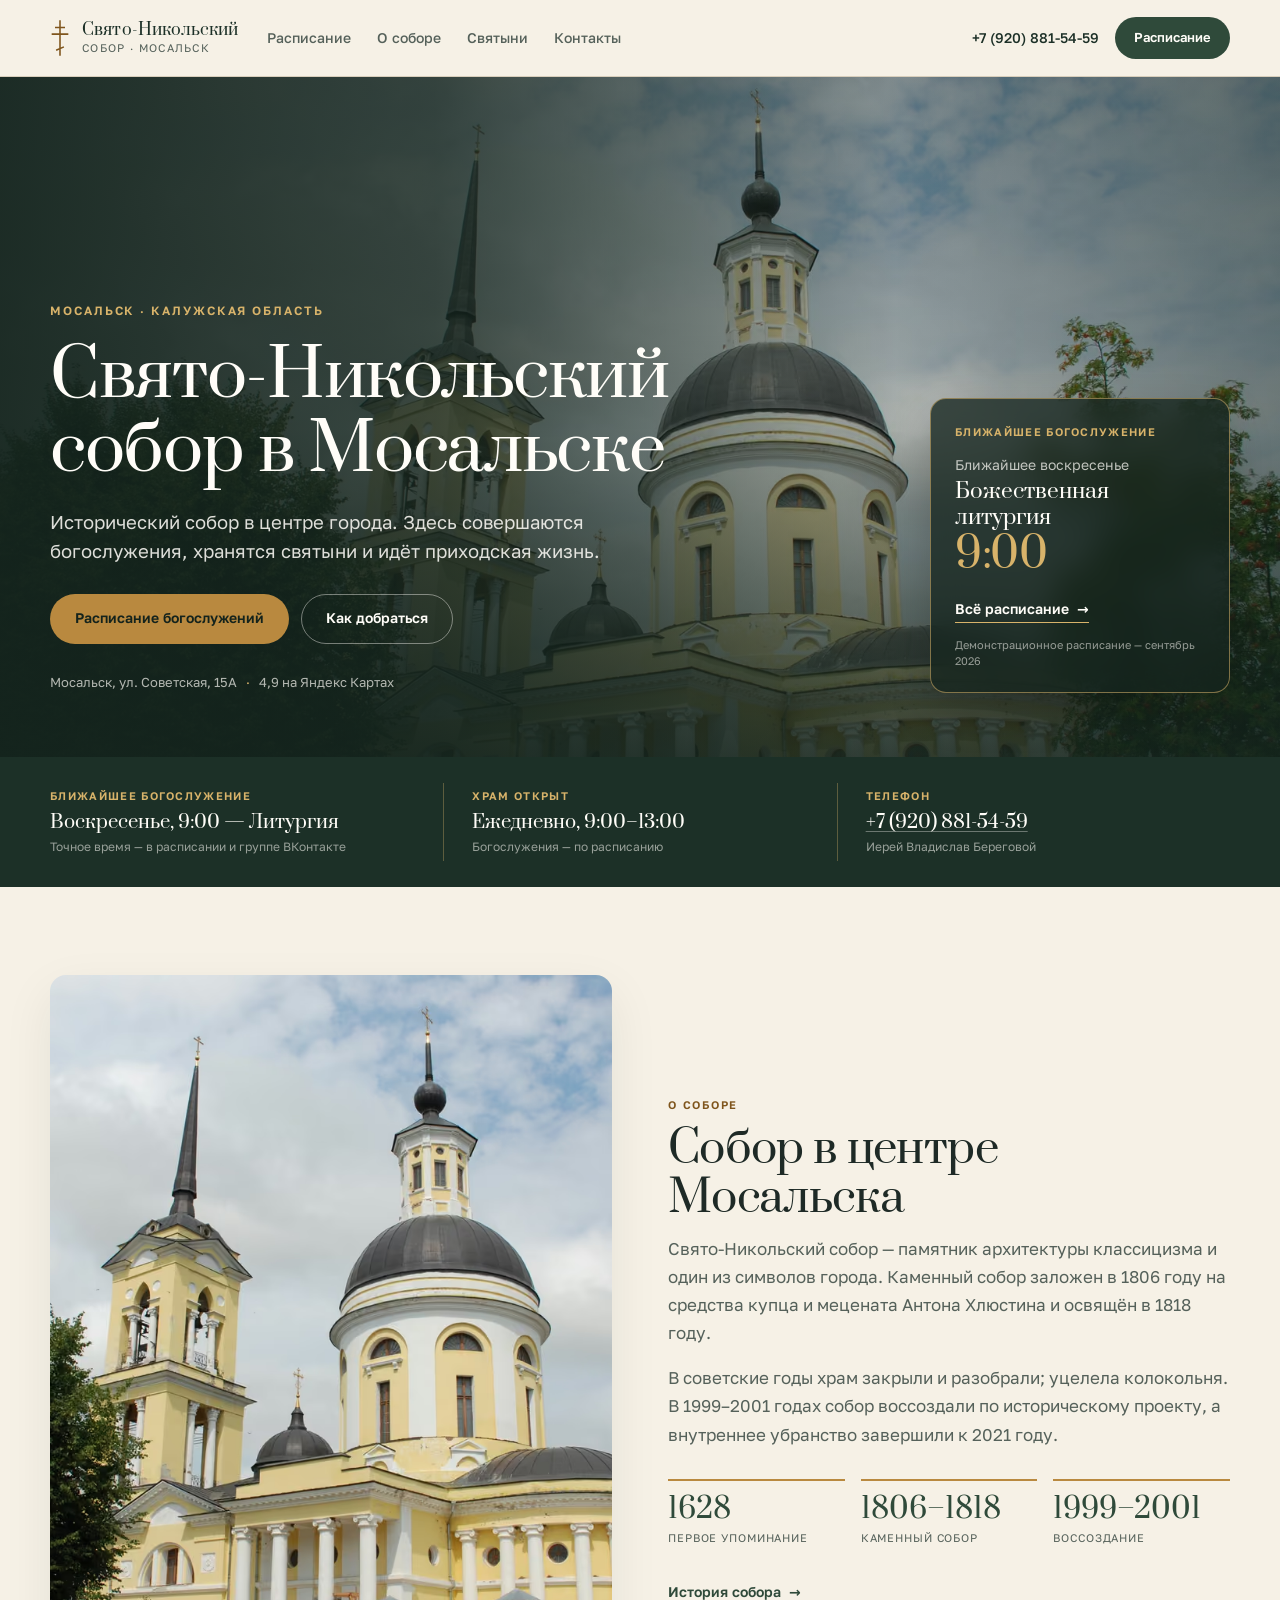
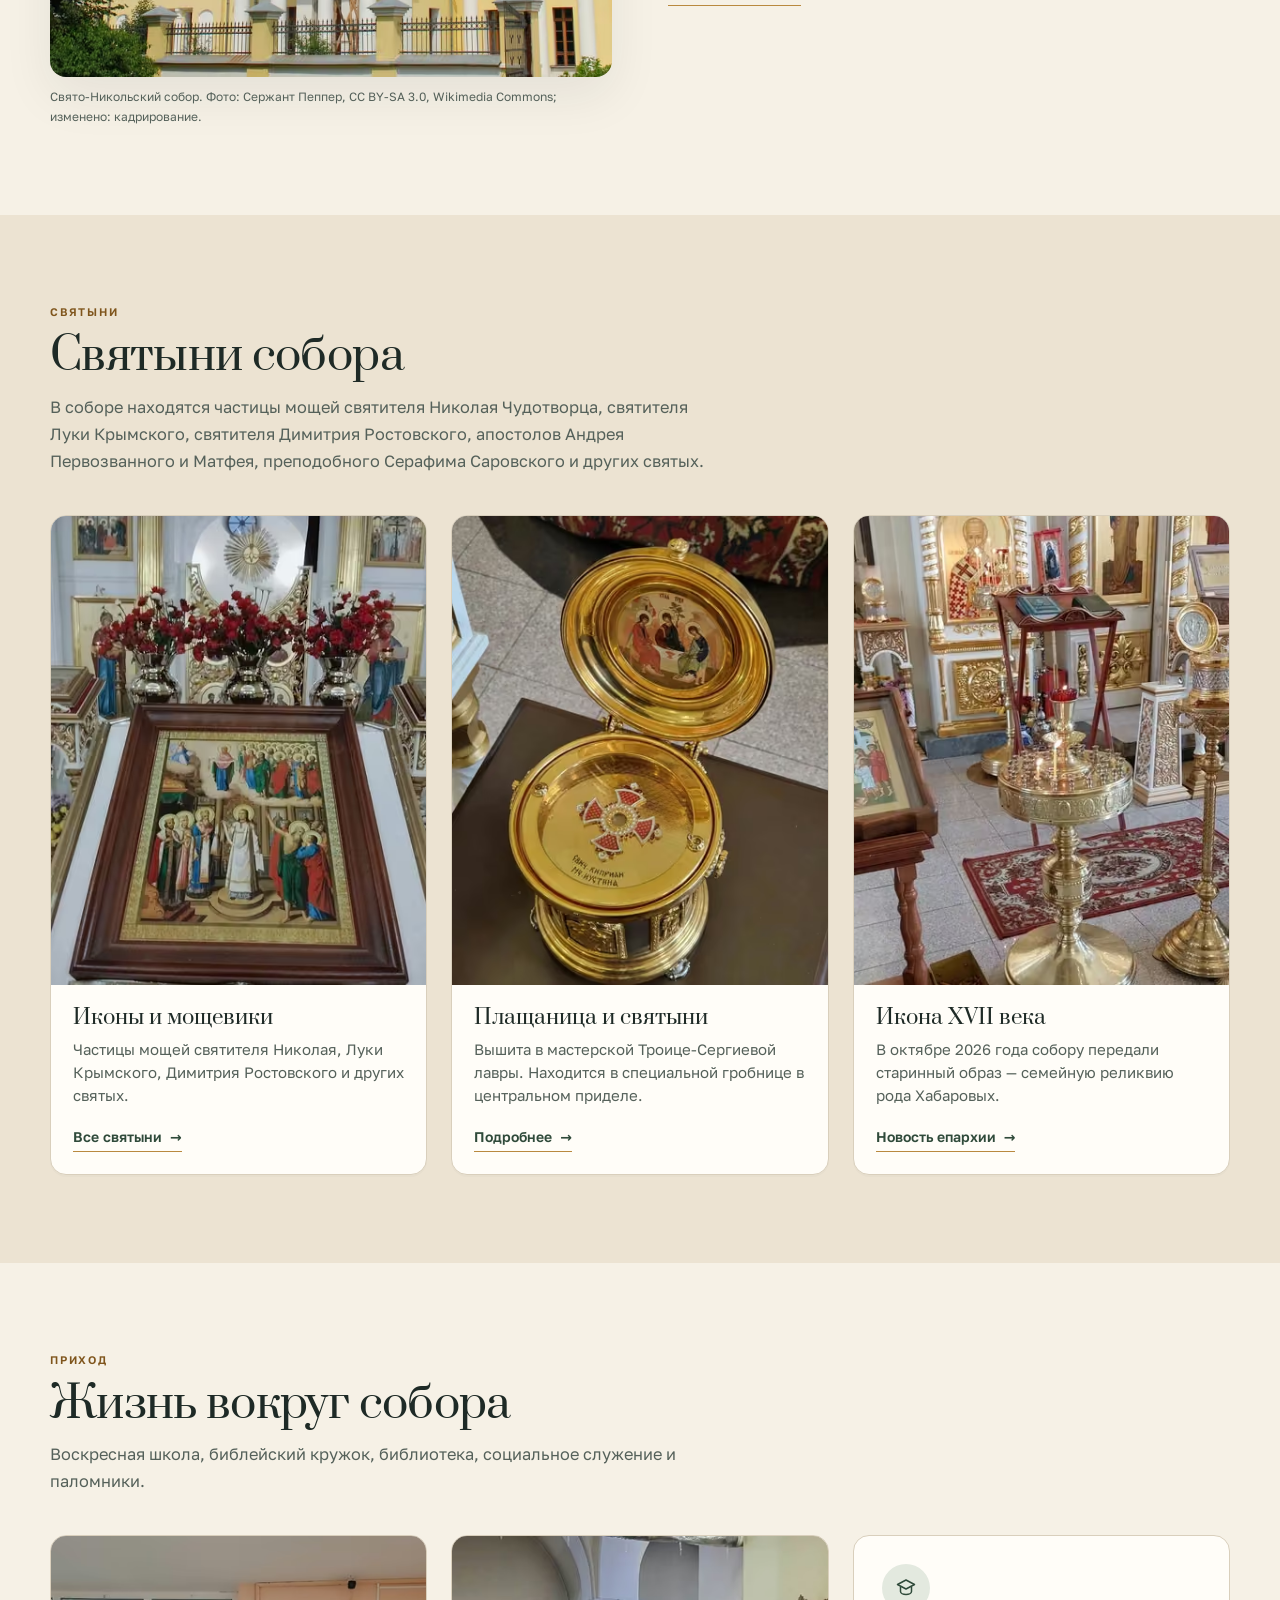
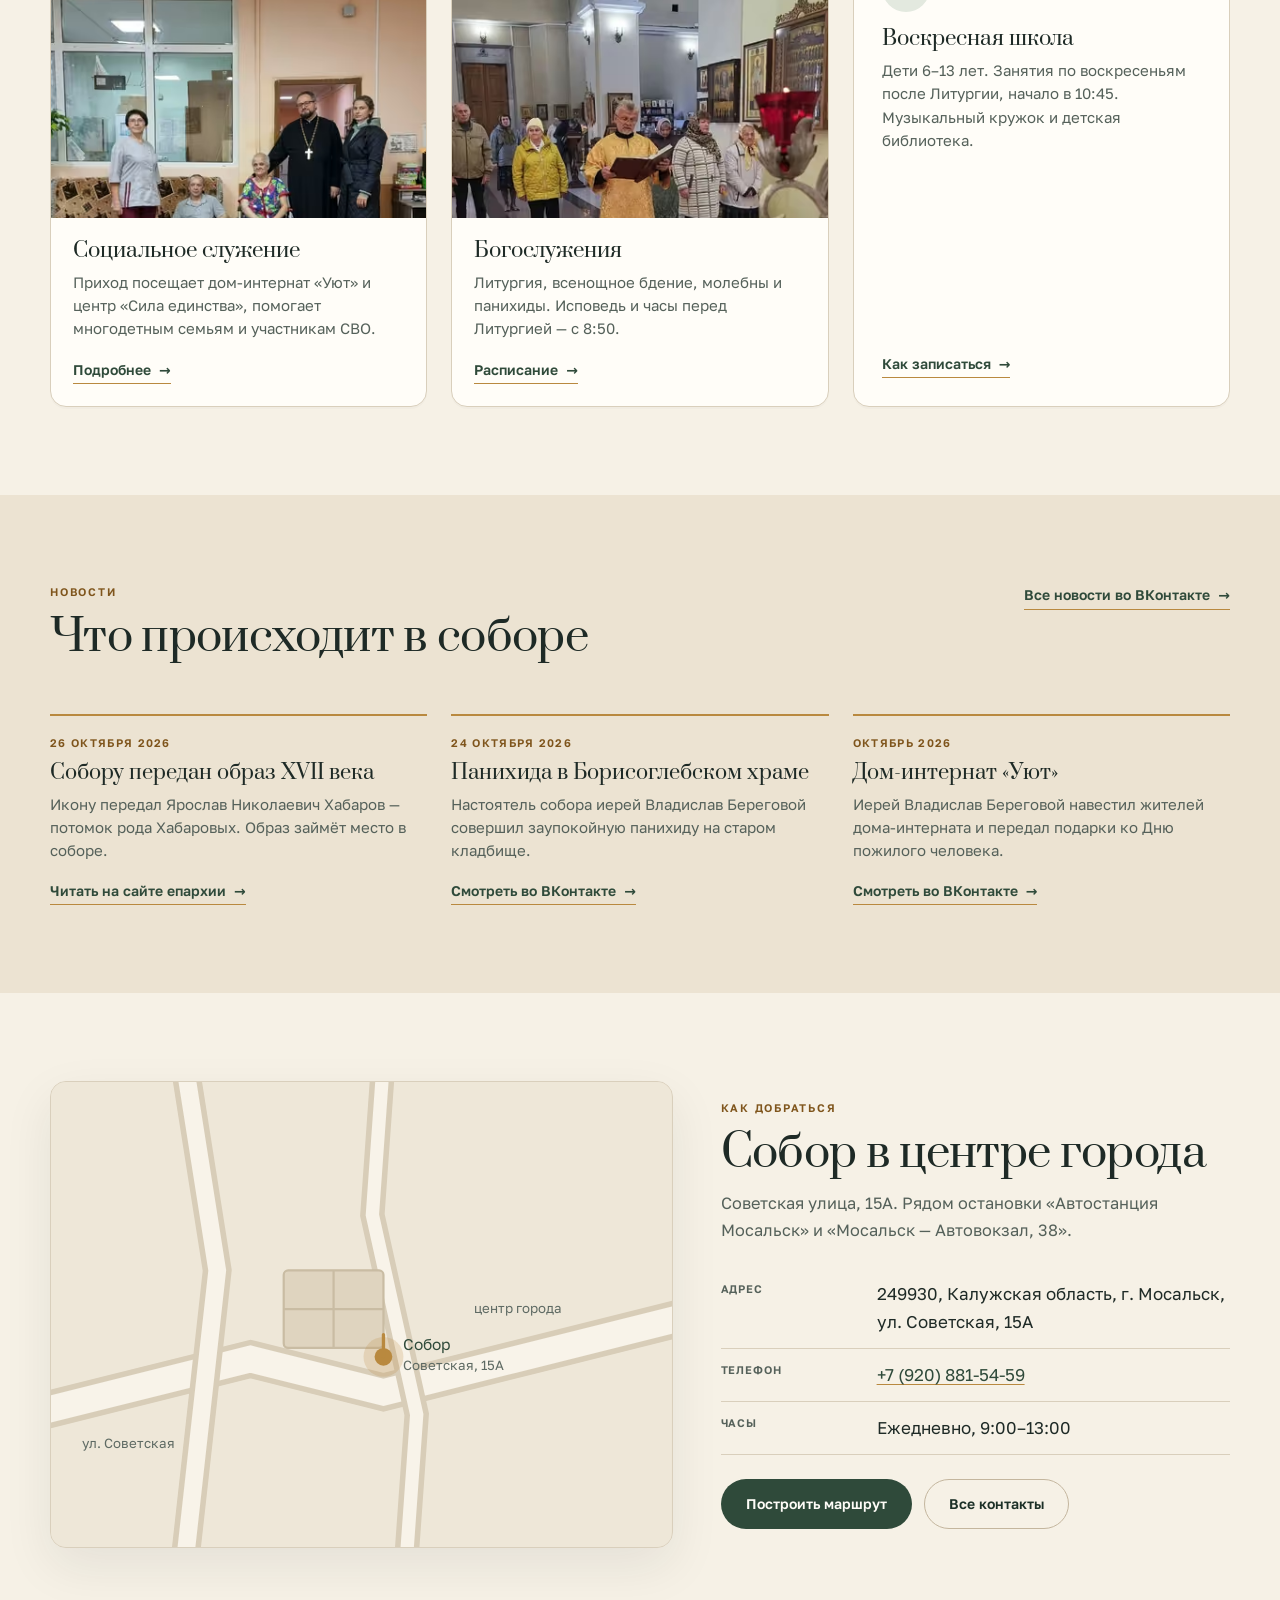
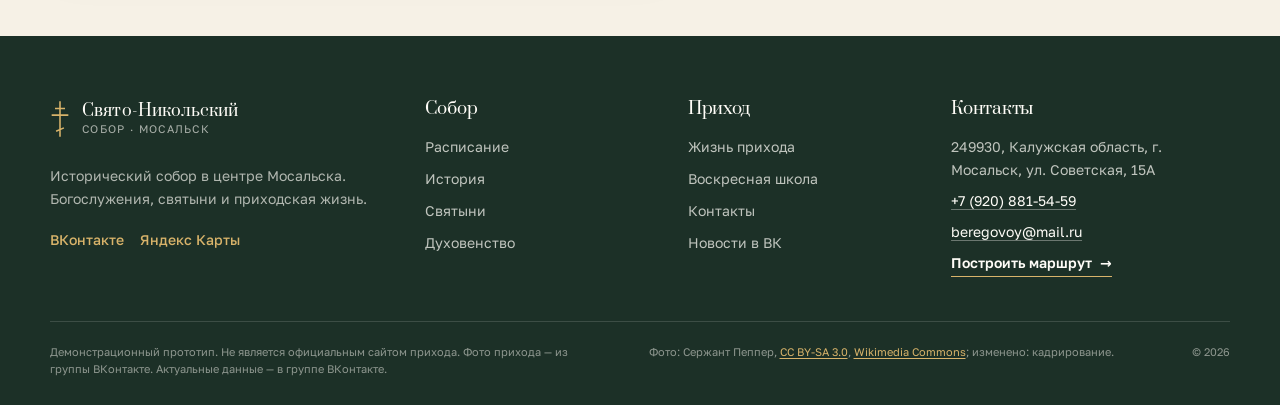
<file: index.html>
<!doctype html>
<html lang="ru">
<head>
  <meta charset="utf-8">
  <meta name="viewport" content="width=device-width, initial-scale=1">
  <title>Свято-Никольский собор в Мосальске — расписание богослужений</title>
  <meta name="description" content="Сайт Свято-Никольского собора г. Мосальска: расписание богослужений, история, святыни, воскресная школа и контакты. Адрес — Советская, 15А.">
  <meta name="robots" content="index, follow">
  <link rel="canonical" href="https://dankkoom187.github.io/mosalsk-nikolsky/">
  <meta name="theme-color" content="#1c3027">

  <meta property="og:type" content="website">
  <meta property="og:locale" content="ru_RU">
  <meta property="og:site_name" content="Свято-Никольский собор в Мосальске">
  <meta property="og:title" content="Свято-Никольский собор в Мосальске">
  <meta property="og:description" content="Сайт Свято-Никольского собора г. Мосальска: расписание богослужений, история, святыни, воскресная школа и контакты. Адрес — Советская, 15А.">
  <meta property="og:url" content="https://dankkoom187.github.io/mosalsk-nikolsky/">
  <meta property="og:image" content="https://dankkoom187.github.io/mosalsk-nikolsky/assets/img/og.jpg">
  <meta property="og:image:width" content="1200">
  <meta property="og:image:height" content="630">
  <meta property="og:image:alt" content="Свято-Никольский собор в Мосальске: жёлтое здание с колоннами и высокой колокольней">
  <meta name="twitter:card" content="summary_large_image">

  <link rel="icon" href="favicon.svg" type="image/svg+xml">
  <link rel="preload" href="assets/fonts/golos-text-cyrillic-400-normal.woff2" as="font" type="font/woff2" crossorigin>
  <link rel="preload" href="assets/fonts/prata-cyrillic-400-normal.woff2" as="font" type="font/woff2" crossorigin>
  <link rel="stylesheet" href="assets/styles.css">

  <script type="application/ld+json">
{
  "@context": "https://schema.org",
  "@graph": [
    {
      "@type": [
        "Church",
        "Organization"
      ],
      "name": "Свято-Никольский собор г. Мосальска",
      "alternateName": "Храм святителя Николая Чудотворца",
      "description": "Действующий православный собор в центре Мосальска. Памятник архитектуры классицизма, воссозданный в 1999–2001 годах.",
      "url": "https://dankkoom187.github.io/mosalsk-nikolsky/",
      "image": "https://dankkoom187.github.io/mosalsk-nikolsky/assets/img/og.jpg",
      "telephone": "+7 (920) 881-54-59",
      "address": {
        "@type": "PostalAddress",
        "streetAddress": "ул. Советская, 15А",
        "addressLocality": "Мосальск",
        "addressRegion": "Калужская область",
        "postalCode": "249930",
        "addressCountry": "RU"
      },
      "geo": {
        "@type": "GeoCoordinates",
        "latitude": 54.489344,
        "longitude": 34.981352
      },
      "openingHoursSpecification": [
        {
          "@type": "OpeningHoursSpecification",
          "dayOfWeek": [
            "Monday",
            "Tuesday",
            "Wednesday",
            "Thursday",
            "Friday",
            "Saturday",
            "Sunday"
          ],
          "opens": "09:00",
          "closes": "13:00"
        }
      ],
      "sameAs": [
        "https://vk.com/s_nik_s"
      ]
    },
    {
      "@type": "WebPage",
      "name": "Свято-Никольский собор в Мосальске — расписание богослужений",
      "description": "Сайт Свято-Никольского собора г. Мосальска: расписание богослужений, история, святыни, воскресная школа и контакты. Адрес — Советская, 15А.",
      "url": "https://dankkoom187.github.io/mosalsk-nikolsky/",
      "inLanguage": "ru-RU",
      "isPartOf": {
        "@type": "WebSite",
        "name": "Свято-Никольский собор",
        "url": "https://dankkoom187.github.io/mosalsk-nikolsky/"
      }
    }
  ]
}
  </script>
</head>
<body>
  <a class="skip-link" href="#main">Перейти к содержанию</a>

  <header class="site-header">
    <div class="container header__inner">
      <a class="brand" href="index.html">
        <svg class="brand__mark" viewBox="0 0 18 34" fill="none" aria-hidden="true">
          <path d="M9 1v32M4.5 7.5h9M1.5 13.5h15M12.5 25 5.5 28" stroke="currentColor" stroke-width="1.4"/>
        </svg>
        <span class="brand__text">
          <span class="brand__name">Свято-Никольский</span>
          <span class="brand__place">собор · Мосальск</span>
        </span>
      </a>

      <nav class="nav" aria-label="Основная навигация">
        <a class="nav__link" href="raspisanie.html">Расписание</a>
<a class="nav__link" href="hram.html">О соборе</a>
<a class="nav__link" href="hram.html#svyatyni">Святыни</a>
<a class="nav__link" href="kontakty.html">Контакты</a>
      </nav>

      <div class="header__actions">
        <a class="header__phone" href="tel:+79208815459">+7 (920) 881-54-59</a>
        <a class="btn btn--primary btn--small" href="raspisanie.html">Расписание</a>
        <button class="burger" type="button" aria-label="Открыть меню" aria-controls="mobile-menu" aria-expanded="false" data-menu-open>
          <span aria-hidden="true"></span>
          <span aria-hidden="true"></span>
          <span aria-hidden="true"></span>
        </button>
      </div>
    </div>
  </header>

  <noscript>
    <nav class="nojs-nav" aria-label="Навигация без JavaScript">
      <div class="container">
        <a href="index.html">Главная</a>
        <a href="raspisanie.html">Расписание</a>
        <a href="hram.html">О соборе</a>
        <a href="hram.html#svyatyni">Святыни</a>
        <a href="kontakty.html">Контакты</a>
      </div>
    </nav>
  </noscript>

  <div class="mobile-menu" id="mobile-menu" role="dialog" aria-modal="true" aria-label="Меню сайта" hidden>
    <div class="mobile-menu__top">
      <a class="brand" href="index.html" data-menu-close>
        <svg class="brand__mark" viewBox="0 0 18 34" fill="none" aria-hidden="true">
          <path d="M9 1v32M4.5 7.5h9M1.5 13.5h15M12.5 25 5.5 28" stroke="currentColor" stroke-width="1.4"/>
        </svg>
        <span class="brand__text">
          <span class="brand__name">Свято-Никольский</span>
          <span class="brand__place">собор · Мосальск</span>
        </span>
      </a>
      <button class="mobile-menu__close" type="button" aria-label="Закрыть меню" data-menu-close>×</button>
    </div>

    <nav class="mobile-menu__nav" aria-label="Мобильная навигация">
      <a class="mobile-menu__link is-active" href="index.html" aria-current="page">Главная</a>
<a class="mobile-menu__link" href="raspisanie.html">Расписание</a>
<a class="mobile-menu__link" href="hram.html">О соборе</a>
<a class="mobile-menu__link" href="hram.html#svyatyni">Святыни</a>
<a class="mobile-menu__link" href="kontakty.html">Контакты</a>
    </nav>

    <a class="btn btn--primary mobile-menu__cta" href="raspisanie.html">Расписание богослужений</a>

    <div class="mobile-menu__contact">
      <a href="tel:+79208815459">+7 (920) 881-54-59</a>
      <span>249930, Калужская область, г. Мосальск, ул. Советская, 15А</span>
      <a href="https://vk.com/s_nik_s" target="_blank" rel="noopener noreferrer">Группа ВКонтакте</a>
    </div>
  </div>

  <main id="main" tabindex="-1">
<section class="hero">
  <div class="hero__media" aria-hidden="true">
    <picture>
      <source type="image/avif" srcset="assets/img/hero-800.avif 800w, assets/img/hero-1200.avif 1200w, assets/img/hero-1600.avif 1600w, assets/img/hero-1920.avif 1920w" sizes="100vw">
      <source type="image/webp" srcset="assets/img/hero-800.webp 800w, assets/img/hero-1200.webp 1200w, assets/img/hero-1600.webp 1600w, assets/img/hero-1920.webp 1920w" sizes="100vw">
      <img class="hero__img" src="assets/img/hero-1600.jpg" srcset="assets/img/hero-800.jpg 800w, assets/img/hero-1200.jpg 1200w, assets/img/hero-1600.jpg 1600w, assets/img/hero-1920.jpg 1920w" sizes="100vw" alt="Свято-Никольский собор в Мосальске: жёлтое здание с белыми колоннами, тёмным куполом и высокой колокольней" width="1600" height="1067" fetchpriority="high">
    </picture>
  </div>

  <div class="container hero__inner">
    <div class="hero__content">
      <p class="hero__eyebrow">Мосальск · Калужская область</p>
      <h1 class="hero__title">Свято-Никольский собор в Мосальске</h1>
      <p class="hero__lead">Исторический собор в центре города. Здесь совершаются богослужения, хранятся святыни и идёт приходская жизнь.</p>
      <div class="hero__actions">
        <a class="btn btn--gold" href="raspisanie.html">Расписание богослужений</a>
        <a class="btn btn--ghost-light" href="kontakty.html">Как добраться</a>
      </div>
      <ul class="hero__meta">
        <li>Мосальск, ул. Советская, 15А</li>
        <li>4,9 на Яндекс Картах</li>
      </ul>
    </div>

    <aside class="hero__card" aria-label="Ближайшее богослужение">
      <p class="hero__card-label">Ближайшее богослужение</p>
      <p class="hero__card-date" data-next-date>Ближайшее воскресенье</p>
      <p class="hero__card-service" data-next-service>Божественная литургия</p>
      <p class="hero__card-time" data-next-time>9:00</p>
      <a class="link-arrow link-arrow--light" href="raspisanie.html">Всё расписание</a>
      <p class="hero__card-note">Демонстрационное расписание — сентябрь 2026</p>
    </aside>
  </div>
</section>

<section class="today-band" aria-label="Сегодня в соборе">
  <div class="container today-band__grid">
    <div class="today-band__item">
      <p class="today-band__label">Ближайшее богослужение</p>
      <p class="today-band__value" data-next-service>Воскресенье, 9:00 — Литургия</p>
      <p class="today-band__note" data-next-note>Точное время — в расписании и группе ВКонтакте</p>
    </div>
    <div class="today-band__item">
      <p class="today-band__label">Храм открыт</p>
      <p class="today-band__value">Ежедневно, 9:00–13:00</p>
      <p class="today-band__note">Богослужения — по расписанию</p>
    </div>
    <div class="today-band__item">
      <p class="today-band__label">Телефон</p>
      <p class="today-band__value"><a href="tel:+79208815459">+7 (920) 881-54-59</a></p>
      <p class="today-band__note">Иерей Владислав Береговой</p>
    </div>
  </div>
</section>

<section class="section" id="about">
  <div class="container">
    <div class="split">
      <figure class="figure">
        <picture>
          <source type="image/avif" srcset="assets/img/about-400.avif 400w, assets/img/about-720.avif 720w" sizes="(min-width: 900px) 42vw, 100vw">
          <source type="image/webp" srcset="assets/img/about-400.webp 400w, assets/img/about-720.webp 720w" sizes="(min-width: 900px) 42vw, 100vw">
          <img src="assets/img/about-720.jpg" srcset="assets/img/about-400.jpg 400w, assets/img/about-720.jpg 720w" sizes="(min-width: 900px) 42vw, 100vw" alt="Свято-Никольский собор летом, вид с площади" width="720" height="960" loading="lazy">
        </picture>
        <figcaption>Свято-Никольский собор. Фото: Сержант Пеппер, CC BY-SA 3.0, Wikimedia Commons; изменено: кадрирование.</figcaption>
      </figure>

      <div class="split__body">
        <p class="eyebrow">О соборе</p>
        <h2 class="section__title">Собор в центре Мосальска</h2>
        <div class="prose">
          <p>Свято-Никольский собор — памятник архитектуры классицизма и один из символов города. Каменный собор заложен в 1806 году на средства купца и мецената Антона Хлюстина и освящён в 1818 году.</p>
          <p>В советские годы храм закрыли и разобрали; уцелела колокольня. В 1999–2001 годах собор воссоздали по историческому проекту, а внутреннее убранство завершили к 2021 году.</p>
        </div>
        <ul class="facts">
          <li class="fact"><span class="fact__num">1628</span><span class="fact__label">первое упоминание</span></li>
          <li class="fact"><span class="fact__num">1806–1818</span><span class="fact__label">каменный собор</span></li>
          <li class="fact"><span class="fact__num">1999–2001</span><span class="fact__label">воссоздание</span></li>
        </ul>
        <a class="link-arrow" href="hram.html">История собора</a>
      </div>
    </div>
  </div>
</section>

<section class="section section--paper" id="svyatyni">
  <div class="container">
    <div class="section__head">
      <p class="eyebrow">Святыни</p>
      <h2 class="section__title">Святыни собора</h2>
      <p class="section__lead">В соборе находятся частицы мощей святителя Николая Чудотворца, святителя Луки Крымского, святителя Димитрия Ростовского, апостолов Андрея Первозванного и Матфея, преподобного Серафима Саровского и других святых.</p>
    </div>

    <div class="cards cards--3">
      <article class="card">
        <div class="card__media">
          <picture>
            <source type="image/avif" srcset="assets/img/shrine-analoy-400.avif 400w, assets/img/shrine-analoy-800.avif 800w" sizes="(min-width: 900px) 30vw, 100vw">
            <source type="image/webp" srcset="assets/img/shrine-analoy-400.webp 400w, assets/img/shrine-analoy-800.webp 800w" sizes="(min-width: 900px) 30vw, 100vw">
            <img src="assets/img/shrine-analoy-800.jpg" srcset="assets/img/shrine-analoy-400.jpg 400w, assets/img/shrine-analoy-800.jpg 800w" sizes="(min-width: 900px) 30vw, 100vw" alt="Аналой с иконой и цветами в Свято-Никольском соборе" width="800" height="1000" loading="lazy">
          </picture>
        </div>
        <div class="card__body">
          <h3 class="card__title">Иконы и мощевики</h3>
          <p class="card__text">Частицы мощей святителя Николая, Луки Крымского, Димитрия Ростовского и других святых.</p>
          <a class="link-arrow" href="hram.html#svyatyni">Все святыни</a>
        </div>
      </article>

      <article class="card">
        <div class="card__media">
          <picture>
            <source type="image/avif" srcset="assets/img/shrine-reliquary-400.avif 400w, assets/img/shrine-reliquary-800.avif 800w" sizes="(min-width: 900px) 30vw, 100vw">
            <source type="image/webp" srcset="assets/img/shrine-reliquary-400.webp 400w, assets/img/shrine-reliquary-800.webp 800w" sizes="(min-width: 900px) 30vw, 100vw">
            <img src="assets/img/shrine-reliquary-800.jpg" srcset="assets/img/shrine-reliquary-400.jpg 400w, assets/img/shrine-reliquary-800.jpg 800w" sizes="(min-width: 900px) 30vw, 100vw" alt="Золотой мощевик с частицей мощей в соборе" width="800" height="1000" loading="lazy">
          </picture>
        </div>
        <div class="card__body">
          <h3 class="card__title">Плащаница и святыни</h3>
          <p class="card__text">Вышита в мастерской Троице-Сергиевой лавры. Находится в специальной гробнице в центральном приделе.</p>
          <a class="link-arrow" href="hram.html#svyatyni">Подробнее</a>
        </div>
      </article>

      <article class="card">
        <div class="card__media">
          <picture>
            <source type="image/avif" srcset="assets/img/interior-400.avif 400w, assets/img/interior-800.avif 800w" sizes="(min-width: 900px) 30vw, 100vw">
            <source type="image/webp" srcset="assets/img/interior-400.webp 400w, assets/img/interior-800.webp 800w" sizes="(min-width: 900px) 30vw, 100vw">
            <img src="assets/img/interior-800.jpg" srcset="assets/img/interior-400.jpg 400w, assets/img/interior-800.jpg 800w" sizes="(min-width: 900px) 30vw, 100vw" alt="Интерьер Свято-Никольского собора: иконы, свечи, убранство" width="800" height="1000" loading="lazy">
          </picture>
        </div>
        <div class="card__body">
          <h3 class="card__title">Икона XVII века</h3>
          <p class="card__text">В октябре 2026 года собору передали старинный образ — семейную реликвию рода Хабаровых.</p>
          <a class="link-arrow" href="https://pesochny-eparhia.cerkov.ru/2026/10/26/v-nikolskom-sobore-mosalska-molitvenno-vstretili-den-pamyati-otcov-vii-vselenskogo-sobora/" target="_blank" rel="noopener noreferrer">Новость епархии</a>
        </div>
      </article>
    </div>
  </div>
</section>

<section class="section" id="prihod">
  <div class="container">
    <div class="section__head">
      <p class="eyebrow">Приход</p>
      <h2 class="section__title">Жизнь вокруг собора</h2>
      <p class="section__lead">Воскресная школа, библейский кружок, библиотека, социальное служение и паломники.</p>
    </div>

    <div class="cards cards--3">
      <article class="card card--horizontal">
        <div class="card__media card__media--wide">
          <picture>
            <source type="image/avif" srcset="assets/img/community-social-400.avif 400w, assets/img/community-social-800.avif 800w" sizes="(min-width: 900px) 30vw, 100vw">
            <source type="image/webp" srcset="assets/img/community-social-400.webp 400w, assets/img/community-social-800.webp 800w" sizes="(min-width: 900px) 30vw, 100vw">
            <img src="assets/img/community-social-800.jpg" srcset="assets/img/community-social-400.jpg 400w, assets/img/community-social-800.jpg 800w" sizes="(min-width: 900px) 30vw, 100vw" alt="Священник и сотрудники дома-интерната «Уют» с подарками" width="800" height="1000" loading="lazy">
          </picture>
        </div>
        <div class="card__body">
          <h3 class="card__title">Социальное служение</h3>
          <p class="card__text">Приход посещает дом-интернат «Уют» и центр «Сила единства», помогает многодетным семьям и участникам СВО.</p>
          <a class="link-arrow" href="hram.html#prihod">Подробнее</a>
        </div>
      </article>

      <article class="card card--horizontal">
        <div class="card__media card__media--wide">
          <picture>
            <source type="image/avif" srcset="assets/img/community-liturgy-400.avif 400w, assets/img/community-liturgy-800.avif 800w" sizes="(min-width: 900px) 30vw, 100vw">
            <source type="image/webp" srcset="assets/img/community-liturgy-400.webp 400w, assets/img/community-liturgy-800.webp 800w" sizes="(min-width: 900px) 30vw, 100vw">
            <img src="assets/img/community-liturgy-800.jpg" srcset="assets/img/community-liturgy-400.jpg 400w, assets/img/community-liturgy-800.jpg 800w" sizes="(min-width: 900px) 30vw, 100vw" alt="Священник с книгой и прихожане на богослужении в соборе" width="800" height="1000" loading="lazy">
          </picture>
        </div>
        <div class="card__body">
          <h3 class="card__title">Богослужения</h3>
          <p class="card__text">Литургия, всенощное бдение, молебны и панихиды. Исповедь и часы перед Литургией — с 8:50.</p>
          <a class="link-arrow" href="raspisanie.html">Расписание</a>
        </div>
      </article>

      <article class="card card--text">
        <div class="card__body">
          <span class="card__icon" aria-hidden="true">
            <svg viewBox="0 0 24 24" fill="none"><path d="M12 4 3.5 8.5 12 13l8.5-4.5L12 4Z" stroke="currentColor" stroke-width="1.5" stroke-linejoin="round"/><path d="M6.5 11v4.5c0 1.7 2.5 3 5.5 3s5.5-1.3 5.5-3V11" stroke="currentColor" stroke-width="1.5" stroke-linecap="round"/></svg>
          </span>
          <h3 class="card__title">Воскресная школа</h3>
          <p class="card__text">Дети 6–13 лет. Занятия по воскресеньям после Литургии, начало в 10:45. Музыкальный кружок и детская библиотека.</p>
          <a class="link-arrow" href="hram.html#shkola">Как записаться</a>
        </div>
      </article>
    </div>
  </div>
</section>

<section class="section section--paper" id="news">
  <div class="container">
    <div class="section__head section__head--row">
      <div>
        <p class="eyebrow">Новости</p>
        <h2 class="section__title">Что происходит в соборе</h2>
      </div>
      <a class="link-arrow" href="https://vk.com/s_nik_s" target="_blank" rel="noopener noreferrer">Все новости во ВКонтакте</a>
    </div>

    <div class="news-grid">
      <article class="news-item">
        <time class="news-item__date" datetime="2026-10-26">26 октября 2026</time>
        <h3 class="news-item__title">Собору передан образ XVII века</h3>
        <p class="news-item__text">Икону передал Ярослав Николаевич Хабаров — потомок рода Хабаровых. Образ займёт место в соборе.</p>
        <a class="link-arrow" href="https://pesochny-eparhia.cerkov.ru/2026/10/26/v-nikolskom-sobore-mosalska-molitvenno-vstretili-den-pamyati-otcov-vii-vselenskogo-sobora/" target="_blank" rel="noopener noreferrer">Читать на сайте епархии</a>
      </article>

      <article class="news-item">
        <time class="news-item__date" datetime="2026-10-24">24 октября 2026</time>
        <h3 class="news-item__title">Панихида в Борисоглебском храме</h3>
        <p class="news-item__text">Настоятель собора иерей Владислав Береговой совершил заупокойную панихиду на старом кладбище.</p>
        <a class="link-arrow" href="https://vk.com/wall-117411861_4212" target="_blank" rel="noopener noreferrer">Смотреть во ВКонтакте</a>
      </article>

      <article class="news-item">
        <time class="news-item__date" datetime="2026-10">октябрь 2026</time>
        <h3 class="news-item__title">Дом-интернат «Уют»</h3>
        <p class="news-item__text">Иерей Владислав Береговой навестил жителей дома-интерната и передал подарки ко Дню пожилого человека.</p>
        <a class="link-arrow" href="https://vk.com/wall-117411861_4193" target="_blank" rel="noopener noreferrer">Смотреть во ВКонтакте</a>
      </article>
    </div>
  </div>
</section>

<section class="section" id="route">
  <div class="container">
    <div class="map-block">
      <div class="map-block__map" role="img" aria-label="Схема: собор в центре Мосальска, на улице Советской">
        <svg viewBox="0 0 560 420" class="map-svg" aria-hidden="true">
          <rect width="560" height="420" fill="#eee7d8"/>
          <path d="M-20 300 180 250 300 280 580 210" stroke="#d8cdb8" stroke-width="34" fill="none"/>
          <path d="M-20 300 180 250 300 280 580 210" stroke="#f8f3e9" stroke-width="24" fill="none"/>
          <path d="M120 -20 150 170 120 440" stroke="#d8cdb8" stroke-width="26" fill="none"/>
          <path d="M120 -20 150 170 120 440" stroke="#f8f3e9" stroke-width="16" fill="none"/>
          <path d="M300 -20 290 120 330 300 320 440" stroke="#d8cdb8" stroke-width="22" fill="none"/>
          <path d="M300 -20 290 120 330 300 320 440" stroke="#f8f3e9" stroke-width="12" fill="none"/>
          <rect x="210" y="170" width="90" height="70" rx="4" fill="#dfd4bf"/>
          <rect x="210" y="170" width="90" height="70" rx="4" fill="none" stroke="#c9bca3" stroke-width="2"/>
          <path d="M255 170v70M210 205h90" stroke="#c9bca3" stroke-width="2"/>
          <circle cx="300" cy="248" r="18" fill="#b9893f" opacity=".22"/>
          <circle cx="300" cy="248" r="8" fill="#b9893f"/>
          <path d="M300 248v-20" stroke="#b9893f" stroke-width="3" stroke-linecap="round"/>
          <text x="318" y="242" font-family="Golos Text, sans-serif" font-size="14" fill="#2f4a3a">Собор</text>
          <text x="318" y="260" font-family="Golos Text, sans-serif" font-size="12" fill="#5e6a63">Советская, 15А</text>
          <text x="28" y="330" font-family="Golos Text, sans-serif" font-size="12" fill="#5e6a63">ул. Советская</text>
          <text x="382" y="208" font-family="Golos Text, sans-serif" font-size="12" fill="#5e6a63">центр города</text>
        </svg>
      </div>

      <div class="map-block__body">
        <p class="eyebrow">Как добраться</p>
        <h2 class="section__title">Собор в центре города</h2>
        <p class="section__lead">Советская улица, 15А. Рядом остановки «Автостанция Мосальск» и «Мосальск — Автовокзал, 38».</p>
        <ul class="contact-list">
          <li class="contact-item"><span class="contact-item__label">Адрес</span><span class="contact-item__value">249930, Калужская область, г. Мосальск, ул. Советская, 15А</span></li>
          <li class="contact-item"><span class="contact-item__label">Телефон</span><span class="contact-item__value"><a href="tel:+79208815459">+7 (920) 881-54-59</a></span></li>
          <li class="contact-item"><span class="contact-item__label">Часы</span><span class="contact-item__value">Ежедневно, 9:00–13:00</span></li>
        </ul>
        <div class="actions-row">
          <a class="btn btn--primary" href="https://yandex.ru/maps/?rtext=~54.489344%2C34.981352&rtt=auto" target="_blank" rel="noopener noreferrer">Построить маршрут</a>
          <a class="btn btn--ghost" href="kontakty.html">Все контакты</a>
        </div>
      </div>
    </div>
  </div>
</section>

  </main>

  <footer class="site-footer">
    <div class="container footer__grid">
      <div class="footer__brand">
        <a class="brand brand--light" href="index.html">
          <svg class="brand__mark" viewBox="0 0 18 34" fill="none" aria-hidden="true">
            <path d="M9 1v32M4.5 7.5h9M1.5 13.5h15M12.5 25 5.5 28" stroke="currentColor" stroke-width="1.4"/>
          </svg>
          <span class="brand__text">
            <span class="brand__name">Свято-Никольский</span>
            <span class="brand__place">собор · Мосальск</span>
          </span>
        </a>
        <p>Исторический собор в центре Мосальска. Богослужения, святыни и приходская жизнь.</p>
        <div class="footer__social" role="group" aria-label="Ссылки прихода">
          <a href="https://vk.com/s_nik_s" target="_blank" rel="noopener noreferrer">ВКонтакте</a>
          <a href="https://yandex.ru/maps/org/sobor_nikolaya_chudotvortsa_v_mosalske/1281664434/" target="_blank" rel="noopener noreferrer">Яндекс Карты</a>
        </div>
      </div>

      <div>
        <h2 class="footer__title">Собор</h2>
        <div class="footer__list">
          <a href="raspisanie.html">Расписание</a>
          <a href="hram.html">История</a>
          <a href="hram.html#svyatyni">Святыни</a>
          <a href="hram.html#duhovenstvo">Духовенство</a>
        </div>
      </div>

      <div>
        <h2 class="footer__title">Приход</h2>
        <div class="footer__list">
          <a href="hram.html#prihod">Жизнь прихода</a>
          <a href="hram.html#shkola">Воскресная школа</a>
          <a href="kontakty.html">Контакты</a>
          <a href="https://vk.com/s_nik_s" target="_blank" rel="noopener noreferrer">Новости в ВК</a>
        </div>
      </div>

      <div>
        <h2 class="footer__title">Контакты</h2>
        <address class="footer__contact">
          <span>249930, Калужская область, г. Мосальск, ул. Советская, 15А</span>
          <a href="tel:+79208815459">+7 (920) 881-54-59</a>
          <a href="mailto:beregovoy@mail.ru">beregovoy@mail.ru</a>
          <a class="link-arrow link-arrow--light" href="https://yandex.ru/maps/?rtext=~54.489344%2C34.981352&rtt=auto" target="_blank" rel="noopener noreferrer">Построить маршрут</a>
        </address>
      </div>
    </div>

    <div class="container footer__bottom">
      <p>Демонстрационный прототип. Не является официальным сайтом прихода. Фото прихода — из группы ВКонтакте. Актуальные данные — в группе ВКонтакте.</p>
      <p>Фото: Сержант Пеппер, <a href="https://creativecommons.org/licenses/by-sa/3.0/" target="_blank" rel="noopener noreferrer">CC BY-SA 3.0</a>, <a href="https://commons.wikimedia.org/wiki/File:Мосальск._Никольский_собор_(1818)..JPG" target="_blank" rel="noopener noreferrer">Wikimedia Commons</a>; изменено: кадрирование.</p>
      <p>© 2026</p>
    </div>
  </footer>

  <nav class="mobile-bar" aria-label="Быстрые действия">
    <a class="mobile-bar__link" href="raspisanie.html">
      <svg viewBox="0 0 24 24" fill="none" aria-hidden="true"><rect x="3.5" y="5.5" width="17" height="15" rx="2" stroke="currentColor" stroke-width="1.5"/><path d="M3.5 9.5h17M8 3.5v4M16 3.5v4" stroke="currentColor" stroke-width="1.5"/></svg>
      <span>Расписание</span>
    </a>
    <a class="mobile-bar__link" href="tel:+79208815459">
      <svg viewBox="0 0 24 24" fill="none" aria-hidden="true"><path d="M7.2 4.5 4.8 6.9c-.7.7-.9 1.6-.5 2.5 1.9 4.3 5.1 7.5 9.4 9.4.9.4 1.8.2 2.5-.5l2.4-2.4c.5-.5.4-1.2-.2-1.6l-3.2-2c-.5-.3-1.1-.2-1.5.3l-1 1.2c-1.8-1-3.2-2.4-4.2-4.2l1.2-1c.5-.4.6-1 .3-1.5l-2-3.2c-.4-.6-1.1-.7-1.6-.2Z" stroke="currentColor" stroke-width="1.5" stroke-linejoin="round"/></svg>
      <span>Позвонить</span>
    </a>
    <a class="mobile-bar__link" href="https://vk.com/s_nik_s" target="_blank" rel="noopener noreferrer">
      <svg viewBox="0 0 24 24" fill="none" aria-hidden="true"><path d="M4 8.5c.4 4.8 3 7.5 7.7 7.5H14v-2.6c1.7.2 3 1.4 3.5 2.6H20c-.5-2.1-2-3.8-3.6-4.6 1.5-.9 2.7-2.4 3.2-4.3h-2.4c-.5 1.3-1.7 2.5-3.2 2.8V8.5h-2.3v4.6c-1.7-.3-3.6-2-4.1-4.6H4Z" stroke="currentColor" stroke-width="1.4" stroke-linejoin="round"/></svg>
      <span>ВКонтакте</span>
    </a>
  </nav>

  <script type="application/json" id="schedule-data">[
  {
    "date": "2026-09-01",
    "weekday": "вторник",
    "feast": "Донской иконы Божией Матери",
    "service": "Молебен с акафистом",
    "time": "10:00",
    "place": "Собор",
    "date_label": "1 сентября",
    "note": ""
  },
  {
    "date": "2026-09-03",
    "weekday": "четверг",
    "feast": "—",
    "service": "Молебен с акафистом свт. Николаю",
    "time": "10:00",
    "place": "Собор",
    "date_label": "3 сентября",
    "note": ""
  },
  {
    "date": "2026-09-04",
    "weekday": "пятница",
    "feast": "Грузинской иконы Божией Матери. Престольный праздник",
    "service": "Божественная литургия",
    "time": "09:00",
    "place": "Собор",
    "date_label": "4 сентября",
    "note": ""
  },
  {
    "date": "2026-09-05",
    "weekday": "суббота",
    "feast": "—",
    "service": "Панихида",
    "time": "10:00",
    "place": "Собор",
    "date_label": "5 сентября",
    "note": ""
  },
  {
    "date": "2026-09-05",
    "weekday": "суббота",
    "feast": "—",
    "service": "Всенощное бдение",
    "time": "17:00",
    "place": "Собор",
    "date_label": "5 сентября",
    "note": ""
  },
  {
    "date": "2026-09-06",
    "weekday": "воскресенье",
    "feast": "Неделя 14-я по Пятидесятнице. Собор Московских святых",
    "service": "Божественная литургия, молебен",
    "time": "09:00",
    "place": "Собор",
    "date_label": "6 сентября",
    "note": ""
  },
  {
    "date": "2026-09-08",
    "weekday": "вторник",
    "feast": "Владимирской иконы Пресвятой Богородицы, мчч. Адриана и Наталии",
    "service": "Божественная литургия",
    "time": "09:00",
    "place": "Собор",
    "date_label": "8 сентября",
    "note": ""
  },
  {
    "date": "2026-09-10",
    "weekday": "четверг",
    "feast": "—",
    "service": "Молебен с акафистом свт. Николаю",
    "time": "10:00",
    "place": "Собор",
    "date_label": "10 сентября",
    "note": ""
  },
  {
    "date": "2026-09-10",
    "weekday": "четверг",
    "feast": "—",
    "service": "Всенощное бдение",
    "time": "17:00",
    "place": "Собор",
    "date_label": "10 сентября",
    "note": ""
  },
  {
    "date": "2026-09-11",
    "weekday": "пятница",
    "feast": "Усекновение главы Пророка, Предтечи и Крестителя Господня Иоанна",
    "service": "Божественная литургия",
    "time": "09:00",
    "place": "Собор",
    "date_label": "11 сентября",
    "note": ""
  },
  {
    "date": "2026-09-12",
    "weekday": "суббота",
    "feast": "Блгв. кн. Даниила Московского, блгв. кн. Александра Невского",
    "service": "Панихида",
    "time": "10:00",
    "place": "Собор",
    "date_label": "12 сентября",
    "note": ""
  },
  {
    "date": "2026-09-12",
    "weekday": "суббота",
    "feast": "—",
    "service": "Молебен",
    "time": "10:30",
    "place": "Собор",
    "date_label": "12 сентября",
    "note": ""
  },
  {
    "date": "2026-09-12",
    "weekday": "суббота",
    "feast": "—",
    "service": "Всенощное бдение",
    "time": "17:00",
    "place": "Собор",
    "date_label": "12 сентября",
    "note": ""
  },
  {
    "date": "2026-09-13",
    "weekday": "воскресенье",
    "feast": "Неделя 15-я по Пятидесятнице. Перенесение мощей блгв. кн. Петра и кн. Февронии, Муромских чудотворцев",
    "service": "Божественная литургия, молебен",
    "time": "09:00",
    "place": "Собор",
    "date_label": "13 сентября",
    "note": ""
  },
  {
    "date": "2026-09-15",
    "weekday": "вторник",
    "feast": "Калужской иконы Божией Матери. Прпп. Антония и Феодосия Киево-Печерских",
    "service": "Божественная литургия",
    "time": "09:00",
    "place": "Собор",
    "date_label": "15 сентября",
    "note": ""
  },
  {
    "date": "2026-09-17",
    "weekday": "четверг",
    "feast": "Иконы Божией Матери «Неопалимая Купина»",
    "service": "Молебен с акафистом",
    "time": "10:00",
    "place": "Собор",
    "date_label": "17 сентября",
    "note": ""
  },
  {
    "date": "2026-09-19",
    "weekday": "суббота",
    "feast": "Воспоминание чуда Архистратига Михаила, бывшего в Хонех",
    "service": "Панихида",
    "time": "10:00",
    "place": "Собор",
    "date_label": "19 сентября",
    "note": ""
  },
  {
    "date": "2026-09-19",
    "weekday": "суббота",
    "feast": "—",
    "service": "Молебен",
    "time": "10:00",
    "place": "Собор",
    "date_label": "19 сентября",
    "note": ""
  },
  {
    "date": "2026-09-19",
    "weekday": "суббота",
    "feast": "—",
    "service": "Всенощное бдение",
    "time": "17:00",
    "place": "Собор",
    "date_label": "19 сентября",
    "note": ""
  },
  {
    "date": "2026-09-20",
    "weekday": "воскресенье",
    "feast": "Неделя 16-я по Пятидесятнице. Прп. Макария Оптинского",
    "service": "Божественная литургия, молебен",
    "time": "09:00",
    "place": "Собор",
    "date_label": "20 сентября",
    "note": ""
  },
  {
    "date": "2026-09-20",
    "weekday": "воскресенье",
    "feast": "—",
    "service": "Всенощное бдение",
    "time": "17:00",
    "place": "Собор",
    "date_label": "20 сентября",
    "note": ""
  },
  {
    "date": "2026-09-21",
    "weekday": "понедельник",
    "feast": "Рождество Пресвятой Владычицы нашей Богородицы и Приснодевы Марии",
    "service": "Божественная литургия",
    "time": "09:00",
    "place": "Собор",
    "date_label": "21 сентября",
    "note": ""
  },
  {
    "date": "2026-09-24",
    "weekday": "четверг",
    "feast": "—",
    "service": "Молебен с акафистом свт. Николаю",
    "time": "10:00",
    "place": "Собор",
    "date_label": "24 сентября",
    "note": ""
  },
  {
    "date": "2026-09-26",
    "weekday": "суббота",
    "feast": "Память обновления храма Воскресения Христова в Иерусалиме (Воскресение словущее)",
    "service": "Божественная литургия пасхальным чином, крестный ход",
    "time": "09:00",
    "place": "Собор",
    "date_label": "26 сентября",
    "note": ""
  },
  {
    "date": "2026-09-26",
    "weekday": "суббота",
    "feast": "—",
    "service": "Всенощное бдение с выносом Креста Господня",
    "time": "17:00",
    "place": "Собор",
    "date_label": "26 сентября",
    "note": ""
  },
  {
    "date": "2026-09-27",
    "weekday": "воскресенье",
    "feast": "Неделя 17-я по Пятидесятнице. Воздвижение Честного и Животворящего Креста Господня. Свт. Иоанна Златоуста",
    "service": "Божественная литургия, молебен",
    "time": "09:00",
    "place": "Собор",
    "date_label": "27 сентября",
    "note": ""
  },
  {
    "date": "2026-09-27",
    "weekday": "воскресенье",
    "feast": "—",
    "service": "Всенощное бдение",
    "time": "17:00",
    "place": "Собор",
    "date_label": "27 сентября",
    "note": ""
  },
  {
    "date": "2026-09-30",
    "weekday": "среда",
    "feast": "Мцц. Веры, Надежды, Любови и матери их Софии",
    "service": "Молебен с акафистом",
    "time": "10:00",
    "place": "Собор",
    "date_label": "30 сентября",
    "note": ""
  }
]</script>
  <script src="assets/main.js" defer></script>
</body>
</html>
</file>
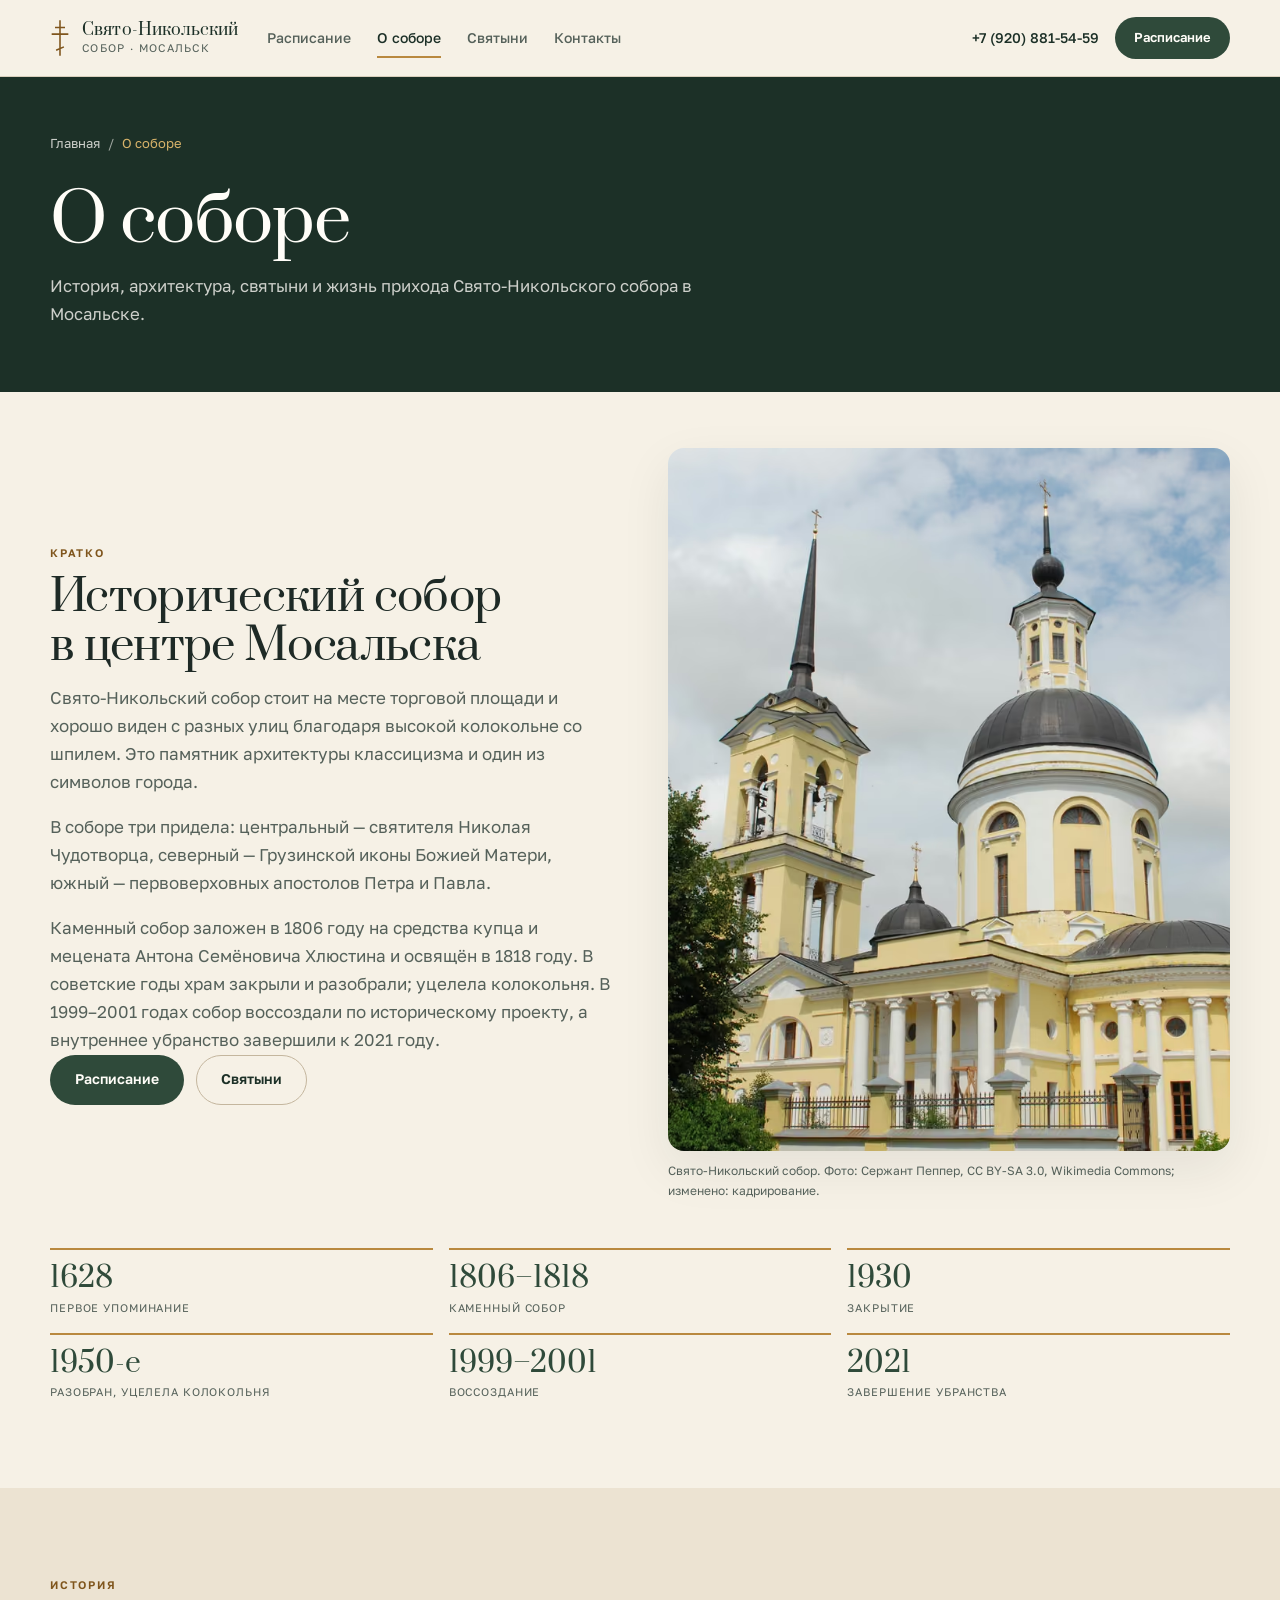
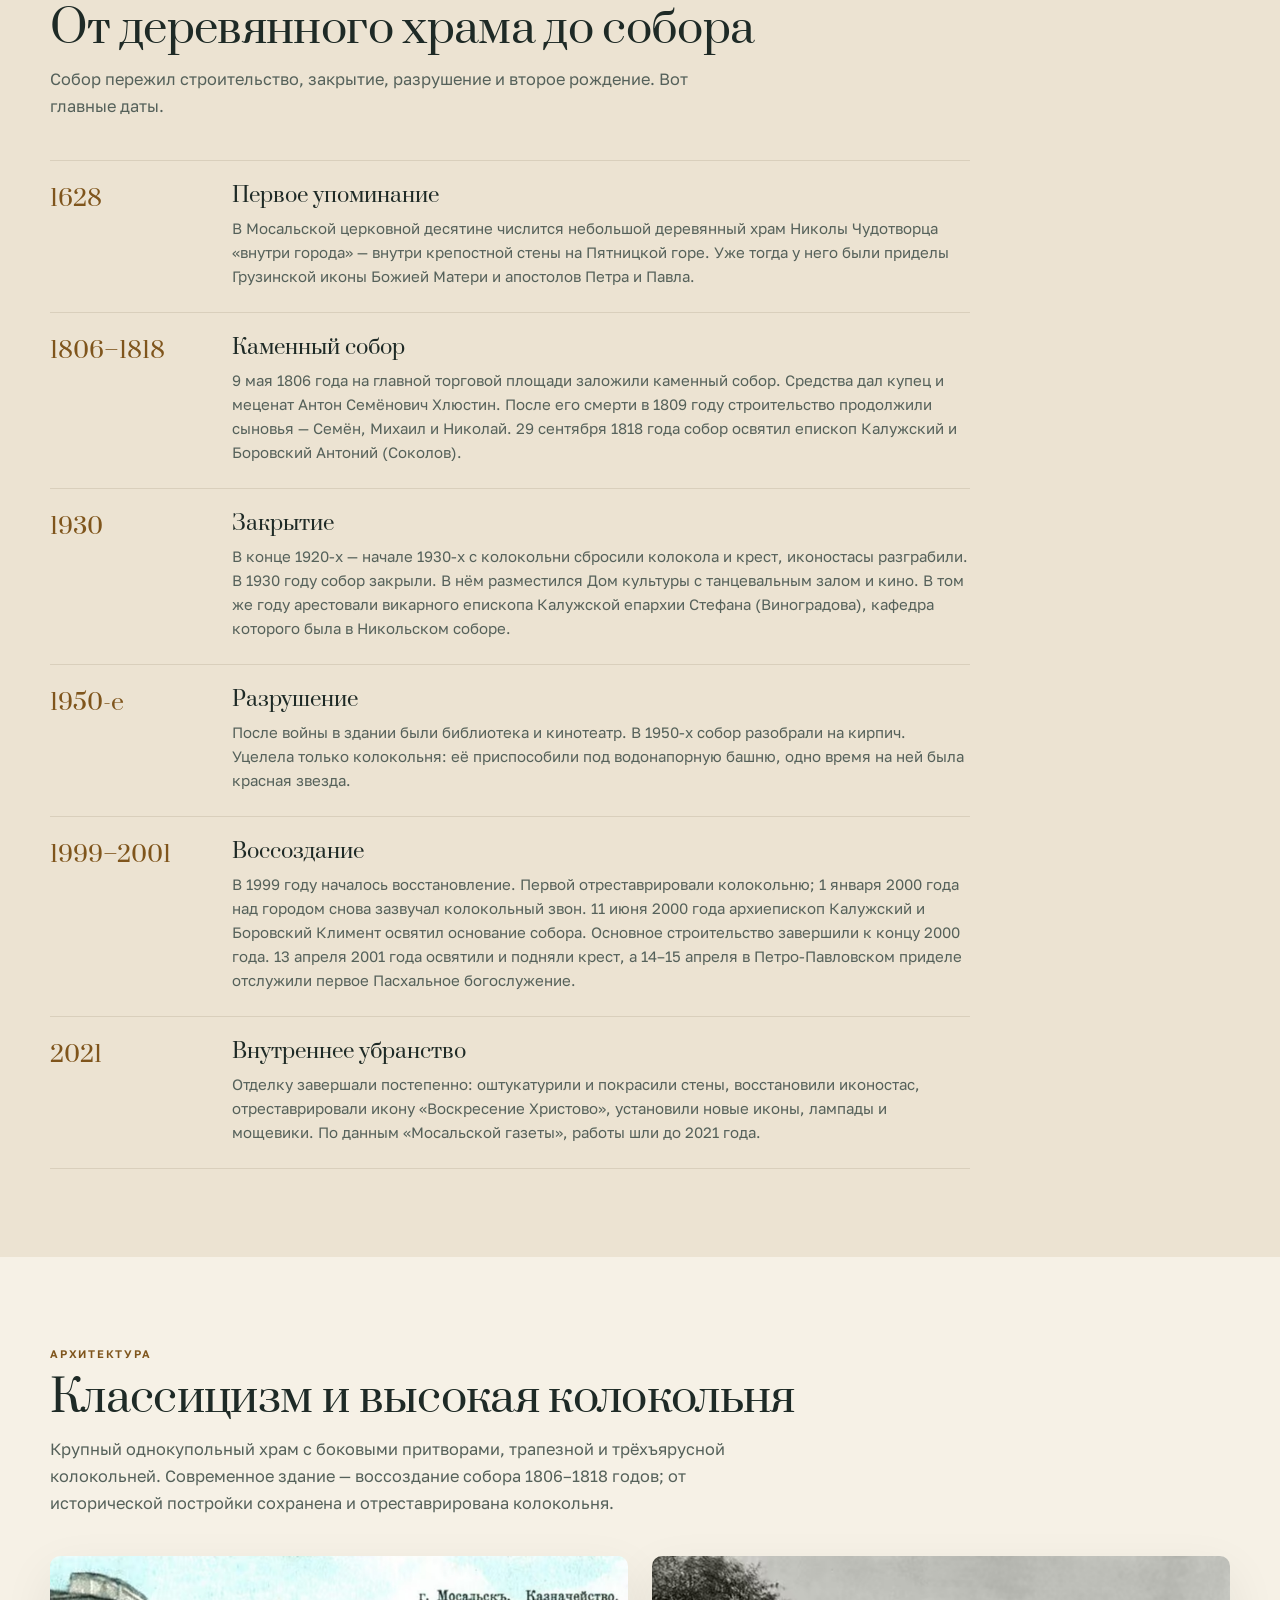
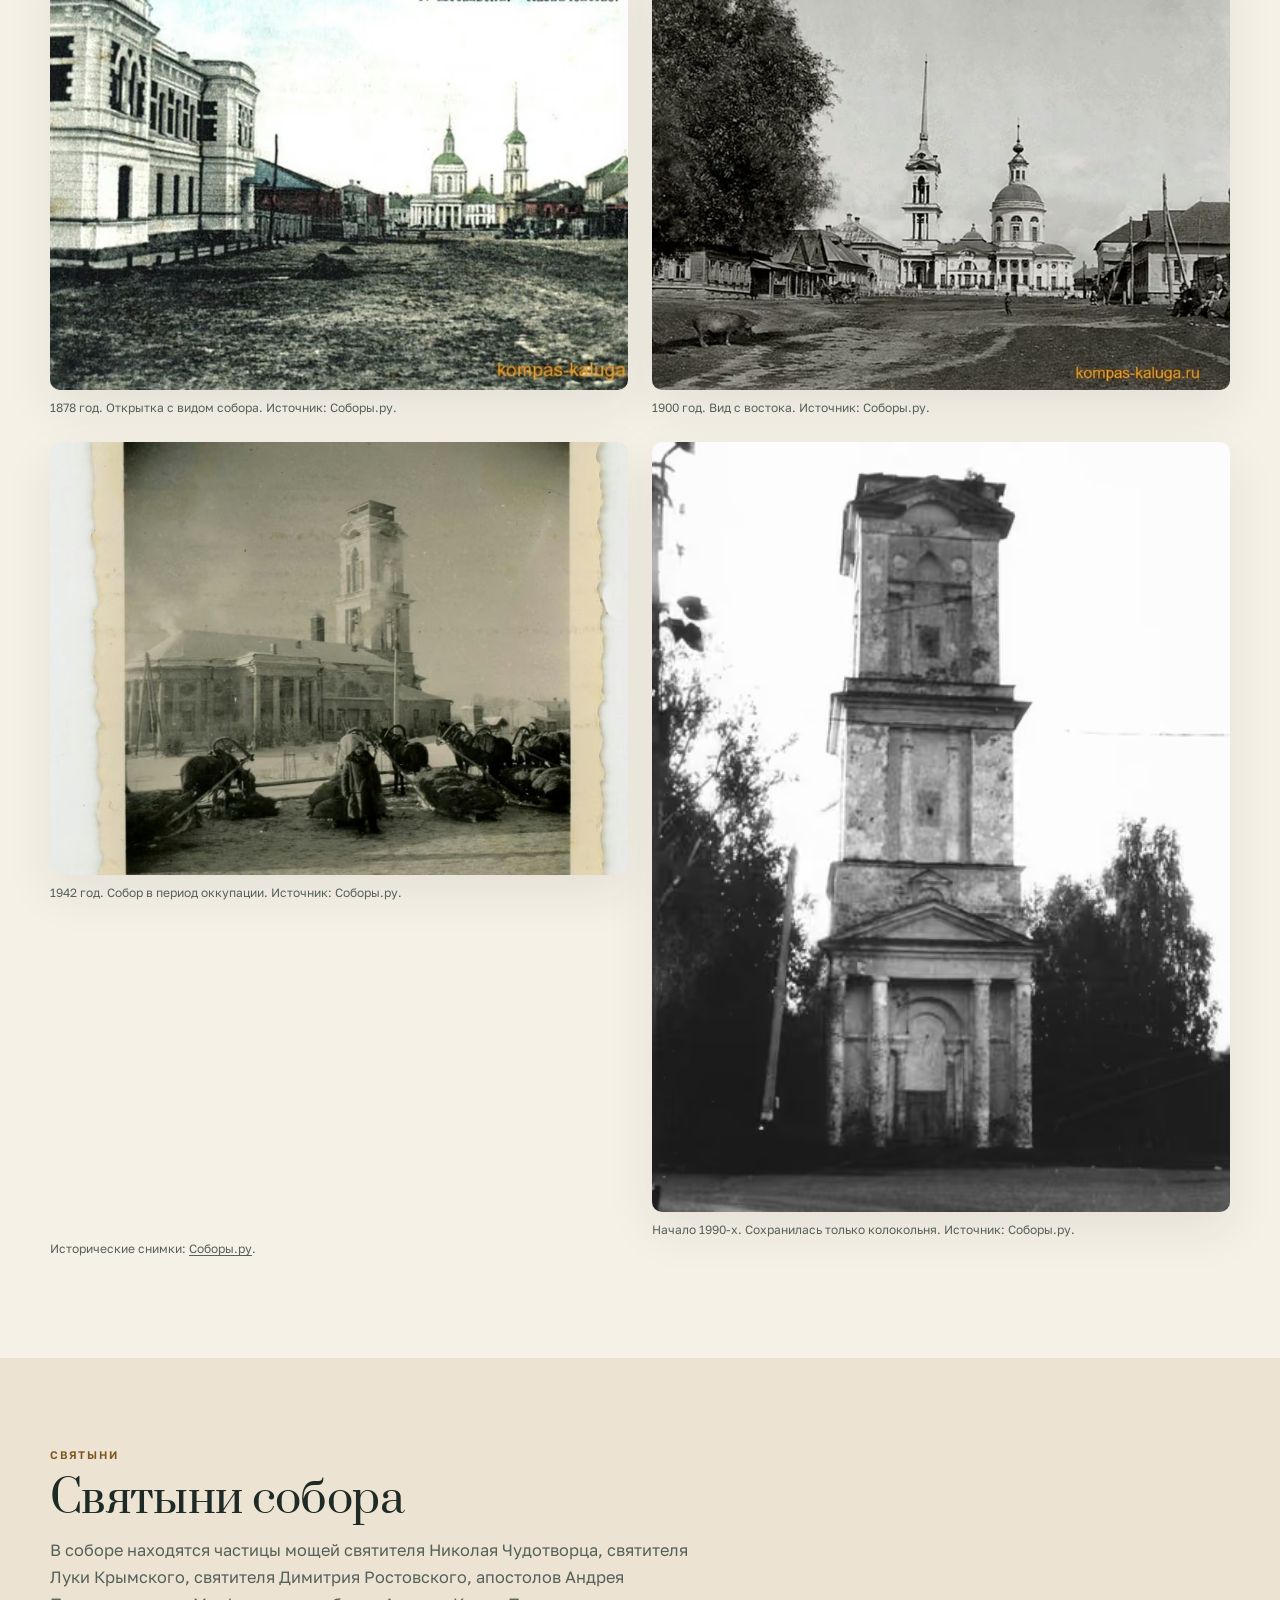
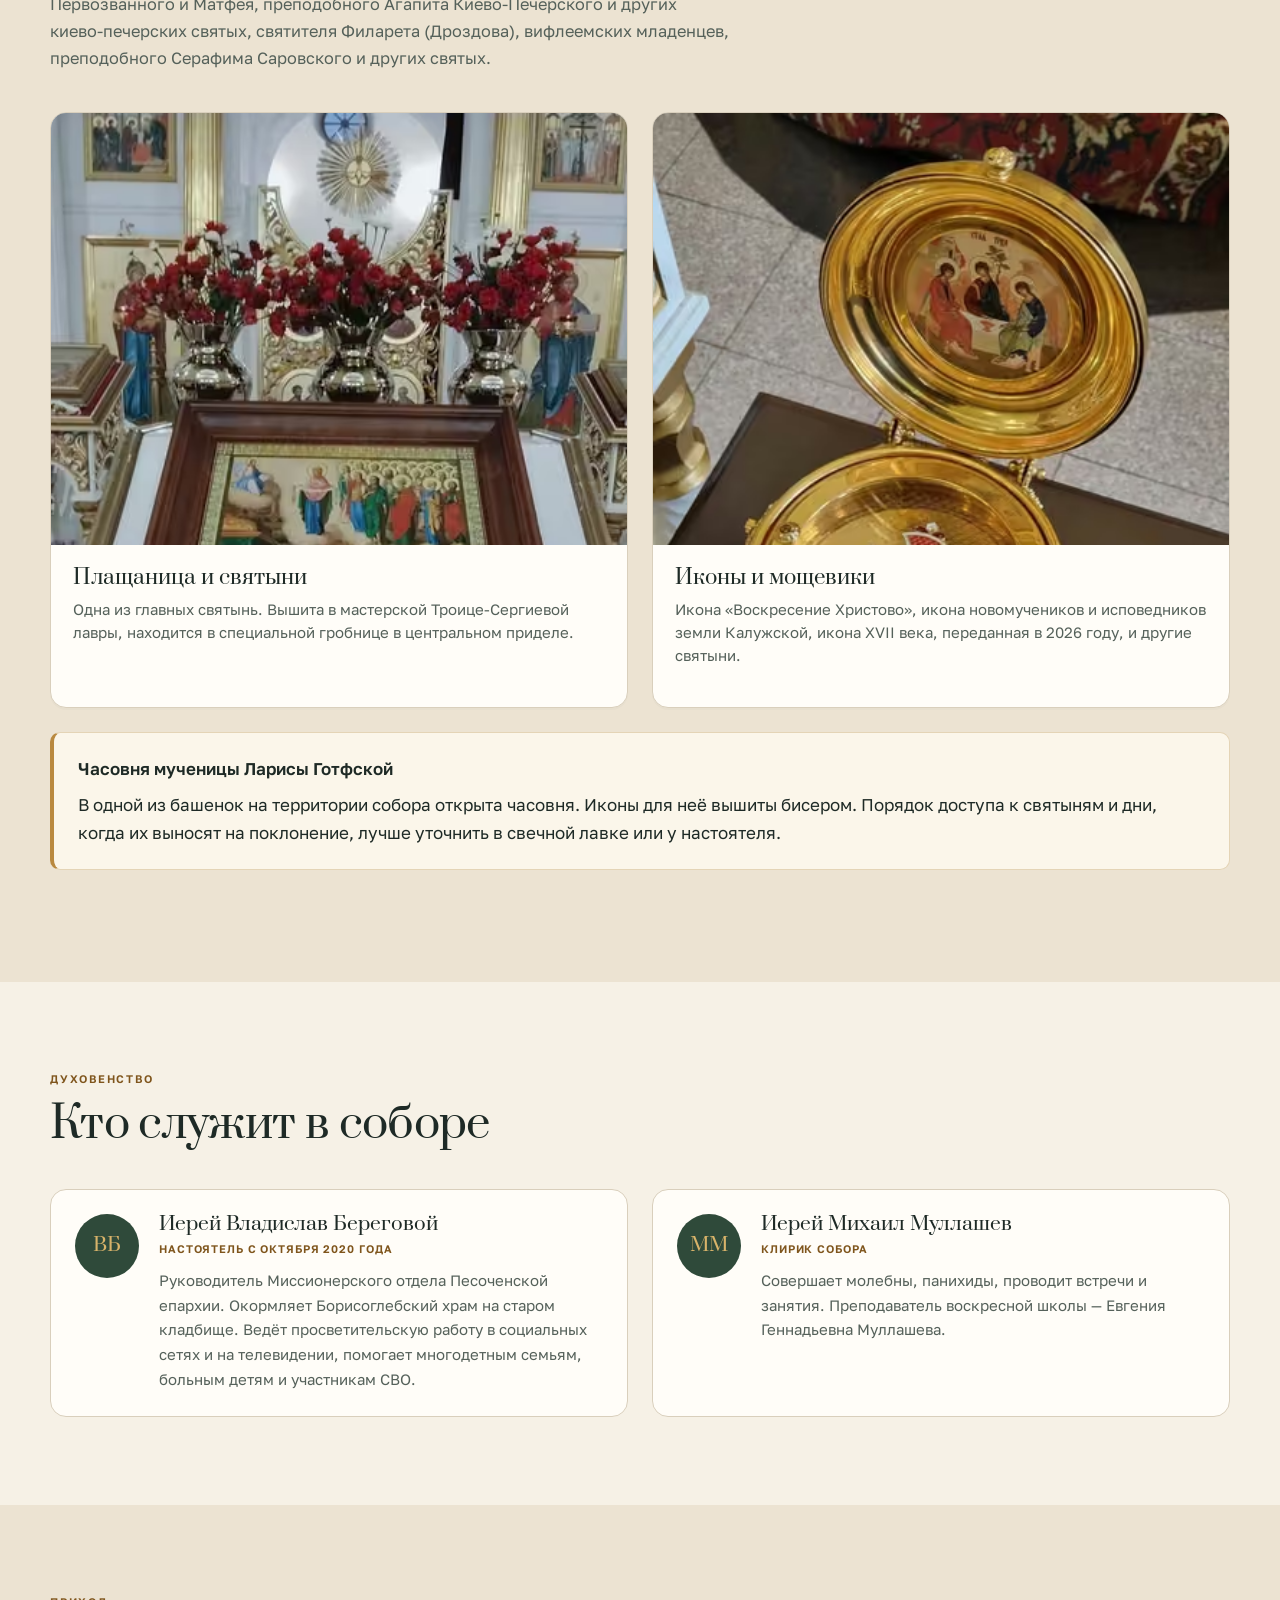
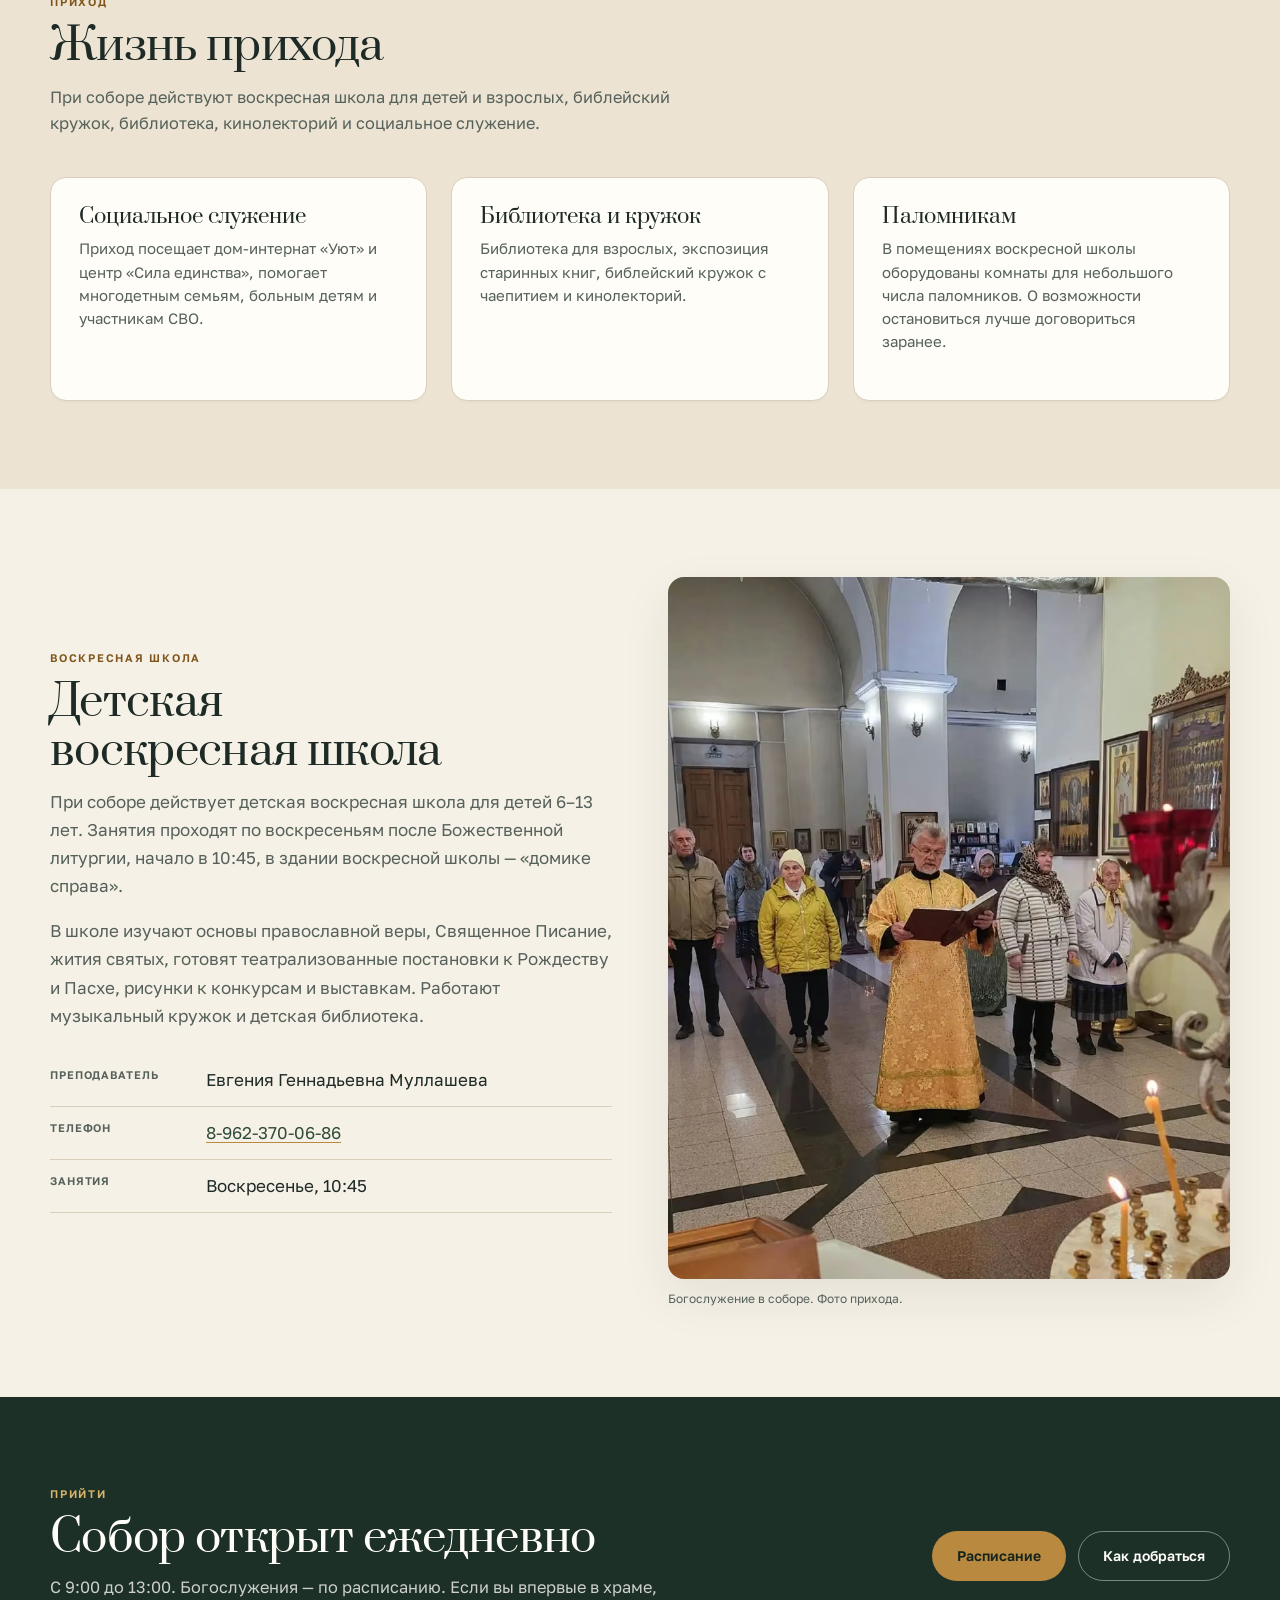
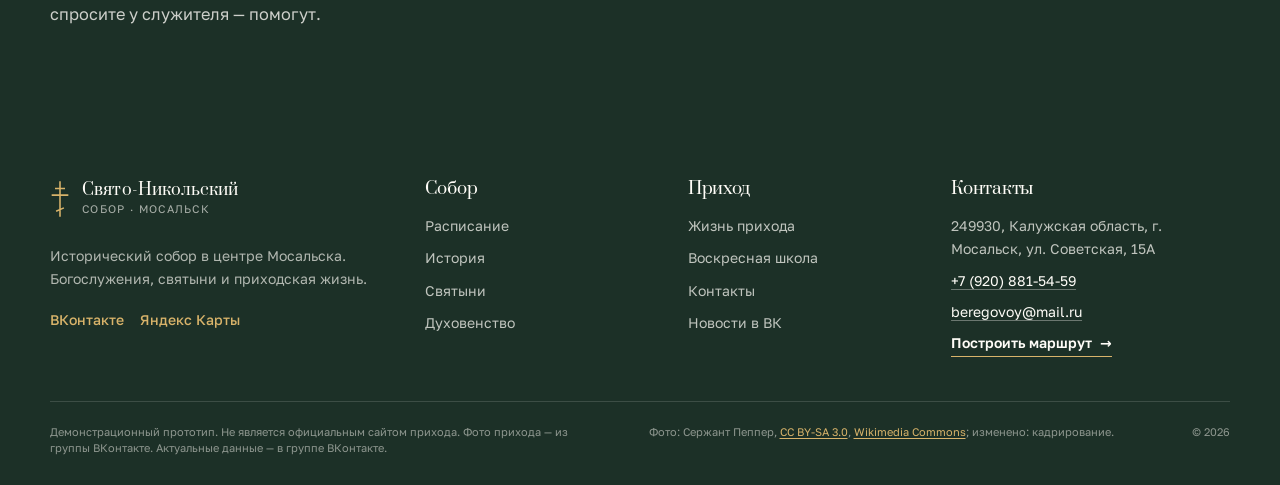
<file: hram.html>
<!doctype html>
<html lang="ru">
<head>
  <meta charset="utf-8">
  <meta name="viewport" content="width=device-width, initial-scale=1">
  <title>О Свято-Никольском соборе в Мосальске — история и святыни</title>
  <meta name="description" content="Свято-Никольский собор в Мосальске: три придела, история 1806–1818 годов, восстановление 1999–2001 годов, святыни, духовенство и жизнь прихода.">
  <meta name="robots" content="index, follow">
  <link rel="canonical" href="https://dankkoom187.github.io/mosalsk-nikolsky/hram.html">
  <meta name="theme-color" content="#1c3027">

  <meta property="og:type" content="website">
  <meta property="og:locale" content="ru_RU">
  <meta property="og:site_name" content="Свято-Никольский собор в Мосальске">
  <meta property="og:title" content="О Свято-Никольском соборе в Мосальске">
  <meta property="og:description" content="Свято-Никольский собор в Мосальске: три придела, история 1806–1818 годов, восстановление 1999–2001 годов, святыни, духовенство и жизнь прихода.">
  <meta property="og:url" content="https://dankkoom187.github.io/mosalsk-nikolsky/hram.html">
  <meta property="og:image" content="https://dankkoom187.github.io/mosalsk-nikolsky/assets/img/og.jpg">
  <meta property="og:image:width" content="1200">
  <meta property="og:image:height" content="630">
  <meta property="og:image:alt" content="Свято-Никольский собор в Мосальске, вид с площади">
  <meta name="twitter:card" content="summary_large_image">

  <link rel="icon" href="favicon.svg" type="image/svg+xml">
  <link rel="preload" href="assets/fonts/golos-text-cyrillic-400-normal.woff2" as="font" type="font/woff2" crossorigin>
  <link rel="preload" href="assets/fonts/prata-cyrillic-400-normal.woff2" as="font" type="font/woff2" crossorigin>
  <link rel="stylesheet" href="assets/styles.css">

  <script type="application/ld+json">
{
  "@context": "https://schema.org",
  "@graph": [
    {
      "@type": [
        "Church",
        "Organization"
      ],
      "name": "Свято-Никольский собор г. Мосальска",
      "alternateName": "Храм святителя Николая Чудотворца",
      "description": "Действующий православный собор в центре Мосальска. Памятник архитектуры классицизма, воссозданный в 1999–2001 годах.",
      "url": "https://dankkoom187.github.io/mosalsk-nikolsky/",
      "image": "https://dankkoom187.github.io/mosalsk-nikolsky/assets/img/og.jpg",
      "telephone": "+7 (920) 881-54-59",
      "address": {
        "@type": "PostalAddress",
        "streetAddress": "ул. Советская, 15А",
        "addressLocality": "Мосальск",
        "addressRegion": "Калужская область",
        "postalCode": "249930",
        "addressCountry": "RU"
      },
      "geo": {
        "@type": "GeoCoordinates",
        "latitude": 54.489344,
        "longitude": 34.981352
      },
      "openingHoursSpecification": [
        {
          "@type": "OpeningHoursSpecification",
          "dayOfWeek": [
            "Monday",
            "Tuesday",
            "Wednesday",
            "Thursday",
            "Friday",
            "Saturday",
            "Sunday"
          ],
          "opens": "09:00",
          "closes": "13:00"
        }
      ],
      "sameAs": [
        "https://vk.com/s_nik_s"
      ]
    },
    {
      "@type": "WebPage",
      "name": "О Свято-Никольском соборе в Мосальске — история и святыни",
      "description": "Свято-Никольский собор в Мосальске: три придела, история 1806–1818 годов, восстановление 1999–2001 годов, святыни, духовенство и жизнь прихода.",
      "url": "https://dankkoom187.github.io/mosalsk-nikolsky/hram.html",
      "inLanguage": "ru-RU",
      "isPartOf": {
        "@type": "WebSite",
        "name": "Свято-Никольский собор",
        "url": "https://dankkoom187.github.io/mosalsk-nikolsky/"
      }
    },
    {
      "@type": "BreadcrumbList",
      "itemListElement": [
        {
          "@type": "ListItem",
          "position": 1,
          "name": "Главная",
          "item": "https://dankkoom187.github.io/mosalsk-nikolsky/"
        },
        {
          "@type": "ListItem",
          "position": 2,
          "name": "О соборе",
          "item": "https://dankkoom187.github.io/mosalsk-nikolsky/hram.html"
        }
      ]
    }
  ]
}
  </script>
</head>
<body>
  <a class="skip-link" href="#main">Перейти к содержанию</a>

  <header class="site-header">
    <div class="container header__inner">
      <a class="brand" href="index.html">
        <svg class="brand__mark" viewBox="0 0 18 34" fill="none" aria-hidden="true">
          <path d="M9 1v32M4.5 7.5h9M1.5 13.5h15M12.5 25 5.5 28" stroke="currentColor" stroke-width="1.4"/>
        </svg>
        <span class="brand__text">
          <span class="brand__name">Свято-Никольский</span>
          <span class="brand__place">собор · Мосальск</span>
        </span>
      </a>

      <nav class="nav" aria-label="Основная навигация">
        <a class="nav__link" href="raspisanie.html">Расписание</a>
<a class="nav__link is-active" href="hram.html" aria-current="page">О соборе</a>
<a class="nav__link" href="hram.html#svyatyni">Святыни</a>
<a class="nav__link" href="kontakty.html">Контакты</a>
      </nav>

      <div class="header__actions">
        <a class="header__phone" href="tel:+79208815459">+7 (920) 881-54-59</a>
        <a class="btn btn--primary btn--small" href="raspisanie.html">Расписание</a>
        <button class="burger" type="button" aria-label="Открыть меню" aria-controls="mobile-menu" aria-expanded="false" data-menu-open>
          <span aria-hidden="true"></span>
          <span aria-hidden="true"></span>
          <span aria-hidden="true"></span>
        </button>
      </div>
    </div>
  </header>

  <noscript>
    <nav class="nojs-nav" aria-label="Навигация без JavaScript">
      <div class="container">
        <a href="index.html">Главная</a>
        <a href="raspisanie.html">Расписание</a>
        <a href="hram.html">О соборе</a>
        <a href="hram.html#svyatyni">Святыни</a>
        <a href="kontakty.html">Контакты</a>
      </div>
    </nav>
  </noscript>

  <div class="mobile-menu" id="mobile-menu" role="dialog" aria-modal="true" aria-label="Меню сайта" hidden>
    <div class="mobile-menu__top">
      <a class="brand" href="index.html" data-menu-close>
        <svg class="brand__mark" viewBox="0 0 18 34" fill="none" aria-hidden="true">
          <path d="M9 1v32M4.5 7.5h9M1.5 13.5h15M12.5 25 5.5 28" stroke="currentColor" stroke-width="1.4"/>
        </svg>
        <span class="brand__text">
          <span class="brand__name">Свято-Никольский</span>
          <span class="brand__place">собор · Мосальск</span>
        </span>
      </a>
      <button class="mobile-menu__close" type="button" aria-label="Закрыть меню" data-menu-close>×</button>
    </div>

    <nav class="mobile-menu__nav" aria-label="Мобильная навигация">
      <a class="mobile-menu__link" href="index.html">Главная</a>
<a class="mobile-menu__link" href="raspisanie.html">Расписание</a>
<a class="mobile-menu__link is-active" href="hram.html" aria-current="page">О соборе</a>
<a class="mobile-menu__link" href="hram.html#svyatyni">Святыни</a>
<a class="mobile-menu__link" href="kontakty.html">Контакты</a>
    </nav>

    <a class="btn btn--primary mobile-menu__cta" href="raspisanie.html">Расписание богослужений</a>

    <div class="mobile-menu__contact">
      <a href="tel:+79208815459">+7 (920) 881-54-59</a>
      <span>249930, Калужская область, г. Мосальск, ул. Советская, 15А</span>
      <a href="https://vk.com/s_nik_s" target="_blank" rel="noopener noreferrer">Группа ВКонтакте</a>
    </div>
  </div>

  <main id="main" tabindex="-1">
<section class="page-hero">
  <div class="container">
    <nav class="breadcrumbs" aria-label="Хлебные крошки">
      <a href="index.html">Главная</a>
      <span aria-hidden="true">/</span>
      <span aria-current="page">О соборе</span>
    </nav>
    <h1 class="page-hero__title">О соборе</h1>
    <p class="page-hero__lead">История, архитектура, святыни и жизнь прихода Свято-Никольского собора в Мосальске.</p>
  </div>
</section>

<section class="section section--tight">
  <div class="container">
    <div class="split split--reverse">
      <figure class="figure">
        <picture>
          <source type="image/avif" srcset="assets/img/about-400.avif 400w, assets/img/about-720.avif 720w" sizes="(min-width: 900px) 42vw, 100vw">
          <source type="image/webp" srcset="assets/img/about-400.webp 400w, assets/img/about-720.webp 720w" sizes="(min-width: 900px) 42vw, 100vw">
          <img src="assets/img/about-720.jpg" srcset="assets/img/about-400.jpg 400w, assets/img/about-720.jpg 720w" sizes="(min-width: 900px) 42vw, 100vw" alt="Свято-Никольский собор летом, вид с площади" width="720" height="960" loading="lazy">
        </picture>
        <figcaption>Свято-Никольский собор. Фото: Сержант Пеппер, CC BY-SA 3.0, Wikimedia Commons; изменено: кадрирование.</figcaption>
      </figure>

      <div class="split__body">
        <p class="eyebrow">Кратко</p>
        <h2 class="section__title">Исторический собор в центре Мосальска</h2>
        <div class="prose">
          <p>Свято-Никольский собор стоит на месте торговой площади и хорошо виден с разных улиц благодаря высокой колокольне со шпилем. Это памятник архитектуры классицизма и один из символов города.</p>
          <p>В соборе три придела: центральный — святителя Николая Чудотворца, северный — Грузинской иконы Божией Матери, южный — первоверховных апостолов Петра и Павла.</p>
          <p>Каменный собор заложен в 1806 году на средства купца и мецената Антона Семёновича Хлюстина и освящён в 1818 году. В советские годы храм закрыли и разобрали; уцелела колокольня. В 1999–2001 годах собор воссоздали по историческому проекту, а внутреннее убранство завершили к 2021 году.</p>
        </div>
        <div class="actions-row">
          <a class="btn btn--primary" href="raspisanie.html">Расписание</a>
          <a class="btn btn--ghost" href="#svyatyni">Святыни</a>
        </div>
      </div>
    </div>

    <ul class="facts facts--wide">
      <li class="fact"><span class="fact__num">1628</span><span class="fact__label">первое упоминание</span></li>
      <li class="fact"><span class="fact__num">1806–1818</span><span class="fact__label">каменный собор</span></li>
      <li class="fact"><span class="fact__num">1930</span><span class="fact__label">закрытие</span></li>
      <li class="fact"><span class="fact__num">1950-е</span><span class="fact__label">разобран, уцелела колокольня</span></li>
      <li class="fact"><span class="fact__num">1999–2001</span><span class="fact__label">воссоздание</span></li>
      <li class="fact"><span class="fact__num">2021</span><span class="fact__label">завершение убранства</span></li>
    </ul>
  </div>
</section>

<section class="section section--paper">
  <div class="container">
    <div class="section__head">
      <p class="eyebrow">История</p>
      <h2 class="section__title">От деревянного храма до собора</h2>
      <p class="section__lead">Собор пережил строительство, закрытие, разрушение и второе рождение. Вот главные даты.</p>
    </div>

    <ol class="timeline">
      <li class="timeline__item">
        <span class="timeline__year">1628</span>
        <div class="timeline__body">
          <h3>Первое упоминание</h3>
          <p>В Мосальской церковной десятине числится небольшой деревянный храм Николы Чудотворца «внутри города» — внутри крепостной стены на Пятницкой горе. Уже тогда у него были приделы Грузинской иконы Божией Матери и апостолов Петра и Павла.</p>
        </div>
      </li>
      <li class="timeline__item">
        <span class="timeline__year">1806–1818</span>
        <div class="timeline__body">
          <h3>Каменный собор</h3>
          <p>9 мая 1806 года на главной торговой площади заложили каменный собор. Средства дал купец и меценат Антон Семёнович Хлюстин. После его смерти в 1809 году строительство продолжили сыновья — Семён, Михаил и Николай. 29 сентября 1818 года собор освятил епископ Калужский и Боровский Антоний (Соколов).</p>
        </div>
      </li>
      <li class="timeline__item">
        <span class="timeline__year">1930</span>
        <div class="timeline__body">
          <h3>Закрытие</h3>
          <p>В конце 1920-х — начале 1930-х с колокольни сбросили колокола и крест, иконостасы разграбили. В 1930 году собор закрыли. В нём разместился Дом культуры с танцевальным залом и кино. В том же году арестовали викарного епископа Калужской епархии Стефана (Виноградова), кафедра которого была в Никольском соборе.</p>
        </div>
      </li>
      <li class="timeline__item">
        <span class="timeline__year">1950-е</span>
        <div class="timeline__body">
          <h3>Разрушение</h3>
          <p>После войны в здании были библиотека и кинотеатр. В 1950-х собор разобрали на кирпич. Уцелела только колокольня: её приспособили под водонапорную башню, одно время на ней была красная звезда.</p>
        </div>
      </li>
      <li class="timeline__item">
        <span class="timeline__year">1999–2001</span>
        <div class="timeline__body">
          <h3>Воссоздание</h3>
          <p>В 1999 году началось восстановление. Первой отреставрировали колокольню; 1 января 2000 года над городом снова зазвучал колокольный звон. 11 июня 2000 года архиепископ Калужский и Боровский Климент освятил основание собора. Основное строительство завершили к концу 2000 года. 13 апреля 2001 года освятили и подняли крест, а 14–15 апреля в Петро-Павловском приделе отслужили первое Пасхальное богослужение.</p>
        </div>
      </li>
      <li class="timeline__item">
        <span class="timeline__year">2021</span>
        <div class="timeline__body">
          <h3>Внутреннее убранство</h3>
          <p>Отделку завершали постепенно: оштукатурили и покрасили стены, восстановили иконостас, отреставрировали икону «Воскресение Христово», установили новые иконы, лампады и мощевики. По данным «Мосальской газеты», работы шли до 2021 года.</p>
        </div>
      </li>
    </ol>
  </div>
</section>

<section class="section">
  <div class="container">
    <div class="section__head">
      <p class="eyebrow">Архитектура</p>
      <h2 class="section__title">Классицизм и высокая колокольня</h2>
      <p class="section__lead">Крупный однокупольный храм с боковыми притворами, трапезной и трёхъярусной колокольней. Современное здание — воссоздание собора 1806–1818 годов; от исторической постройки сохранена и отреставрирована колокольня.</p>
    </div>

    <div class="gallery">
      <figure class="gallery__item">
        <picture>
          <source type="image/avif" srcset="assets/img/history-1878-400.avif 400w, assets/img/history-1878-800.avif 800w" sizes="(min-width: 900px) 45vw, 100vw">
          <source type="image/webp" srcset="assets/img/history-1878-400.webp 400w, assets/img/history-1878-800.webp 800w" sizes="(min-width: 900px) 45vw, 100vw">
          <img src="assets/img/history-1878-800.jpg" srcset="assets/img/history-1878-400.jpg 400w, assets/img/history-1878-800.jpg 800w" sizes="(min-width: 900px) 45vw, 100vw" alt="Историческая открытка 1878 года с видом Никольского собора и торговой площади" width="800" height="600" loading="lazy">
        </picture>
        <figcaption>1878 год. Открытка с видом собора. Источник: Соборы.ру.</figcaption>
      </figure>

      <figure class="gallery__item">
        <picture>
          <source type="image/avif" srcset="assets/img/history-1900-400.avif 400w, assets/img/history-1900-800.avif 800w" sizes="(min-width: 900px) 45vw, 100vw">
          <source type="image/webp" srcset="assets/img/history-1900-400.webp 400w, assets/img/history-1900-800.webp 800w" sizes="(min-width: 900px) 45vw, 100vw">
          <img src="assets/img/history-1900-800.jpg" srcset="assets/img/history-1900-400.jpg 400w, assets/img/history-1900-800.jpg 800w" sizes="(min-width: 900px) 45vw, 100vw" alt="Никольский собор в 1900 году, вид с востока" width="800" height="600" loading="lazy">
        </picture>
        <figcaption>1900 год. Вид с востока. Источник: Соборы.ру.</figcaption>
      </figure>

      <figure class="gallery__item">
        <picture>
          <source type="image/avif" srcset="assets/img/history-1942-400.avif 400w, assets/img/history-1942-800.avif 800w" sizes="(min-width: 900px) 45vw, 100vw">
          <source type="image/webp" srcset="assets/img/history-1942-400.webp 400w, assets/img/history-1942-800.webp 800w" sizes="(min-width: 900px) 45vw, 100vw">
          <img src="assets/img/history-1942-800.jpg" srcset="assets/img/history-1942-400.jpg 400w, assets/img/history-1942-800.jpg 800w" sizes="(min-width: 900px) 45vw, 100vw" alt="Разрушенный Никольский собор в 1942 году" width="800" height="600" loading="lazy">
        </picture>
        <figcaption>1942 год. Собор в период оккупации. Источник: Соборы.ру.</figcaption>
      </figure>

      <figure class="gallery__item gallery__item--portrait">
        <picture>
          <source type="image/avif" srcset="assets/img/history-1990-400.avif 400w, assets/img/history-1990-600.avif 600w" sizes="(min-width: 900px) 30vw, 100vw">
          <source type="image/webp" srcset="assets/img/history-1990-400.webp 400w, assets/img/history-1990-600.webp 600w" sizes="(min-width: 900px) 30vw, 100vw">
          <img src="assets/img/history-1990-600.jpg" srcset="assets/img/history-1990-400.jpg 400w, assets/img/history-1990-600.jpg 600w" sizes="(min-width: 900px) 30vw, 100vw" alt="Сохранившаяся колокольня Никольского собора в начале 1990-х" width="600" height="800" loading="lazy">
        </picture>
        <figcaption>Начало 1990-х. Сохранилась только колокольня. Источник: Соборы.ру.</figcaption>
      </figure>
    </div>
    <p class="small">Исторические снимки: <a href="https://sobory.ru/article/?object=01608" target="_blank" rel="noopener noreferrer">Соборы.ру</a>.</p>
  </div>
</section>

<section class="section section--paper" id="svyatyni">
  <div class="container">
    <div class="section__head">
      <p class="eyebrow">Святыни</p>
      <h2 class="section__title">Святыни собора</h2>
      <p class="section__lead">В соборе находятся частицы мощей святителя Николая Чудотворца, святителя Луки Крымского, святителя Димитрия Ростовского, апостолов Андрея Первозванного и Матфея, преподобного Агапита Киево-Печерского и других киево-печерских святых, святителя Филарета (Дроздова), вифлеемских младенцев, преподобного Серафима Саровского и других святых.</p>
    </div>

    <div class="cards cards--2">
      <article class="card card--horizontal">
        <div class="card__media card__media--wide">
          <picture>
            <source type="image/avif" srcset="assets/img/shrine-analoy-400.avif 400w, assets/img/shrine-analoy-800.avif 800w" sizes="(min-width: 900px) 30vw, 100vw">
            <source type="image/webp" srcset="assets/img/shrine-analoy-400.webp 400w, assets/img/shrine-analoy-800.webp 800w" sizes="(min-width: 900px) 30vw, 100vw">
            <img src="assets/img/shrine-analoy-800.jpg" srcset="assets/img/shrine-analoy-400.jpg 400w, assets/img/shrine-analoy-800.jpg 800w" sizes="(min-width: 900px) 30vw, 100vw" alt="Аналой с иконой и цветами в Свято-Никольском соборе" width="800" height="1000" loading="lazy">
          </picture>
        </div>
        <div class="card__body">
          <h3 class="card__title">Плащаница и святыни</h3>
          <p class="card__text">Одна из главных святынь. Вышита в мастерской Троице-Сергиевой лавры, находится в специальной гробнице в центральном приделе.</p>
        </div>
      </article>

      <article class="card card--horizontal">
        <div class="card__media card__media--wide">
          <picture>
            <source type="image/avif" srcset="assets/img/shrine-reliquary-400.avif 400w, assets/img/shrine-reliquary-800.avif 800w" sizes="(min-width: 900px) 30vw, 100vw">
            <source type="image/webp" srcset="assets/img/shrine-reliquary-400.webp 400w, assets/img/shrine-reliquary-800.webp 800w" sizes="(min-width: 900px) 30vw, 100vw">
            <img src="assets/img/shrine-reliquary-800.jpg" srcset="assets/img/shrine-reliquary-400.jpg 400w, assets/img/shrine-reliquary-800.jpg 800w" sizes="(min-width: 900px) 30vw, 100vw" alt="Золотой мощевик с частицей мощей в соборе" width="800" height="1000" loading="lazy">
          </picture>
        </div>
        <div class="card__body">
          <h3 class="card__title">Иконы и мощевики</h3>
          <p class="card__text">Икона «Воскресение Христово», икона новомучеников и исповедников земли Калужской, икона XVII века, переданная в 2026 году, и другие святыни.</p>
        </div>
      </article>
    </div>

    <div class="callout callout--gold">
      <p class="callout__title">Часовня мученицы Ларисы Готфской</p>
      <p>В одной из башенок на территории собора открыта часовня. Иконы для неё вышиты бисером. Порядок доступа к святыням и дни, когда их выносят на поклонение, лучше уточнить в свечной лавке или у настоятеля.</p>
    </div>
  </div>
</section>

<section class="section" id="duhovenstvo">
  <div class="container">
    <div class="section__head">
      <p class="eyebrow">Духовенство</p>
      <h2 class="section__title">Кто служит в соборе</h2>
    </div>

    <div class="clergy-grid">
      <article class="clergy-card">
        <div class="clergy-card__avatar" aria-hidden="true">ВБ</div>
        <div>
          <h3>Иерей Владислав Береговой</h3>
          <p class="clergy-card__role">Настоятель с октября 2020 года</p>
          <p>Руководитель Миссионерского отдела Песоченской епархии. Окормляет Борисоглебский храм на старом кладбище. Ведёт просветительскую работу в социальных сетях и на телевидении, помогает многодетным семьям, больным детям и участникам СВО.</p>
        </div>
      </article>

      <article class="clergy-card">
        <div class="clergy-card__avatar" aria-hidden="true">ММ</div>
        <div>
          <h3>Иерей Михаил Муллашев</h3>
          <p class="clergy-card__role">Клирик собора</p>
          <p>Совершает молебны, панихиды, проводит встречи и занятия. Преподаватель воскресной школы — Евгения Геннадьевна Муллашева.</p>
        </div>
      </article>
    </div>
  </div>
</section>

<section class="section section--paper" id="prihod">
  <div class="container">
    <div class="section__head">
      <p class="eyebrow">Приход</p>
      <h2 class="section__title">Жизнь прихода</h2>
      <p class="section__lead">При соборе действуют воскресная школа для детей и взрослых, библейский кружок, библиотека, кинолекторий и социальное служение.</p>
    </div>

    <div class="cards cards--3">
      <article class="card card--text">
        <div class="card__body">
          <h3 class="card__title">Социальное служение</h3>
          <p class="card__text">Приход посещает дом-интернат «Уют» и центр «Сила единства», помогает многодетным семьям, больным детям и участникам СВО.</p>
        </div>
      </article>
      <article class="card card--text">
        <div class="card__body">
          <h3 class="card__title">Библиотека и кружок</h3>
          <p class="card__text">Библиотека для взрослых, экспозиция старинных книг, библейский кружок с чаепитием и кинолекторий.</p>
        </div>
      </article>
      <article class="card card--text">
        <div class="card__body">
          <h3 class="card__title">Паломникам</h3>
          <p class="card__text">В помещениях воскресной школы оборудованы комнаты для небольшого числа паломников. О возможности остановиться лучше договориться заранее.</p>
        </div>
      </article>
    </div>
  </div>
</section>

<section class="section" id="shkola">
  <div class="container">
    <div class="split">
      <div class="split__body">
        <p class="eyebrow">Воскресная школа</p>
        <h2 class="section__title">Детская воскресная школа</h2>
        <div class="prose">
          <p>При соборе действует детская воскресная школа для детей 6–13 лет. Занятия проходят по воскресеньям после Божественной литургии, начало в 10:45, в здании воскресной школы — «домике справа».</p>
          <p>В школе изучают основы православной веры, Священное Писание, жития святых, готовят театрализованные постановки к Рождеству и Пасхе, рисунки к конкурсам и выставкам. Работают музыкальный кружок и детская библиотека.</p>
        </div>
        <ul class="contact-list">
          <li class="contact-item"><span class="contact-item__label">Преподаватель</span><span class="contact-item__value">Евгения Геннадьевна Муллашева</span></li>
          <li class="contact-item"><span class="contact-item__label">Телефон</span><span class="contact-item__value"><a href="tel:+79623700686">8-962-370-06-86</a></span></li>
          <li class="contact-item"><span class="contact-item__label">Занятия</span><span class="contact-item__value">Воскресенье, 10:45</span></li>
        </ul>
      </div>
      <figure class="figure">
        <picture>
          <source type="image/avif" srcset="assets/img/community-liturgy-400.avif 400w, assets/img/community-liturgy-800.avif 800w" sizes="(min-width: 900px) 45vw, 100vw">
          <source type="image/webp" srcset="assets/img/community-liturgy-400.webp 400w, assets/img/community-liturgy-800.webp 800w" sizes="(min-width: 900px) 45vw, 100vw">
          <img src="assets/img/community-liturgy-800.jpg" srcset="assets/img/community-liturgy-400.jpg 400w, assets/img/community-liturgy-800.jpg 800w" sizes="(min-width: 900px) 45vw, 100vw" alt="Богослужение в Свято-Никольском соборе, священник и прихожане" width="800" height="1000" loading="lazy">
        </picture>
        <figcaption>Богослужение в соборе. Фото прихода.</figcaption>
      </figure>
    </div>
  </div>
</section>

<section class="section section--green">
  <div class="container cta">
    <div>
      <p class="eyebrow eyebrow--light">Прийти</p>
      <h2 class="section__title">Собор открыт ежедневно</h2>
      <p class="section__lead">С 9:00 до 13:00. Богослужения — по расписанию. Если вы впервые в храме, спросите у служителя — помогут.</p>
    </div>
    <div class="actions-row">
      <a class="btn btn--gold" href="raspisanie.html">Расписание</a>
      <a class="btn btn--ghost-light" href="kontakty.html">Как добраться</a>
    </div>
  </div>
</section>

  </main>

  <footer class="site-footer">
    <div class="container footer__grid">
      <div class="footer__brand">
        <a class="brand brand--light" href="index.html">
          <svg class="brand__mark" viewBox="0 0 18 34" fill="none" aria-hidden="true">
            <path d="M9 1v32M4.5 7.5h9M1.5 13.5h15M12.5 25 5.5 28" stroke="currentColor" stroke-width="1.4"/>
          </svg>
          <span class="brand__text">
            <span class="brand__name">Свято-Никольский</span>
            <span class="brand__place">собор · Мосальск</span>
          </span>
        </a>
        <p>Исторический собор в центре Мосальска. Богослужения, святыни и приходская жизнь.</p>
        <div class="footer__social" role="group" aria-label="Ссылки прихода">
          <a href="https://vk.com/s_nik_s" target="_blank" rel="noopener noreferrer">ВКонтакте</a>
          <a href="https://yandex.ru/maps/org/sobor_nikolaya_chudotvortsa_v_mosalske/1281664434/" target="_blank" rel="noopener noreferrer">Яндекс Карты</a>
        </div>
      </div>

      <div>
        <h2 class="footer__title">Собор</h2>
        <div class="footer__list">
          <a href="raspisanie.html">Расписание</a>
          <a href="hram.html">История</a>
          <a href="hram.html#svyatyni">Святыни</a>
          <a href="hram.html#duhovenstvo">Духовенство</a>
        </div>
      </div>

      <div>
        <h2 class="footer__title">Приход</h2>
        <div class="footer__list">
          <a href="hram.html#prihod">Жизнь прихода</a>
          <a href="hram.html#shkola">Воскресная школа</a>
          <a href="kontakty.html">Контакты</a>
          <a href="https://vk.com/s_nik_s" target="_blank" rel="noopener noreferrer">Новости в ВК</a>
        </div>
      </div>

      <div>
        <h2 class="footer__title">Контакты</h2>
        <address class="footer__contact">
          <span>249930, Калужская область, г. Мосальск, ул. Советская, 15А</span>
          <a href="tel:+79208815459">+7 (920) 881-54-59</a>
          <a href="mailto:beregovoy@mail.ru">beregovoy@mail.ru</a>
          <a class="link-arrow link-arrow--light" href="https://yandex.ru/maps/?rtext=~54.489344%2C34.981352&rtt=auto" target="_blank" rel="noopener noreferrer">Построить маршрут</a>
        </address>
      </div>
    </div>

    <div class="container footer__bottom">
      <p>Демонстрационный прототип. Не является официальным сайтом прихода. Фото прихода — из группы ВКонтакте. Актуальные данные — в группе ВКонтакте.</p>
      <p>Фото: Сержант Пеппер, <a href="https://creativecommons.org/licenses/by-sa/3.0/" target="_blank" rel="noopener noreferrer">CC BY-SA 3.0</a>, <a href="https://commons.wikimedia.org/wiki/File:Мосальск._Никольский_собор_(1818)..JPG" target="_blank" rel="noopener noreferrer">Wikimedia Commons</a>; изменено: кадрирование.</p>
      <p>© 2026</p>
    </div>
  </footer>

  <nav class="mobile-bar" aria-label="Быстрые действия">
    <a class="mobile-bar__link" href="raspisanie.html">
      <svg viewBox="0 0 24 24" fill="none" aria-hidden="true"><rect x="3.5" y="5.5" width="17" height="15" rx="2" stroke="currentColor" stroke-width="1.5"/><path d="M3.5 9.5h17M8 3.5v4M16 3.5v4" stroke="currentColor" stroke-width="1.5"/></svg>
      <span>Расписание</span>
    </a>
    <a class="mobile-bar__link" href="tel:+79208815459">
      <svg viewBox="0 0 24 24" fill="none" aria-hidden="true"><path d="M7.2 4.5 4.8 6.9c-.7.7-.9 1.6-.5 2.5 1.9 4.3 5.1 7.5 9.4 9.4.9.4 1.8.2 2.5-.5l2.4-2.4c.5-.5.4-1.2-.2-1.6l-3.2-2c-.5-.3-1.1-.2-1.5.3l-1 1.2c-1.8-1-3.2-2.4-4.2-4.2l1.2-1c.5-.4.6-1 .3-1.5l-2-3.2c-.4-.6-1.1-.7-1.6-.2Z" stroke="currentColor" stroke-width="1.5" stroke-linejoin="round"/></svg>
      <span>Позвонить</span>
    </a>
    <a class="mobile-bar__link" href="https://vk.com/s_nik_s" target="_blank" rel="noopener noreferrer">
      <svg viewBox="0 0 24 24" fill="none" aria-hidden="true"><path d="M4 8.5c.4 4.8 3 7.5 7.7 7.5H14v-2.6c1.7.2 3 1.4 3.5 2.6H20c-.5-2.1-2-3.8-3.6-4.6 1.5-.9 2.7-2.4 3.2-4.3h-2.4c-.5 1.3-1.7 2.5-3.2 2.8V8.5h-2.3v4.6c-1.7-.3-3.6-2-4.1-4.6H4Z" stroke="currentColor" stroke-width="1.4" stroke-linejoin="round"/></svg>
      <span>ВКонтакте</span>
    </a>
  </nav>

  <script type="application/json" id="schedule-data">[
  {
    "date": "2026-09-01",
    "weekday": "вторник",
    "feast": "Донской иконы Божией Матери",
    "service": "Молебен с акафистом",
    "time": "10:00",
    "place": "Собор",
    "date_label": "1 сентября",
    "note": ""
  },
  {
    "date": "2026-09-03",
    "weekday": "четверг",
    "feast": "—",
    "service": "Молебен с акафистом свт. Николаю",
    "time": "10:00",
    "place": "Собор",
    "date_label": "3 сентября",
    "note": ""
  },
  {
    "date": "2026-09-04",
    "weekday": "пятница",
    "feast": "Грузинской иконы Божией Матери. Престольный праздник",
    "service": "Божественная литургия",
    "time": "09:00",
    "place": "Собор",
    "date_label": "4 сентября",
    "note": ""
  },
  {
    "date": "2026-09-05",
    "weekday": "суббота",
    "feast": "—",
    "service": "Панихида",
    "time": "10:00",
    "place": "Собор",
    "date_label": "5 сентября",
    "note": ""
  },
  {
    "date": "2026-09-05",
    "weekday": "суббота",
    "feast": "—",
    "service": "Всенощное бдение",
    "time": "17:00",
    "place": "Собор",
    "date_label": "5 сентября",
    "note": ""
  },
  {
    "date": "2026-09-06",
    "weekday": "воскресенье",
    "feast": "Неделя 14-я по Пятидесятнице. Собор Московских святых",
    "service": "Божественная литургия, молебен",
    "time": "09:00",
    "place": "Собор",
    "date_label": "6 сентября",
    "note": ""
  },
  {
    "date": "2026-09-08",
    "weekday": "вторник",
    "feast": "Владимирской иконы Пресвятой Богородицы, мчч. Адриана и Наталии",
    "service": "Божественная литургия",
    "time": "09:00",
    "place": "Собор",
    "date_label": "8 сентября",
    "note": ""
  },
  {
    "date": "2026-09-10",
    "weekday": "четверг",
    "feast": "—",
    "service": "Молебен с акафистом свт. Николаю",
    "time": "10:00",
    "place": "Собор",
    "date_label": "10 сентября",
    "note": ""
  },
  {
    "date": "2026-09-10",
    "weekday": "четверг",
    "feast": "—",
    "service": "Всенощное бдение",
    "time": "17:00",
    "place": "Собор",
    "date_label": "10 сентября",
    "note": ""
  },
  {
    "date": "2026-09-11",
    "weekday": "пятница",
    "feast": "Усекновение главы Пророка, Предтечи и Крестителя Господня Иоанна",
    "service": "Божественная литургия",
    "time": "09:00",
    "place": "Собор",
    "date_label": "11 сентября",
    "note": ""
  },
  {
    "date": "2026-09-12",
    "weekday": "суббота",
    "feast": "Блгв. кн. Даниила Московского, блгв. кн. Александра Невского",
    "service": "Панихида",
    "time": "10:00",
    "place": "Собор",
    "date_label": "12 сентября",
    "note": ""
  },
  {
    "date": "2026-09-12",
    "weekday": "суббота",
    "feast": "—",
    "service": "Молебен",
    "time": "10:30",
    "place": "Собор",
    "date_label": "12 сентября",
    "note": ""
  },
  {
    "date": "2026-09-12",
    "weekday": "суббота",
    "feast": "—",
    "service": "Всенощное бдение",
    "time": "17:00",
    "place": "Собор",
    "date_label": "12 сентября",
    "note": ""
  },
  {
    "date": "2026-09-13",
    "weekday": "воскресенье",
    "feast": "Неделя 15-я по Пятидесятнице. Перенесение мощей блгв. кн. Петра и кн. Февронии, Муромских чудотворцев",
    "service": "Божественная литургия, молебен",
    "time": "09:00",
    "place": "Собор",
    "date_label": "13 сентября",
    "note": ""
  },
  {
    "date": "2026-09-15",
    "weekday": "вторник",
    "feast": "Калужской иконы Божией Матери. Прпп. Антония и Феодосия Киево-Печерских",
    "service": "Божественная литургия",
    "time": "09:00",
    "place": "Собор",
    "date_label": "15 сентября",
    "note": ""
  },
  {
    "date": "2026-09-17",
    "weekday": "четверг",
    "feast": "Иконы Божией Матери «Неопалимая Купина»",
    "service": "Молебен с акафистом",
    "time": "10:00",
    "place": "Собор",
    "date_label": "17 сентября",
    "note": ""
  },
  {
    "date": "2026-09-19",
    "weekday": "суббота",
    "feast": "Воспоминание чуда Архистратига Михаила, бывшего в Хонех",
    "service": "Панихида",
    "time": "10:00",
    "place": "Собор",
    "date_label": "19 сентября",
    "note": ""
  },
  {
    "date": "2026-09-19",
    "weekday": "суббота",
    "feast": "—",
    "service": "Молебен",
    "time": "10:00",
    "place": "Собор",
    "date_label": "19 сентября",
    "note": ""
  },
  {
    "date": "2026-09-19",
    "weekday": "суббота",
    "feast": "—",
    "service": "Всенощное бдение",
    "time": "17:00",
    "place": "Собор",
    "date_label": "19 сентября",
    "note": ""
  },
  {
    "date": "2026-09-20",
    "weekday": "воскресенье",
    "feast": "Неделя 16-я по Пятидесятнице. Прп. Макария Оптинского",
    "service": "Божественная литургия, молебен",
    "time": "09:00",
    "place": "Собор",
    "date_label": "20 сентября",
    "note": ""
  },
  {
    "date": "2026-09-20",
    "weekday": "воскресенье",
    "feast": "—",
    "service": "Всенощное бдение",
    "time": "17:00",
    "place": "Собор",
    "date_label": "20 сентября",
    "note": ""
  },
  {
    "date": "2026-09-21",
    "weekday": "понедельник",
    "feast": "Рождество Пресвятой Владычицы нашей Богородицы и Приснодевы Марии",
    "service": "Божественная литургия",
    "time": "09:00",
    "place": "Собор",
    "date_label": "21 сентября",
    "note": ""
  },
  {
    "date": "2026-09-24",
    "weekday": "четверг",
    "feast": "—",
    "service": "Молебен с акафистом свт. Николаю",
    "time": "10:00",
    "place": "Собор",
    "date_label": "24 сентября",
    "note": ""
  },
  {
    "date": "2026-09-26",
    "weekday": "суббота",
    "feast": "Память обновления храма Воскресения Христова в Иерусалиме (Воскресение словущее)",
    "service": "Божественная литургия пасхальным чином, крестный ход",
    "time": "09:00",
    "place": "Собор",
    "date_label": "26 сентября",
    "note": ""
  },
  {
    "date": "2026-09-26",
    "weekday": "суббота",
    "feast": "—",
    "service": "Всенощное бдение с выносом Креста Господня",
    "time": "17:00",
    "place": "Собор",
    "date_label": "26 сентября",
    "note": ""
  },
  {
    "date": "2026-09-27",
    "weekday": "воскресенье",
    "feast": "Неделя 17-я по Пятидесятнице. Воздвижение Честного и Животворящего Креста Господня. Свт. Иоанна Златоуста",
    "service": "Божественная литургия, молебен",
    "time": "09:00",
    "place": "Собор",
    "date_label": "27 сентября",
    "note": ""
  },
  {
    "date": "2026-09-27",
    "weekday": "воскресенье",
    "feast": "—",
    "service": "Всенощное бдение",
    "time": "17:00",
    "place": "Собор",
    "date_label": "27 сентября",
    "note": ""
  },
  {
    "date": "2026-09-30",
    "weekday": "среда",
    "feast": "Мцц. Веры, Надежды, Любови и матери их Софии",
    "service": "Молебен с акафистом",
    "time": "10:00",
    "place": "Собор",
    "date_label": "30 сентября",
    "note": ""
  }
]</script>
  <script src="assets/main.js" defer></script>
</body>
</html>
</file>
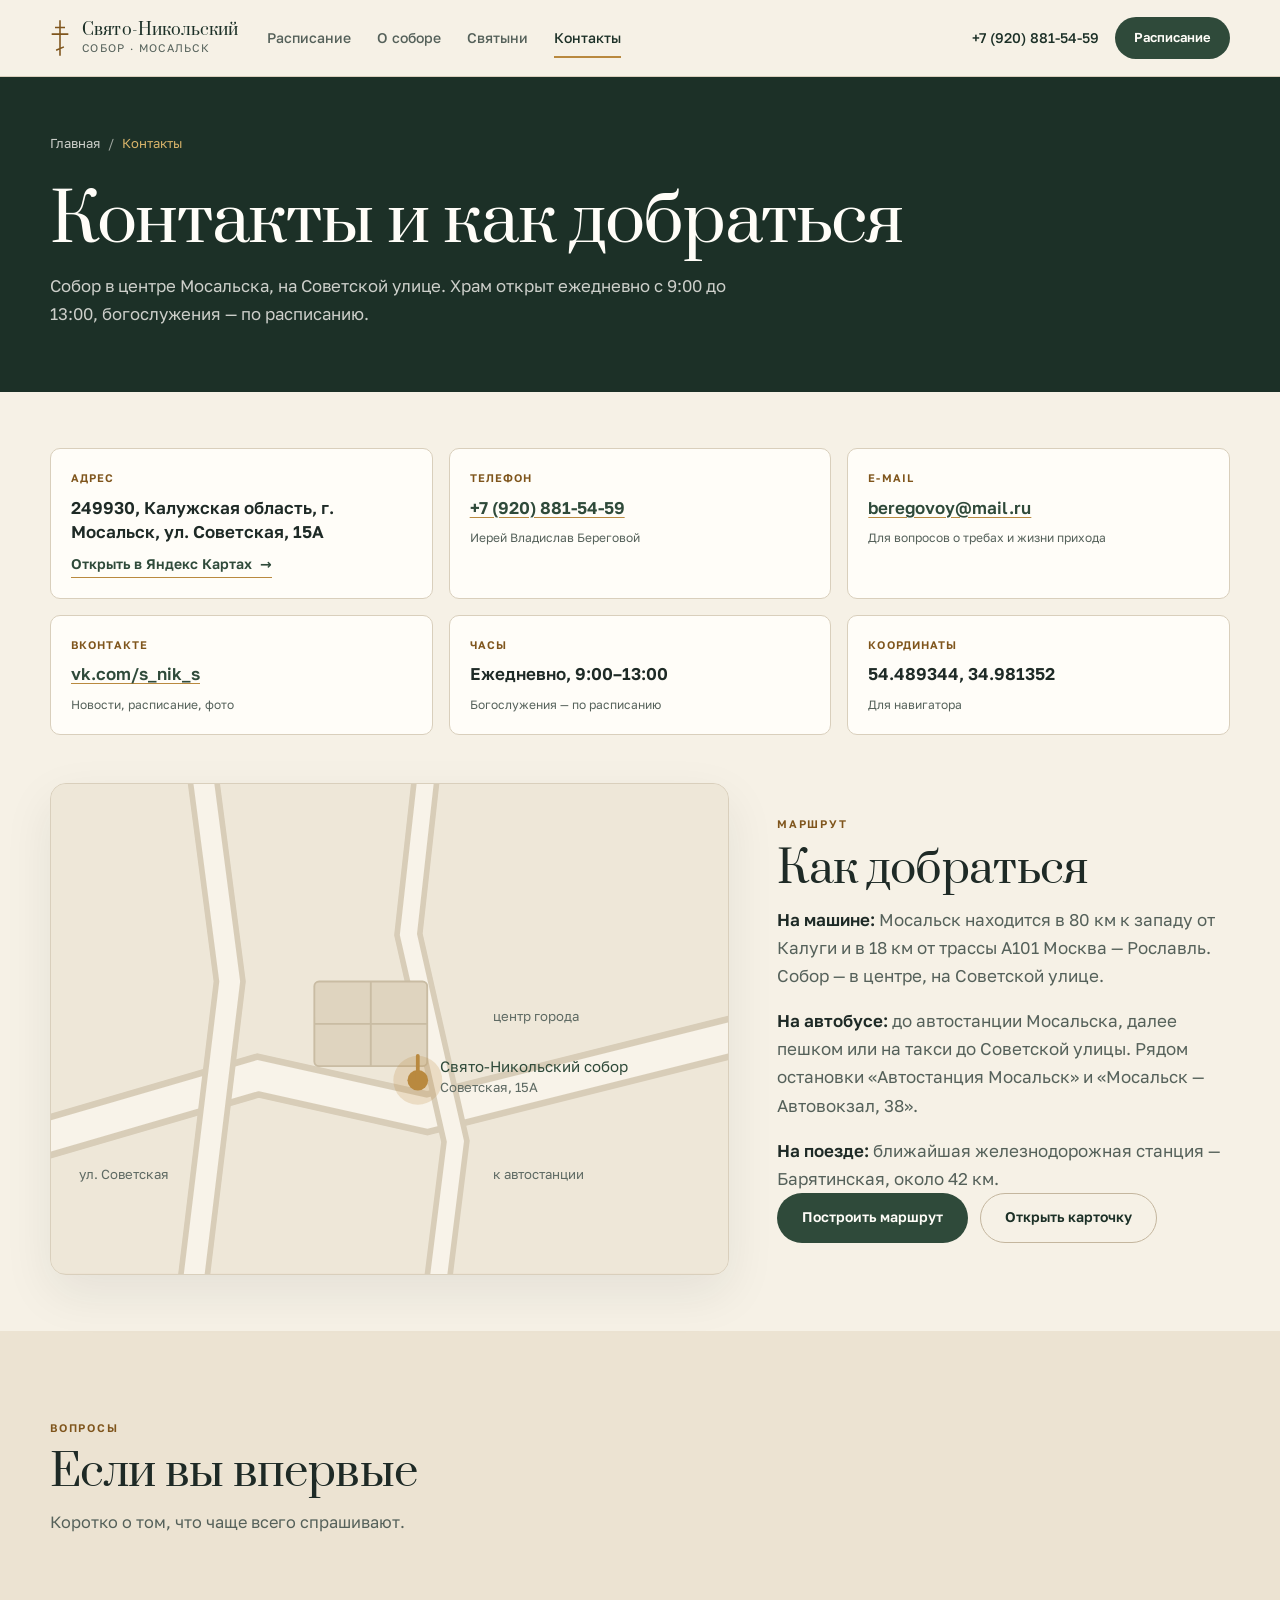
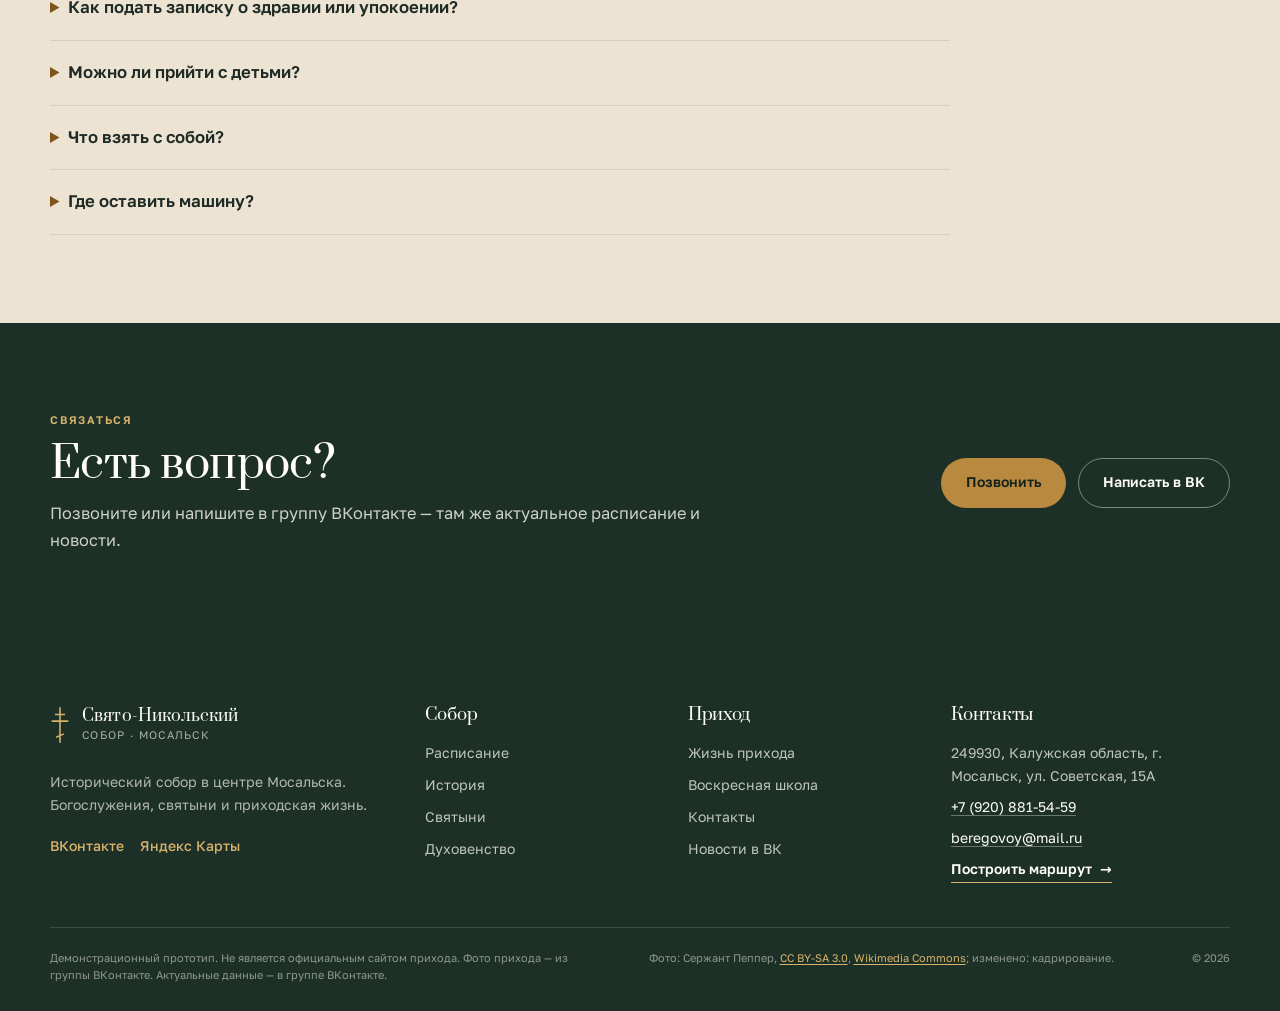
<file: kontakty.html>
<!doctype html>
<html lang="ru">
<head>
  <meta charset="utf-8">
  <meta name="viewport" content="width=device-width, initial-scale=1">
  <title>Контакты и как добраться — Свято-Никольский собор, Мосальск</title>
  <meta name="description" content="Контакты Свято-Никольского собора в Мосальске: адрес — Советская, 15А, телефон, часы работы, маршрут на карте, парковка и как добраться до храма.">
  <meta name="robots" content="index, follow">
  <link rel="canonical" href="https://dankkoom187.github.io/mosalsk-nikolsky/kontakty.html">
  <meta name="theme-color" content="#1c3027">

  <meta property="og:type" content="website">
  <meta property="og:locale" content="ru_RU">
  <meta property="og:site_name" content="Свято-Никольский собор в Мосальске">
  <meta property="og:title" content="Контакты и как добраться — Свято-Никольский собор">
  <meta property="og:description" content="Контакты Свято-Никольского собора в Мосальске: адрес — Советская, 15А, телефон, часы работы, маршрут на карте, парковка и как добраться до храма.">
  <meta property="og:url" content="https://dankkoom187.github.io/mosalsk-nikolsky/kontakty.html">
  <meta property="og:image" content="https://dankkoom187.github.io/mosalsk-nikolsky/assets/img/og.jpg">
  <meta property="og:image:width" content="1200">
  <meta property="og:image:height" content="630">
  <meta property="og:image:alt" content="Свято-Никольский собор в Мосальске, адрес и маршрут">
  <meta name="twitter:card" content="summary_large_image">

  <link rel="icon" href="favicon.svg" type="image/svg+xml">
  <link rel="preload" href="assets/fonts/golos-text-cyrillic-400-normal.woff2" as="font" type="font/woff2" crossorigin>
  <link rel="preload" href="assets/fonts/prata-cyrillic-400-normal.woff2" as="font" type="font/woff2" crossorigin>
  <link rel="stylesheet" href="assets/styles.css">

  <script type="application/ld+json">
{
  "@context": "https://schema.org",
  "@graph": [
    {
      "@type": [
        "Church",
        "Organization"
      ],
      "name": "Свято-Никольский собор г. Мосальска",
      "alternateName": "Храм святителя Николая Чудотворца",
      "description": "Действующий православный собор в центре Мосальска. Памятник архитектуры классицизма, воссозданный в 1999–2001 годах.",
      "url": "https://dankkoom187.github.io/mosalsk-nikolsky/",
      "image": "https://dankkoom187.github.io/mosalsk-nikolsky/assets/img/og.jpg",
      "telephone": "+7 (920) 881-54-59",
      "address": {
        "@type": "PostalAddress",
        "streetAddress": "ул. Советская, 15А",
        "addressLocality": "Мосальск",
        "addressRegion": "Калужская область",
        "postalCode": "249930",
        "addressCountry": "RU"
      },
      "geo": {
        "@type": "GeoCoordinates",
        "latitude": 54.489344,
        "longitude": 34.981352
      },
      "openingHoursSpecification": [
        {
          "@type": "OpeningHoursSpecification",
          "dayOfWeek": [
            "Monday",
            "Tuesday",
            "Wednesday",
            "Thursday",
            "Friday",
            "Saturday",
            "Sunday"
          ],
          "opens": "09:00",
          "closes": "13:00"
        }
      ],
      "sameAs": [
        "https://vk.com/s_nik_s"
      ]
    },
    {
      "@type": "WebPage",
      "name": "Контакты и как добраться — Свято-Никольский собор, Мосальск",
      "description": "Контакты Свято-Никольского собора в Мосальске: адрес — Советская, 15А, телефон, часы работы, маршрут на карте, парковка и как добраться до храма.",
      "url": "https://dankkoom187.github.io/mosalsk-nikolsky/kontakty.html",
      "inLanguage": "ru-RU",
      "isPartOf": {
        "@type": "WebSite",
        "name": "Свято-Никольский собор",
        "url": "https://dankkoom187.github.io/mosalsk-nikolsky/"
      }
    },
    {
      "@type": "BreadcrumbList",
      "itemListElement": [
        {
          "@type": "ListItem",
          "position": 1,
          "name": "Главная",
          "item": "https://dankkoom187.github.io/mosalsk-nikolsky/"
        },
        {
          "@type": "ListItem",
          "position": 2,
          "name": "Контакты",
          "item": "https://dankkoom187.github.io/mosalsk-nikolsky/kontakty.html"
        }
      ]
    }
  ]
}
  </script>
</head>
<body>
  <a class="skip-link" href="#main">Перейти к содержанию</a>

  <header class="site-header">
    <div class="container header__inner">
      <a class="brand" href="index.html">
        <svg class="brand__mark" viewBox="0 0 18 34" fill="none" aria-hidden="true">
          <path d="M9 1v32M4.5 7.5h9M1.5 13.5h15M12.5 25 5.5 28" stroke="currentColor" stroke-width="1.4"/>
        </svg>
        <span class="brand__text">
          <span class="brand__name">Свято-Никольский</span>
          <span class="brand__place">собор · Мосальск</span>
        </span>
      </a>

      <nav class="nav" aria-label="Основная навигация">
        <a class="nav__link" href="raspisanie.html">Расписание</a>
<a class="nav__link" href="hram.html">О соборе</a>
<a class="nav__link" href="hram.html#svyatyni">Святыни</a>
<a class="nav__link is-active" href="kontakty.html" aria-current="page">Контакты</a>
      </nav>

      <div class="header__actions">
        <a class="header__phone" href="tel:+79208815459">+7 (920) 881-54-59</a>
        <a class="btn btn--primary btn--small" href="raspisanie.html">Расписание</a>
        <button class="burger" type="button" aria-label="Открыть меню" aria-controls="mobile-menu" aria-expanded="false" data-menu-open>
          <span aria-hidden="true"></span>
          <span aria-hidden="true"></span>
          <span aria-hidden="true"></span>
        </button>
      </div>
    </div>
  </header>

  <noscript>
    <nav class="nojs-nav" aria-label="Навигация без JavaScript">
      <div class="container">
        <a href="index.html">Главная</a>
        <a href="raspisanie.html">Расписание</a>
        <a href="hram.html">О соборе</a>
        <a href="hram.html#svyatyni">Святыни</a>
        <a href="kontakty.html">Контакты</a>
      </div>
    </nav>
  </noscript>

  <div class="mobile-menu" id="mobile-menu" role="dialog" aria-modal="true" aria-label="Меню сайта" hidden>
    <div class="mobile-menu__top">
      <a class="brand" href="index.html" data-menu-close>
        <svg class="brand__mark" viewBox="0 0 18 34" fill="none" aria-hidden="true">
          <path d="M9 1v32M4.5 7.5h9M1.5 13.5h15M12.5 25 5.5 28" stroke="currentColor" stroke-width="1.4"/>
        </svg>
        <span class="brand__text">
          <span class="brand__name">Свято-Никольский</span>
          <span class="brand__place">собор · Мосальск</span>
        </span>
      </a>
      <button class="mobile-menu__close" type="button" aria-label="Закрыть меню" data-menu-close>×</button>
    </div>

    <nav class="mobile-menu__nav" aria-label="Мобильная навигация">
      <a class="mobile-menu__link" href="index.html">Главная</a>
<a class="mobile-menu__link" href="raspisanie.html">Расписание</a>
<a class="mobile-menu__link" href="hram.html">О соборе</a>
<a class="mobile-menu__link" href="hram.html#svyatyni">Святыни</a>
<a class="mobile-menu__link is-active" href="kontakty.html" aria-current="page">Контакты</a>
    </nav>

    <a class="btn btn--primary mobile-menu__cta" href="raspisanie.html">Расписание богослужений</a>

    <div class="mobile-menu__contact">
      <a href="tel:+79208815459">+7 (920) 881-54-59</a>
      <span>249930, Калужская область, г. Мосальск, ул. Советская, 15А</span>
      <a href="https://vk.com/s_nik_s" target="_blank" rel="noopener noreferrer">Группа ВКонтакте</a>
    </div>
  </div>

  <main id="main" tabindex="-1">
<section class="page-hero">
  <div class="container">
    <nav class="breadcrumbs" aria-label="Хлебные крошки">
      <a href="index.html">Главная</a>
      <span aria-hidden="true">/</span>
      <span aria-current="page">Контакты</span>
    </nav>
    <h1 class="page-hero__title">Контакты и как добраться</h1>
    <p class="page-hero__lead">Собор в центре Мосальска, на Советской улице. Храм открыт ежедневно с 9:00 до 13:00, богослужения — по расписанию.</p>
  </div>
</section>

<section class="section section--tight">
  <div class="container">
    <div class="contact-grid">
      <article class="contact-card">
        <p class="contact-card__label">Адрес</p>
        <p class="contact-card__value">249930, Калужская область, г. Мосальск, ул. Советская, 15А</p>
        <a class="link-arrow" href="https://yandex.ru/maps/org/sobor_nikolaya_chudotvortsa_v_mosalske/1281664434/" target="_blank" rel="noopener noreferrer">Открыть в Яндекс Картах</a>
      </article>
      <article class="contact-card">
        <p class="contact-card__label">Телефон</p>
        <p class="contact-card__value"><a href="tel:+79208815459">+7 (920) 881-54-59</a></p>
        <p class="contact-card__note">Иерей Владислав Береговой</p>
      </article>
      <article class="contact-card">
        <p class="contact-card__label">E-mail</p>
        <p class="contact-card__value"><a href="mailto:beregovoy@mail.ru">beregovoy@mail.ru</a></p>
        <p class="contact-card__note">Для вопросов о требах и жизни прихода</p>
      </article>
      <article class="contact-card">
        <p class="contact-card__label">ВКонтакте</p>
        <p class="contact-card__value"><a href="https://vk.com/s_nik_s" target="_blank" rel="noopener noreferrer">vk.com/s_nik_s</a></p>
        <p class="contact-card__note">Новости, расписание, фото</p>
      </article>
      <article class="contact-card">
        <p class="contact-card__label">Часы</p>
        <p class="contact-card__value">Ежедневно, 9:00–13:00</p>
        <p class="contact-card__note">Богослужения — по расписанию</p>
      </article>
      <article class="contact-card">
        <p class="contact-card__label">Координаты</p>
        <p class="contact-card__value">54.489344, 34.981352</p>
        <p class="contact-card__note">Для навигатора</p>
      </article>
    </div>

    <div class="map-block map-block--large">
      <div class="map-block__map" role="img" aria-label="Схема: собор в центре Мосальска, на улице Советской">
        <svg viewBox="0 0 720 520" class="map-svg" aria-hidden="true">
          <rect width="720" height="520" fill="#eee7d8"/>
          <path d="M-20 380 220 310 400 350 760 260" stroke="#d8cdb8" stroke-width="46" fill="none"/>
          <path d="M-20 380 220 310 400 350 760 260" stroke="#f8f3e9" stroke-width="32" fill="none"/>
          <path d="M160 -20 190 210 150 540" stroke="#d8cdb8" stroke-width="34" fill="none"/>
          <path d="M160 -20 190 210 150 540" stroke="#f8f3e9" stroke-width="22" fill="none"/>
          <path d="M400 -20 380 160 430 380 410 540" stroke="#d8cdb8" stroke-width="30" fill="none"/>
          <path d="M400 -20 380 160 430 380 410 540" stroke="#f8f3e9" stroke-width="18" fill="none"/>
          <rect x="280" y="210" width="120" height="90" rx="5" fill="#dfd4bf"/>
          <rect x="280" y="210" width="120" height="90" rx="5" fill="none" stroke="#c9bca3" stroke-width="2"/>
          <path d="M340 210v90M280 255h120" stroke="#c9bca3" stroke-width="2"/>
          <circle cx="390" cy="315" r="26" fill="#b9893f" opacity=".22"/>
          <circle cx="390" cy="315" r="11" fill="#b9893f"/>
          <path d="M390 315v-26" stroke="#b9893f" stroke-width="4" stroke-linecap="round"/>
          <text x="414" y="306" font-family="Golos Text, sans-serif" font-size="16" fill="#2f4a3a">Свято-Никольский собор</text>
          <text x="414" y="328" font-family="Golos Text, sans-serif" font-size="14" fill="#5e6a63">Советская, 15А</text>
          <text x="30" y="420" font-family="Golos Text, sans-serif" font-size="14" fill="#5e6a63">ул. Советская</text>
          <text x="470" y="252" font-family="Golos Text, sans-serif" font-size="14" fill="#5e6a63">центр города</text>
          <text x="470" y="420" font-family="Golos Text, sans-serif" font-size="14" fill="#5e6a63">к автостанции</text>
        </svg>
      </div>
      <div class="map-block__body">
        <p class="eyebrow">Маршрут</p>
        <h2 class="section__title">Как добраться</h2>
        <div class="prose">
          <p><strong>На машине:</strong> Мосальск находится в 80 км к западу от Калуги и в 18 км от трассы А101 Москва — Рославль. Собор — в центре, на Советской улице.</p>
          <p><strong>На автобусе:</strong> до автостанции Мосальска, далее пешком или на такси до Советской улицы. Рядом остановки «Автостанция Мосальск» и «Мосальск — Автовокзал, 38».</p>
          <p><strong>На поезде:</strong> ближайшая железнодорожная станция — Барятинская, около 42 км.</p>
        </div>
        <div class="actions-row">
          <a class="btn btn--primary" href="https://yandex.ru/maps/?rtext=~54.489344%2C34.981352&rtt=auto" target="_blank" rel="noopener noreferrer">Построить маршрут</a>
          <a class="btn btn--ghost" href="https://yandex.ru/maps/org/sobor_nikolaya_chudotvortsa_v_mosalske/1281664434/" target="_blank" rel="noopener noreferrer">Открыть карточку</a>
        </div>
      </div>
    </div>
  </div>
</section>

<section class="section section--paper">
  <div class="container">
    <div class="section__head">
      <p class="eyebrow">Вопросы</p>
      <h2 class="section__title">Если вы впервые</h2>
      <p class="section__lead">Коротко о том, что чаще всего спрашивают.</p>
    </div>

    <div class="faq">
      <details class="faq__item">
        <summary>Как подать записку о здравии или упокоении?</summary>
        <p>Записки подают в свечной лавке при храме. Если не знаете, как записать имена, спросите у служителя — помогут. Записки о здравии и упокоении воинов принимаются бесплатно, в том числе на сорокоуст.</p>
      </details>
      <details class="faq__item">
        <summary>Можно ли прийти с детьми?</summary>
        <p>Да. В соборе есть детский уголок с крупным конструктором. Для детей 6–13 лет работает воскресная школа — занятия по воскресеньям после Литургии, начало в 10:45.</p>
      </details>
      <details class="faq__item">
        <summary>Что взять с собой?</summary>
        <p>Для записки — имена и, если нужно, уточнение «о здравии» или «об упокоении». Для первого визита достаточно скромной одежды и уважительного настроя. Если сомневаетесь, спросите у служителя.</p>
      </details>
      <details class="faq__item">
        <summary>Где оставить машину?</summary>
        <p>В центре Мосальска можно найти место на улице; в праздничные дни лучше приехать заранее.</p>
      </details>
    </div>
  </div>
</section>

<section class="section section--green">
  <div class="container cta">
    <div>
      <p class="eyebrow eyebrow--light">Связаться</p>
      <h2 class="section__title">Есть вопрос?</h2>
      <p class="section__lead">Позвоните или напишите в группу ВКонтакте — там же актуальное расписание и новости.</p>
    </div>
    <div class="actions-row">
      <a class="btn btn--gold" href="tel:+79208815459">Позвонить</a>
      <a class="btn btn--ghost-light" href="https://vk.com/s_nik_s" target="_blank" rel="noopener noreferrer">Написать в ВК</a>
    </div>
  </div>
</section>

  </main>

  <footer class="site-footer">
    <div class="container footer__grid">
      <div class="footer__brand">
        <a class="brand brand--light" href="index.html">
          <svg class="brand__mark" viewBox="0 0 18 34" fill="none" aria-hidden="true">
            <path d="M9 1v32M4.5 7.5h9M1.5 13.5h15M12.5 25 5.5 28" stroke="currentColor" stroke-width="1.4"/>
          </svg>
          <span class="brand__text">
            <span class="brand__name">Свято-Никольский</span>
            <span class="brand__place">собор · Мосальск</span>
          </span>
        </a>
        <p>Исторический собор в центре Мосальска. Богослужения, святыни и приходская жизнь.</p>
        <div class="footer__social" role="group" aria-label="Ссылки прихода">
          <a href="https://vk.com/s_nik_s" target="_blank" rel="noopener noreferrer">ВКонтакте</a>
          <a href="https://yandex.ru/maps/org/sobor_nikolaya_chudotvortsa_v_mosalske/1281664434/" target="_blank" rel="noopener noreferrer">Яндекс Карты</a>
        </div>
      </div>

      <div>
        <h2 class="footer__title">Собор</h2>
        <div class="footer__list">
          <a href="raspisanie.html">Расписание</a>
          <a href="hram.html">История</a>
          <a href="hram.html#svyatyni">Святыни</a>
          <a href="hram.html#duhovenstvo">Духовенство</a>
        </div>
      </div>

      <div>
        <h2 class="footer__title">Приход</h2>
        <div class="footer__list">
          <a href="hram.html#prihod">Жизнь прихода</a>
          <a href="hram.html#shkola">Воскресная школа</a>
          <a href="kontakty.html">Контакты</a>
          <a href="https://vk.com/s_nik_s" target="_blank" rel="noopener noreferrer">Новости в ВК</a>
        </div>
      </div>

      <div>
        <h2 class="footer__title">Контакты</h2>
        <address class="footer__contact">
          <span>249930, Калужская область, г. Мосальск, ул. Советская, 15А</span>
          <a href="tel:+79208815459">+7 (920) 881-54-59</a>
          <a href="mailto:beregovoy@mail.ru">beregovoy@mail.ru</a>
          <a class="link-arrow link-arrow--light" href="https://yandex.ru/maps/?rtext=~54.489344%2C34.981352&rtt=auto" target="_blank" rel="noopener noreferrer">Построить маршрут</a>
        </address>
      </div>
    </div>

    <div class="container footer__bottom">
      <p>Демонстрационный прототип. Не является официальным сайтом прихода. Фото прихода — из группы ВКонтакте. Актуальные данные — в группе ВКонтакте.</p>
      <p>Фото: Сержант Пеппер, <a href="https://creativecommons.org/licenses/by-sa/3.0/" target="_blank" rel="noopener noreferrer">CC BY-SA 3.0</a>, <a href="https://commons.wikimedia.org/wiki/File:Мосальск._Никольский_собор_(1818)..JPG" target="_blank" rel="noopener noreferrer">Wikimedia Commons</a>; изменено: кадрирование.</p>
      <p>© 2026</p>
    </div>
  </footer>

  <nav class="mobile-bar" aria-label="Быстрые действия">
    <a class="mobile-bar__link" href="raspisanie.html">
      <svg viewBox="0 0 24 24" fill="none" aria-hidden="true"><rect x="3.5" y="5.5" width="17" height="15" rx="2" stroke="currentColor" stroke-width="1.5"/><path d="M3.5 9.5h17M8 3.5v4M16 3.5v4" stroke="currentColor" stroke-width="1.5"/></svg>
      <span>Расписание</span>
    </a>
    <a class="mobile-bar__link" href="tel:+79208815459">
      <svg viewBox="0 0 24 24" fill="none" aria-hidden="true"><path d="M7.2 4.5 4.8 6.9c-.7.7-.9 1.6-.5 2.5 1.9 4.3 5.1 7.5 9.4 9.4.9.4 1.8.2 2.5-.5l2.4-2.4c.5-.5.4-1.2-.2-1.6l-3.2-2c-.5-.3-1.1-.2-1.5.3l-1 1.2c-1.8-1-3.2-2.4-4.2-4.2l1.2-1c.5-.4.6-1 .3-1.5l-2-3.2c-.4-.6-1.1-.7-1.6-.2Z" stroke="currentColor" stroke-width="1.5" stroke-linejoin="round"/></svg>
      <span>Позвонить</span>
    </a>
    <a class="mobile-bar__link" href="https://vk.com/s_nik_s" target="_blank" rel="noopener noreferrer">
      <svg viewBox="0 0 24 24" fill="none" aria-hidden="true"><path d="M4 8.5c.4 4.8 3 7.5 7.7 7.5H14v-2.6c1.7.2 3 1.4 3.5 2.6H20c-.5-2.1-2-3.8-3.6-4.6 1.5-.9 2.7-2.4 3.2-4.3h-2.4c-.5 1.3-1.7 2.5-3.2 2.8V8.5h-2.3v4.6c-1.7-.3-3.6-2-4.1-4.6H4Z" stroke="currentColor" stroke-width="1.4" stroke-linejoin="round"/></svg>
      <span>ВКонтакте</span>
    </a>
  </nav>

  <script type="application/json" id="schedule-data">[
  {
    "date": "2026-09-01",
    "weekday": "вторник",
    "feast": "Донской иконы Божией Матери",
    "service": "Молебен с акафистом",
    "time": "10:00",
    "place": "Собор",
    "date_label": "1 сентября",
    "note": ""
  },
  {
    "date": "2026-09-03",
    "weekday": "четверг",
    "feast": "—",
    "service": "Молебен с акафистом свт. Николаю",
    "time": "10:00",
    "place": "Собор",
    "date_label": "3 сентября",
    "note": ""
  },
  {
    "date": "2026-09-04",
    "weekday": "пятница",
    "feast": "Грузинской иконы Божией Матери. Престольный праздник",
    "service": "Божественная литургия",
    "time": "09:00",
    "place": "Собор",
    "date_label": "4 сентября",
    "note": ""
  },
  {
    "date": "2026-09-05",
    "weekday": "суббота",
    "feast": "—",
    "service": "Панихида",
    "time": "10:00",
    "place": "Собор",
    "date_label": "5 сентября",
    "note": ""
  },
  {
    "date": "2026-09-05",
    "weekday": "суббота",
    "feast": "—",
    "service": "Всенощное бдение",
    "time": "17:00",
    "place": "Собор",
    "date_label": "5 сентября",
    "note": ""
  },
  {
    "date": "2026-09-06",
    "weekday": "воскресенье",
    "feast": "Неделя 14-я по Пятидесятнице. Собор Московских святых",
    "service": "Божественная литургия, молебен",
    "time": "09:00",
    "place": "Собор",
    "date_label": "6 сентября",
    "note": ""
  },
  {
    "date": "2026-09-08",
    "weekday": "вторник",
    "feast": "Владимирской иконы Пресвятой Богородицы, мчч. Адриана и Наталии",
    "service": "Божественная литургия",
    "time": "09:00",
    "place": "Собор",
    "date_label": "8 сентября",
    "note": ""
  },
  {
    "date": "2026-09-10",
    "weekday": "четверг",
    "feast": "—",
    "service": "Молебен с акафистом свт. Николаю",
    "time": "10:00",
    "place": "Собор",
    "date_label": "10 сентября",
    "note": ""
  },
  {
    "date": "2026-09-10",
    "weekday": "четверг",
    "feast": "—",
    "service": "Всенощное бдение",
    "time": "17:00",
    "place": "Собор",
    "date_label": "10 сентября",
    "note": ""
  },
  {
    "date": "2026-09-11",
    "weekday": "пятница",
    "feast": "Усекновение главы Пророка, Предтечи и Крестителя Господня Иоанна",
    "service": "Божественная литургия",
    "time": "09:00",
    "place": "Собор",
    "date_label": "11 сентября",
    "note": ""
  },
  {
    "date": "2026-09-12",
    "weekday": "суббота",
    "feast": "Блгв. кн. Даниила Московского, блгв. кн. Александра Невского",
    "service": "Панихида",
    "time": "10:00",
    "place": "Собор",
    "date_label": "12 сентября",
    "note": ""
  },
  {
    "date": "2026-09-12",
    "weekday": "суббота",
    "feast": "—",
    "service": "Молебен",
    "time": "10:30",
    "place": "Собор",
    "date_label": "12 сентября",
    "note": ""
  },
  {
    "date": "2026-09-12",
    "weekday": "суббота",
    "feast": "—",
    "service": "Всенощное бдение",
    "time": "17:00",
    "place": "Собор",
    "date_label": "12 сентября",
    "note": ""
  },
  {
    "date": "2026-09-13",
    "weekday": "воскресенье",
    "feast": "Неделя 15-я по Пятидесятнице. Перенесение мощей блгв. кн. Петра и кн. Февронии, Муромских чудотворцев",
    "service": "Божественная литургия, молебен",
    "time": "09:00",
    "place": "Собор",
    "date_label": "13 сентября",
    "note": ""
  },
  {
    "date": "2026-09-15",
    "weekday": "вторник",
    "feast": "Калужской иконы Божией Матери. Прпп. Антония и Феодосия Киево-Печерских",
    "service": "Божественная литургия",
    "time": "09:00",
    "place": "Собор",
    "date_label": "15 сентября",
    "note": ""
  },
  {
    "date": "2026-09-17",
    "weekday": "четверг",
    "feast": "Иконы Божией Матери «Неопалимая Купина»",
    "service": "Молебен с акафистом",
    "time": "10:00",
    "place": "Собор",
    "date_label": "17 сентября",
    "note": ""
  },
  {
    "date": "2026-09-19",
    "weekday": "суббота",
    "feast": "Воспоминание чуда Архистратига Михаила, бывшего в Хонех",
    "service": "Панихида",
    "time": "10:00",
    "place": "Собор",
    "date_label": "19 сентября",
    "note": ""
  },
  {
    "date": "2026-09-19",
    "weekday": "суббота",
    "feast": "—",
    "service": "Молебен",
    "time": "10:00",
    "place": "Собор",
    "date_label": "19 сентября",
    "note": ""
  },
  {
    "date": "2026-09-19",
    "weekday": "суббота",
    "feast": "—",
    "service": "Всенощное бдение",
    "time": "17:00",
    "place": "Собор",
    "date_label": "19 сентября",
    "note": ""
  },
  {
    "date": "2026-09-20",
    "weekday": "воскресенье",
    "feast": "Неделя 16-я по Пятидесятнице. Прп. Макария Оптинского",
    "service": "Божественная литургия, молебен",
    "time": "09:00",
    "place": "Собор",
    "date_label": "20 сентября",
    "note": ""
  },
  {
    "date": "2026-09-20",
    "weekday": "воскресенье",
    "feast": "—",
    "service": "Всенощное бдение",
    "time": "17:00",
    "place": "Собор",
    "date_label": "20 сентября",
    "note": ""
  },
  {
    "date": "2026-09-21",
    "weekday": "понедельник",
    "feast": "Рождество Пресвятой Владычицы нашей Богородицы и Приснодевы Марии",
    "service": "Божественная литургия",
    "time": "09:00",
    "place": "Собор",
    "date_label": "21 сентября",
    "note": ""
  },
  {
    "date": "2026-09-24",
    "weekday": "четверг",
    "feast": "—",
    "service": "Молебен с акафистом свт. Николаю",
    "time": "10:00",
    "place": "Собор",
    "date_label": "24 сентября",
    "note": ""
  },
  {
    "date": "2026-09-26",
    "weekday": "суббота",
    "feast": "Память обновления храма Воскресения Христова в Иерусалиме (Воскресение словущее)",
    "service": "Божественная литургия пасхальным чином, крестный ход",
    "time": "09:00",
    "place": "Собор",
    "date_label": "26 сентября",
    "note": ""
  },
  {
    "date": "2026-09-26",
    "weekday": "суббота",
    "feast": "—",
    "service": "Всенощное бдение с выносом Креста Господня",
    "time": "17:00",
    "place": "Собор",
    "date_label": "26 сентября",
    "note": ""
  },
  {
    "date": "2026-09-27",
    "weekday": "воскресенье",
    "feast": "Неделя 17-я по Пятидесятнице. Воздвижение Честного и Животворящего Креста Господня. Свт. Иоанна Златоуста",
    "service": "Божественная литургия, молебен",
    "time": "09:00",
    "place": "Собор",
    "date_label": "27 сентября",
    "note": ""
  },
  {
    "date": "2026-09-27",
    "weekday": "воскресенье",
    "feast": "—",
    "service": "Всенощное бдение",
    "time": "17:00",
    "place": "Собор",
    "date_label": "27 сентября",
    "note": ""
  },
  {
    "date": "2026-09-30",
    "weekday": "среда",
    "feast": "Мцц. Веры, Надежды, Любови и матери их Софии",
    "service": "Молебен с акафистом",
    "time": "10:00",
    "place": "Собор",
    "date_label": "30 сентября",
    "note": ""
  }
]</script>
  <script src="assets/main.js" defer></script>
</body>
</html>
</file>
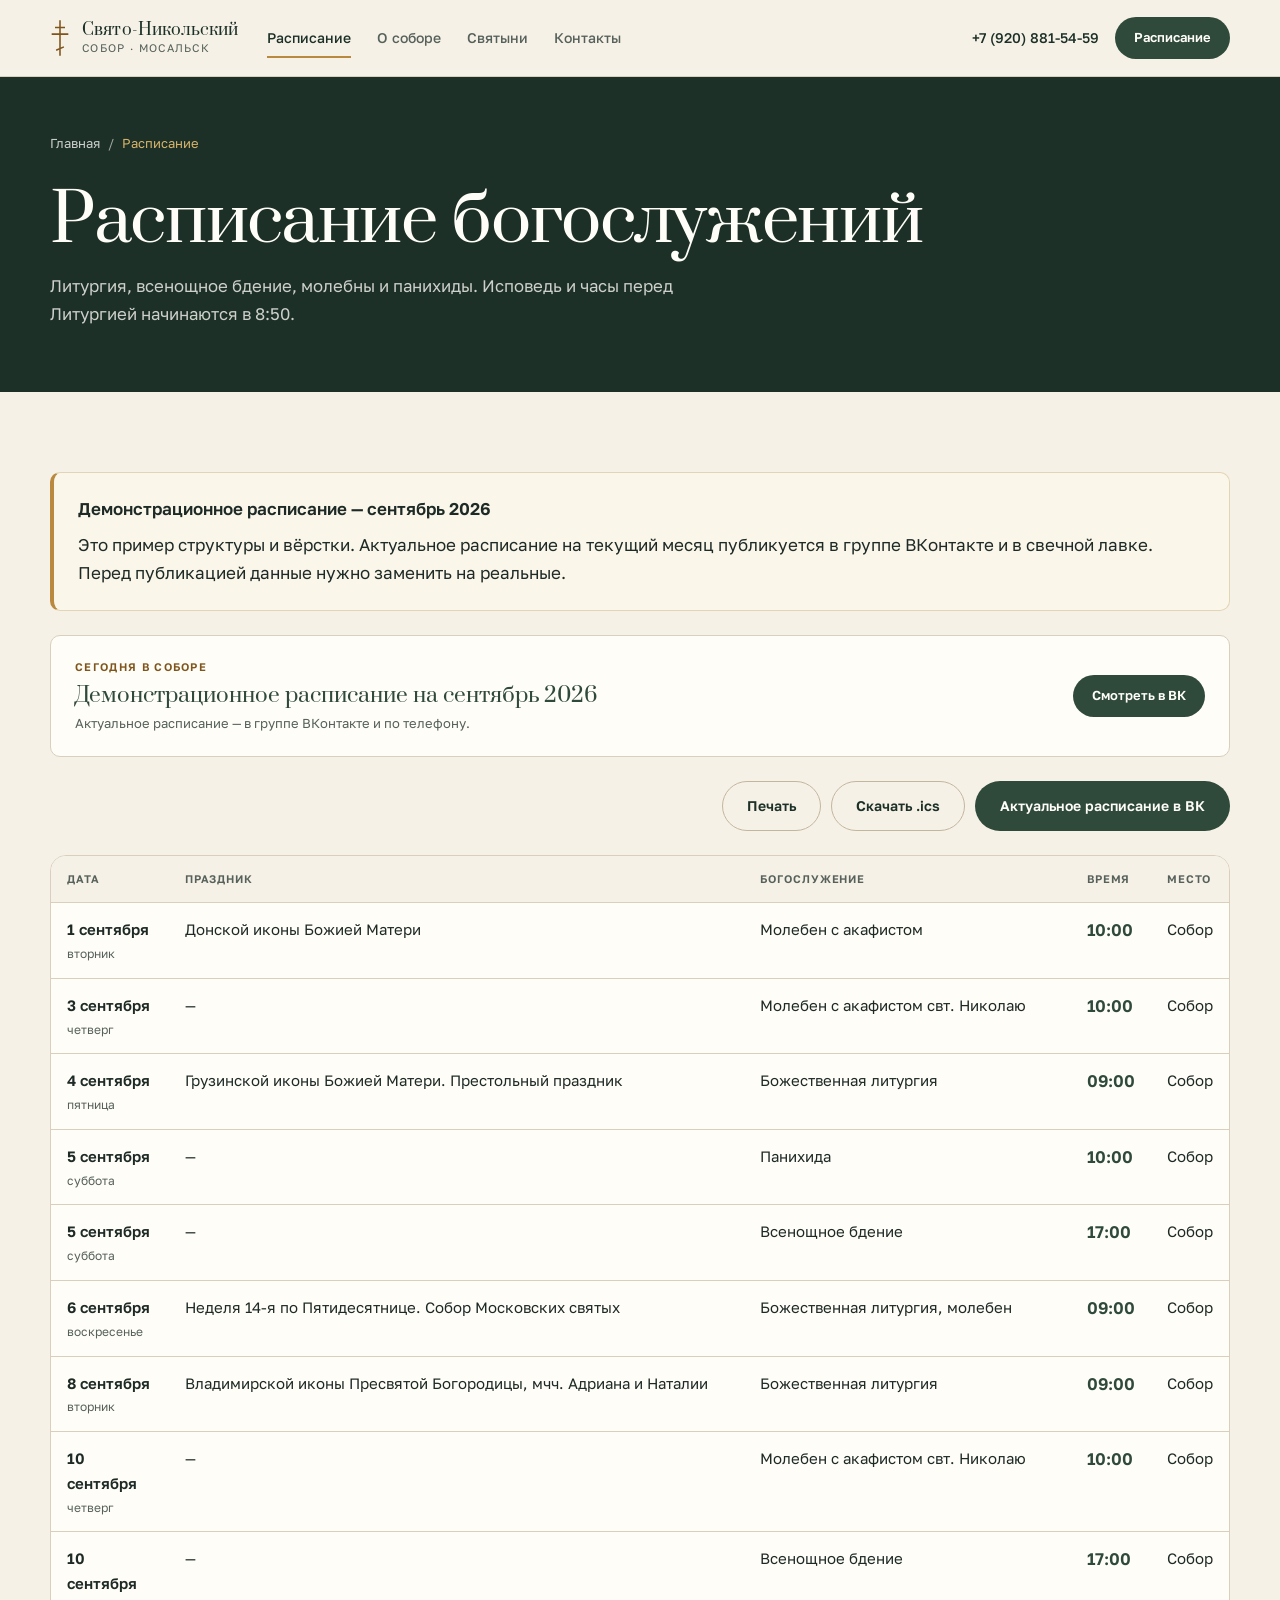
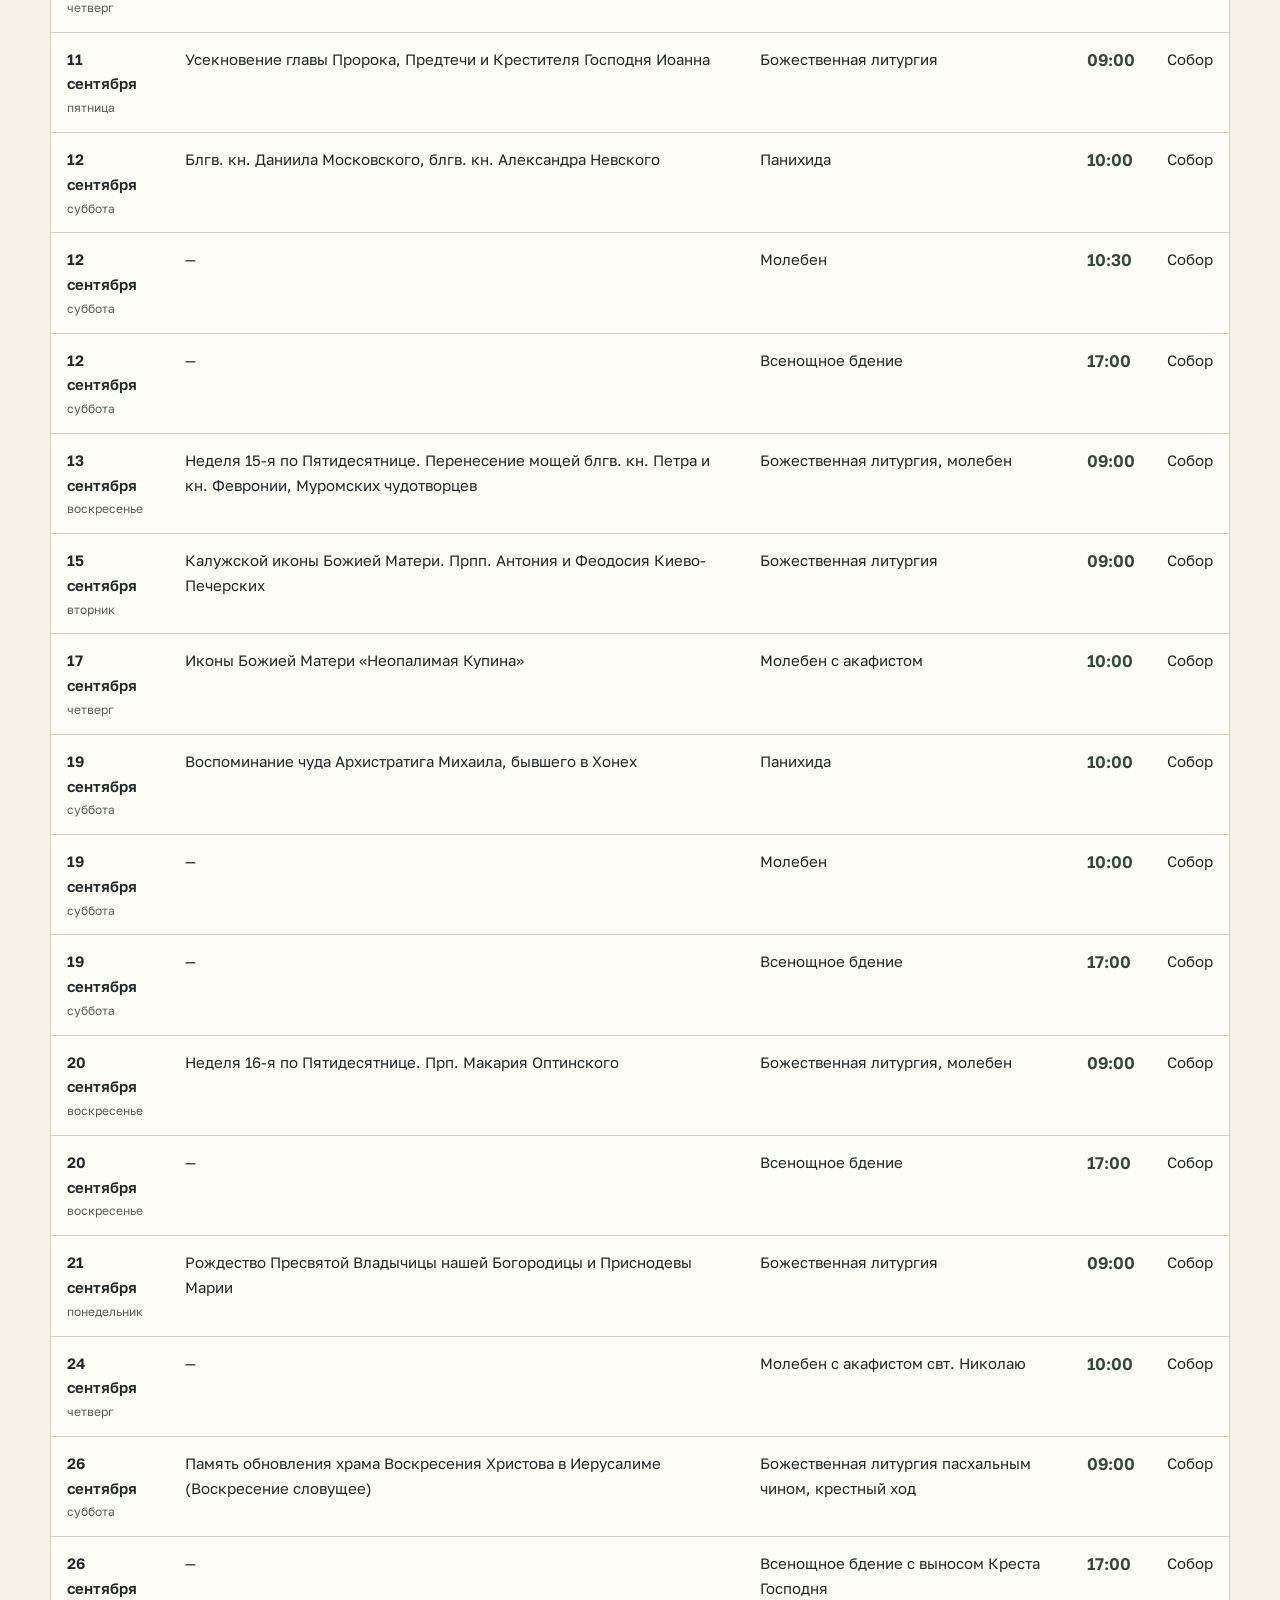
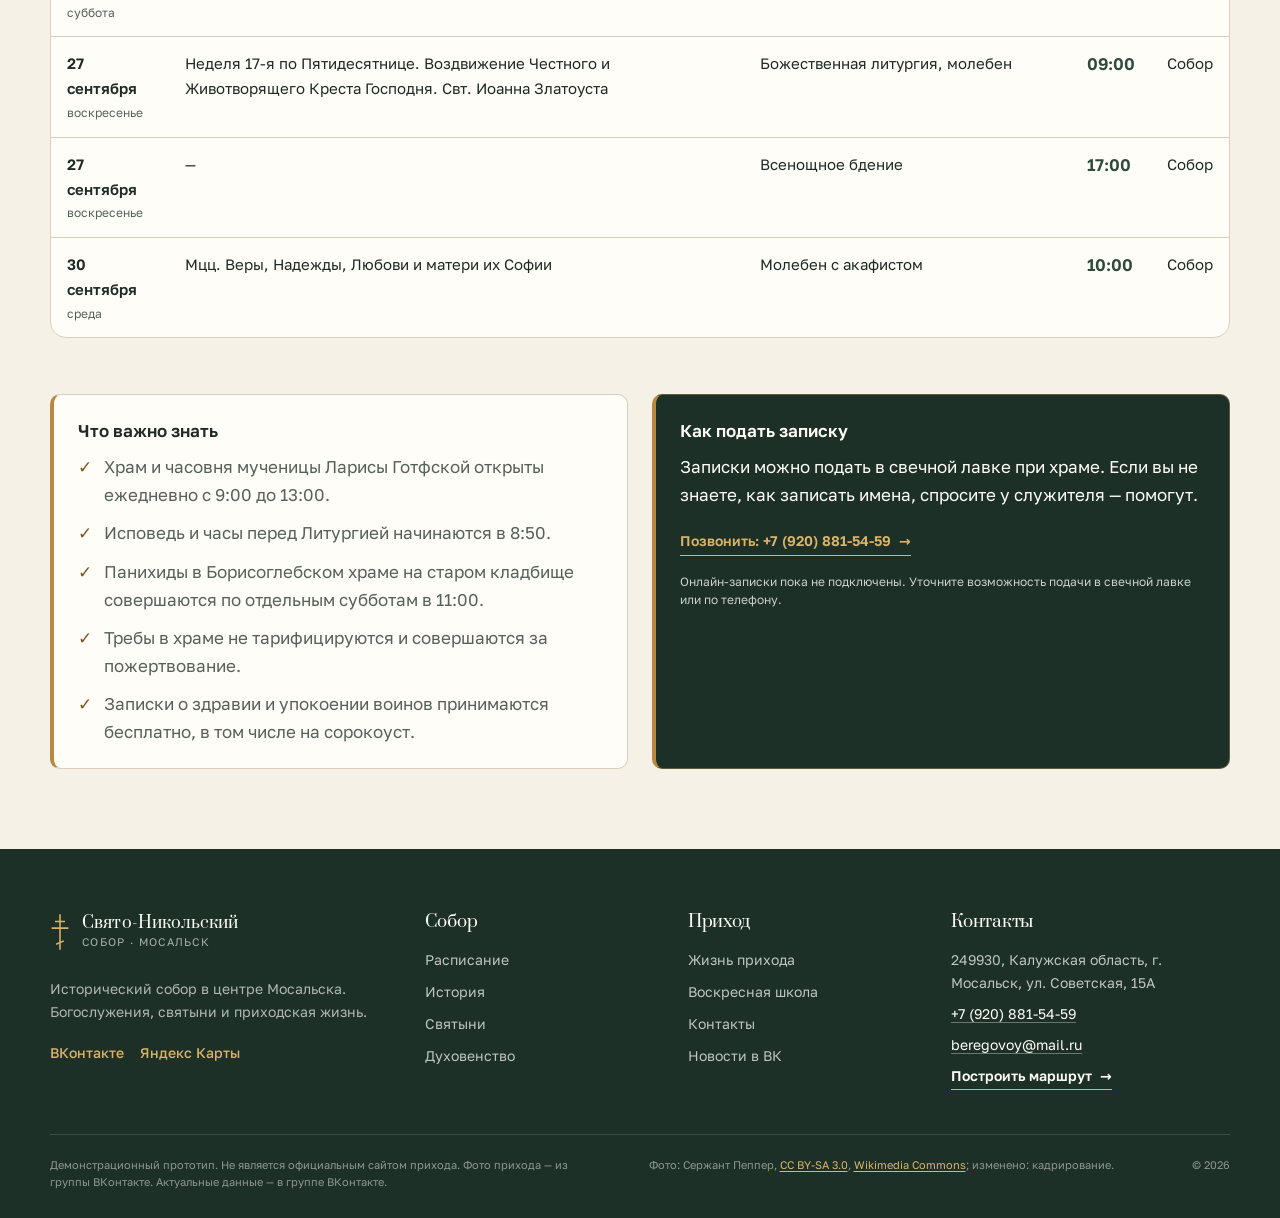
<file: raspisanie.html>
<!doctype html>
<html lang="ru">
<head>
  <meta charset="utf-8">
  <meta name="viewport" content="width=device-width, initial-scale=1">
  <title>Расписание богослужений — Свято-Никольский собор, Мосальск</title>
  <meta name="description" content="Расписание богослужений в Свято-Никольском соборе Мосальска: Литургия, всенощное бдение, молебны, панихиды. Демонстрационный месяц — сентябрь 2026.">
  <meta name="robots" content="index, follow">
  <link rel="canonical" href="https://dankkoom187.github.io/mosalsk-nikolsky/raspisanie.html">
  <meta name="theme-color" content="#1c3027">

  <meta property="og:type" content="website">
  <meta property="og:locale" content="ru_RU">
  <meta property="og:site_name" content="Свято-Никольский собор в Мосальске">
  <meta property="og:title" content="Расписание богослужений — Свято-Никольский собор">
  <meta property="og:description" content="Расписание богослужений в Свято-Никольском соборе Мосальска: Литургия, всенощное бдение, молебны, панихиды. Демонстрационный месяц — сентябрь 2026.">
  <meta property="og:url" content="https://dankkoom187.github.io/mosalsk-nikolsky/raspisanie.html">
  <meta property="og:image" content="https://dankkoom187.github.io/mosalsk-nikolsky/assets/img/og.jpg">
  <meta property="og:image:width" content="1200">
  <meta property="og:image:height" content="630">
  <meta property="og:image:alt" content="Расписание богослужений Свято-Никольского собора в Мосальске">
  <meta name="twitter:card" content="summary_large_image">

  <link rel="icon" href="favicon.svg" type="image/svg+xml">
  <link rel="preload" href="assets/fonts/golos-text-cyrillic-400-normal.woff2" as="font" type="font/woff2" crossorigin>
  <link rel="preload" href="assets/fonts/prata-cyrillic-400-normal.woff2" as="font" type="font/woff2" crossorigin>
  <link rel="stylesheet" href="assets/styles.css">

  <script type="application/ld+json">
{
  "@context": "https://schema.org",
  "@graph": [
    {
      "@type": [
        "Church",
        "Organization"
      ],
      "name": "Свято-Никольский собор г. Мосальска",
      "alternateName": "Храм святителя Николая Чудотворца",
      "description": "Действующий православный собор в центре Мосальска. Памятник архитектуры классицизма, воссозданный в 1999–2001 годах.",
      "url": "https://dankkoom187.github.io/mosalsk-nikolsky/",
      "image": "https://dankkoom187.github.io/mosalsk-nikolsky/assets/img/og.jpg",
      "telephone": "+7 (920) 881-54-59",
      "address": {
        "@type": "PostalAddress",
        "streetAddress": "ул. Советская, 15А",
        "addressLocality": "Мосальск",
        "addressRegion": "Калужская область",
        "postalCode": "249930",
        "addressCountry": "RU"
      },
      "geo": {
        "@type": "GeoCoordinates",
        "latitude": 54.489344,
        "longitude": 34.981352
      },
      "openingHoursSpecification": [
        {
          "@type": "OpeningHoursSpecification",
          "dayOfWeek": [
            "Monday",
            "Tuesday",
            "Wednesday",
            "Thursday",
            "Friday",
            "Saturday",
            "Sunday"
          ],
          "opens": "09:00",
          "closes": "13:00"
        }
      ],
      "sameAs": [
        "https://vk.com/s_nik_s"
      ]
    },
    {
      "@type": "WebPage",
      "name": "Расписание богослужений — Свято-Никольский собор, Мосальск",
      "description": "Расписание богослужений в Свято-Никольском соборе Мосальска: Литургия, всенощное бдение, молебны, панихиды. Демонстрационный месяц — сентябрь 2026.",
      "url": "https://dankkoom187.github.io/mosalsk-nikolsky/raspisanie.html",
      "inLanguage": "ru-RU",
      "isPartOf": {
        "@type": "WebSite",
        "name": "Свято-Никольский собор",
        "url": "https://dankkoom187.github.io/mosalsk-nikolsky/"
      }
    },
    {
      "@type": "BreadcrumbList",
      "itemListElement": [
        {
          "@type": "ListItem",
          "position": 1,
          "name": "Главная",
          "item": "https://dankkoom187.github.io/mosalsk-nikolsky/"
        },
        {
          "@type": "ListItem",
          "position": 2,
          "name": "Расписание",
          "item": "https://dankkoom187.github.io/mosalsk-nikolsky/raspisanie.html"
        }
      ]
    }
  ]
}
  </script>
</head>
<body>
  <a class="skip-link" href="#main">Перейти к содержанию</a>

  <header class="site-header">
    <div class="container header__inner">
      <a class="brand" href="index.html">
        <svg class="brand__mark" viewBox="0 0 18 34" fill="none" aria-hidden="true">
          <path d="M9 1v32M4.5 7.5h9M1.5 13.5h15M12.5 25 5.5 28" stroke="currentColor" stroke-width="1.4"/>
        </svg>
        <span class="brand__text">
          <span class="brand__name">Свято-Никольский</span>
          <span class="brand__place">собор · Мосальск</span>
        </span>
      </a>

      <nav class="nav" aria-label="Основная навигация">
        <a class="nav__link is-active" href="raspisanie.html" aria-current="page">Расписание</a>
<a class="nav__link" href="hram.html">О соборе</a>
<a class="nav__link" href="hram.html#svyatyni">Святыни</a>
<a class="nav__link" href="kontakty.html">Контакты</a>
      </nav>

      <div class="header__actions">
        <a class="header__phone" href="tel:+79208815459">+7 (920) 881-54-59</a>
        <a class="btn btn--primary btn--small" href="raspisanie.html">Расписание</a>
        <button class="burger" type="button" aria-label="Открыть меню" aria-controls="mobile-menu" aria-expanded="false" data-menu-open>
          <span aria-hidden="true"></span>
          <span aria-hidden="true"></span>
          <span aria-hidden="true"></span>
        </button>
      </div>
    </div>
  </header>

  <noscript>
    <nav class="nojs-nav" aria-label="Навигация без JavaScript">
      <div class="container">
        <a href="index.html">Главная</a>
        <a href="raspisanie.html">Расписание</a>
        <a href="hram.html">О соборе</a>
        <a href="hram.html#svyatyni">Святыни</a>
        <a href="kontakty.html">Контакты</a>
      </div>
    </nav>
  </noscript>

  <div class="mobile-menu" id="mobile-menu" role="dialog" aria-modal="true" aria-label="Меню сайта" hidden>
    <div class="mobile-menu__top">
      <a class="brand" href="index.html" data-menu-close>
        <svg class="brand__mark" viewBox="0 0 18 34" fill="none" aria-hidden="true">
          <path d="M9 1v32M4.5 7.5h9M1.5 13.5h15M12.5 25 5.5 28" stroke="currentColor" stroke-width="1.4"/>
        </svg>
        <span class="brand__text">
          <span class="brand__name">Свято-Никольский</span>
          <span class="brand__place">собор · Мосальск</span>
        </span>
      </a>
      <button class="mobile-menu__close" type="button" aria-label="Закрыть меню" data-menu-close>×</button>
    </div>

    <nav class="mobile-menu__nav" aria-label="Мобильная навигация">
      <a class="mobile-menu__link" href="index.html">Главная</a>
<a class="mobile-menu__link is-active" href="raspisanie.html" aria-current="page">Расписание</a>
<a class="mobile-menu__link" href="hram.html">О соборе</a>
<a class="mobile-menu__link" href="hram.html#svyatyni">Святыни</a>
<a class="mobile-menu__link" href="kontakty.html">Контакты</a>
    </nav>

    <a class="btn btn--primary mobile-menu__cta" href="raspisanie.html">Расписание богослужений</a>

    <div class="mobile-menu__contact">
      <a href="tel:+79208815459">+7 (920) 881-54-59</a>
      <span>249930, Калужская область, г. Мосальск, ул. Советская, 15А</span>
      <a href="https://vk.com/s_nik_s" target="_blank" rel="noopener noreferrer">Группа ВКонтакте</a>
    </div>
  </div>

  <main id="main" tabindex="-1">
<section class="page-hero">
  <div class="container">
    <nav class="breadcrumbs" aria-label="Хлебные крошки">
      <a href="index.html">Главная</a>
      <span aria-hidden="true">/</span>
      <span aria-current="page">Расписание</span>
    </nav>
    <h1 class="page-hero__title">Расписание богослужений</h1>
    <p class="page-hero__lead">Литургия, всенощное бдение, молебны и панихиды. Исповедь и часы перед Литургией начинаются в 8:50.</p>
  </div>
</section>

<section class="section section--tight">
  <div class="container">
    <div class="callout callout--gold">
      <p class="callout__title">Демонстрационное расписание — сентябрь 2026</p>
      <p>Это пример структуры и вёрстки. Актуальное расписание на текущий месяц публикуется в группе ВКонтакте и в свечной лавке. Перед публикацией данные нужно заменить на реальные.</p>
    </div>

    <div class="today-card" data-today-card>
      <div>
        <p class="today-card__label">Сегодня в соборе</p>
        <p class="today-card__value" data-today-value>Демонстрационное расписание на сентябрь 2026</p>
        <p class="today-card__note" data-today-note>Актуальное расписание — в группе ВКонтакте и по телефону.</p>
      </div>
      <a class="btn btn--primary btn--small" href="https://vk.com/s_nik_s" target="_blank" rel="noopener noreferrer">Смотреть в ВК</a>
    </div>

    <div class="schedule-toolbar">
      <button class="btn btn--ghost" type="button" data-print>Печать</button>
      <a class="btn btn--ghost" href="schedule.ics" download>Скачать .ics</a>
      <a class="btn btn--primary" href="https://vk.com/s_nik_s" target="_blank" rel="noopener noreferrer">Актуальное расписание в ВК</a>
    </div>

    <div class="schedule-table-wrap">
      <h2 class="sr-only">Расписание богослужений на сентябрь 2026</h2>
      <table class="schedule-table">
        <caption class="sr-only">Расписание богослужений на сентябрь 2026</caption>
        <thead>
          <tr>
            <th scope="col">Дата</th>
            <th scope="col">Праздник</th>
            <th scope="col">Богослужение</th>
            <th scope="col">Время</th>
            <th scope="col">Место</th>
          </tr>
        </thead>
        <tbody>
          <tr data-date="2026-09-01"><td data-label="Дата"><span class="schedule-date-block"><span class="schedule-date">1 сентября</span><span class="schedule-weekday">вторник</span></span></td><td data-label="Праздник">Донской иконы Божией Матери</td><td data-label="Богослужение">Молебен с акафистом</td><td data-label="Время"><strong>10:00</strong></td><td data-label="Место">Собор</td></tr>
<tr data-date="2026-09-03"><td data-label="Дата"><span class="schedule-date-block"><span class="schedule-date">3 сентября</span><span class="schedule-weekday">четверг</span></span></td><td data-label="Праздник">—</td><td data-label="Богослужение">Молебен с акафистом свт. Николаю</td><td data-label="Время"><strong>10:00</strong></td><td data-label="Место">Собор</td></tr>
<tr data-date="2026-09-04"><td data-label="Дата"><span class="schedule-date-block"><span class="schedule-date">4 сентября</span><span class="schedule-weekday">пятница</span></span></td><td data-label="Праздник">Грузинской иконы Божией Матери. Престольный праздник</td><td data-label="Богослужение">Божественная литургия</td><td data-label="Время"><strong>09:00</strong></td><td data-label="Место">Собор</td></tr>
<tr data-date="2026-09-05"><td data-label="Дата"><span class="schedule-date-block"><span class="schedule-date">5 сентября</span><span class="schedule-weekday">суббота</span></span></td><td data-label="Праздник">—</td><td data-label="Богослужение">Панихида</td><td data-label="Время"><strong>10:00</strong></td><td data-label="Место">Собор</td></tr>
<tr data-date="2026-09-05"><td data-label="Дата"><span class="schedule-date-block"><span class="schedule-date">5 сентября</span><span class="schedule-weekday">суббота</span></span></td><td data-label="Праздник">—</td><td data-label="Богослужение">Всенощное бдение</td><td data-label="Время"><strong>17:00</strong></td><td data-label="Место">Собор</td></tr>
<tr data-date="2026-09-06"><td data-label="Дата"><span class="schedule-date-block"><span class="schedule-date">6 сентября</span><span class="schedule-weekday">воскресенье</span></span></td><td data-label="Праздник">Неделя 14-я по Пятидесятнице. Собор Московских святых</td><td data-label="Богослужение">Божественная литургия, молебен</td><td data-label="Время"><strong>09:00</strong></td><td data-label="Место">Собор</td></tr>
<tr data-date="2026-09-08"><td data-label="Дата"><span class="schedule-date-block"><span class="schedule-date">8 сентября</span><span class="schedule-weekday">вторник</span></span></td><td data-label="Праздник">Владимирской иконы Пресвятой Богородицы, мчч. Адриана и Наталии</td><td data-label="Богослужение">Божественная литургия</td><td data-label="Время"><strong>09:00</strong></td><td data-label="Место">Собор</td></tr>
<tr data-date="2026-09-10"><td data-label="Дата"><span class="schedule-date-block"><span class="schedule-date">10 сентября</span><span class="schedule-weekday">четверг</span></span></td><td data-label="Праздник">—</td><td data-label="Богослужение">Молебен с акафистом свт. Николаю</td><td data-label="Время"><strong>10:00</strong></td><td data-label="Место">Собор</td></tr>
<tr data-date="2026-09-10"><td data-label="Дата"><span class="schedule-date-block"><span class="schedule-date">10 сентября</span><span class="schedule-weekday">четверг</span></span></td><td data-label="Праздник">—</td><td data-label="Богослужение">Всенощное бдение</td><td data-label="Время"><strong>17:00</strong></td><td data-label="Место">Собор</td></tr>
<tr data-date="2026-09-11"><td data-label="Дата"><span class="schedule-date-block"><span class="schedule-date">11 сентября</span><span class="schedule-weekday">пятница</span></span></td><td data-label="Праздник">Усекновение главы Пророка, Предтечи и Крестителя Господня Иоанна</td><td data-label="Богослужение">Божественная литургия</td><td data-label="Время"><strong>09:00</strong></td><td data-label="Место">Собор</td></tr>
<tr data-date="2026-09-12"><td data-label="Дата"><span class="schedule-date-block"><span class="schedule-date">12 сентября</span><span class="schedule-weekday">суббота</span></span></td><td data-label="Праздник">Блгв. кн. Даниила Московского, блгв. кн. Александра Невского</td><td data-label="Богослужение">Панихида</td><td data-label="Время"><strong>10:00</strong></td><td data-label="Место">Собор</td></tr>
<tr data-date="2026-09-12"><td data-label="Дата"><span class="schedule-date-block"><span class="schedule-date">12 сентября</span><span class="schedule-weekday">суббота</span></span></td><td data-label="Праздник">—</td><td data-label="Богослужение">Молебен</td><td data-label="Время"><strong>10:30</strong></td><td data-label="Место">Собор</td></tr>
<tr data-date="2026-09-12"><td data-label="Дата"><span class="schedule-date-block"><span class="schedule-date">12 сентября</span><span class="schedule-weekday">суббота</span></span></td><td data-label="Праздник">—</td><td data-label="Богослужение">Всенощное бдение</td><td data-label="Время"><strong>17:00</strong></td><td data-label="Место">Собор</td></tr>
<tr data-date="2026-09-13"><td data-label="Дата"><span class="schedule-date-block"><span class="schedule-date">13 сентября</span><span class="schedule-weekday">воскресенье</span></span></td><td data-label="Праздник">Неделя 15-я по Пятидесятнице. Перенесение мощей блгв. кн. Петра и кн. Февронии, Муромских чудотворцев</td><td data-label="Богослужение">Божественная литургия, молебен</td><td data-label="Время"><strong>09:00</strong></td><td data-label="Место">Собор</td></tr>
<tr data-date="2026-09-15"><td data-label="Дата"><span class="schedule-date-block"><span class="schedule-date">15 сентября</span><span class="schedule-weekday">вторник</span></span></td><td data-label="Праздник">Калужской иконы Божией Матери. Прпп. Антония и Феодосия Киево-Печерских</td><td data-label="Богослужение">Божественная литургия</td><td data-label="Время"><strong>09:00</strong></td><td data-label="Место">Собор</td></tr>
<tr data-date="2026-09-17"><td data-label="Дата"><span class="schedule-date-block"><span class="schedule-date">17 сентября</span><span class="schedule-weekday">четверг</span></span></td><td data-label="Праздник">Иконы Божией Матери «Неопалимая Купина»</td><td data-label="Богослужение">Молебен с акафистом</td><td data-label="Время"><strong>10:00</strong></td><td data-label="Место">Собор</td></tr>
<tr data-date="2026-09-19"><td data-label="Дата"><span class="schedule-date-block"><span class="schedule-date">19 сентября</span><span class="schedule-weekday">суббота</span></span></td><td data-label="Праздник">Воспоминание чуда Архистратига Михаила, бывшего в Хонех</td><td data-label="Богослужение">Панихида</td><td data-label="Время"><strong>10:00</strong></td><td data-label="Место">Собор</td></tr>
<tr data-date="2026-09-19"><td data-label="Дата"><span class="schedule-date-block"><span class="schedule-date">19 сентября</span><span class="schedule-weekday">суббота</span></span></td><td data-label="Праздник">—</td><td data-label="Богослужение">Молебен</td><td data-label="Время"><strong>10:00</strong></td><td data-label="Место">Собор</td></tr>
<tr data-date="2026-09-19"><td data-label="Дата"><span class="schedule-date-block"><span class="schedule-date">19 сентября</span><span class="schedule-weekday">суббота</span></span></td><td data-label="Праздник">—</td><td data-label="Богослужение">Всенощное бдение</td><td data-label="Время"><strong>17:00</strong></td><td data-label="Место">Собор</td></tr>
<tr data-date="2026-09-20"><td data-label="Дата"><span class="schedule-date-block"><span class="schedule-date">20 сентября</span><span class="schedule-weekday">воскресенье</span></span></td><td data-label="Праздник">Неделя 16-я по Пятидесятнице. Прп. Макария Оптинского</td><td data-label="Богослужение">Божественная литургия, молебен</td><td data-label="Время"><strong>09:00</strong></td><td data-label="Место">Собор</td></tr>
<tr data-date="2026-09-20"><td data-label="Дата"><span class="schedule-date-block"><span class="schedule-date">20 сентября</span><span class="schedule-weekday">воскресенье</span></span></td><td data-label="Праздник">—</td><td data-label="Богослужение">Всенощное бдение</td><td data-label="Время"><strong>17:00</strong></td><td data-label="Место">Собор</td></tr>
<tr data-date="2026-09-21"><td data-label="Дата"><span class="schedule-date-block"><span class="schedule-date">21 сентября</span><span class="schedule-weekday">понедельник</span></span></td><td data-label="Праздник">Рождество Пресвятой Владычицы нашей Богородицы и Приснодевы Марии</td><td data-label="Богослужение">Божественная литургия</td><td data-label="Время"><strong>09:00</strong></td><td data-label="Место">Собор</td></tr>
<tr data-date="2026-09-24"><td data-label="Дата"><span class="schedule-date-block"><span class="schedule-date">24 сентября</span><span class="schedule-weekday">четверг</span></span></td><td data-label="Праздник">—</td><td data-label="Богослужение">Молебен с акафистом свт. Николаю</td><td data-label="Время"><strong>10:00</strong></td><td data-label="Место">Собор</td></tr>
<tr data-date="2026-09-26"><td data-label="Дата"><span class="schedule-date-block"><span class="schedule-date">26 сентября</span><span class="schedule-weekday">суббота</span></span></td><td data-label="Праздник">Память обновления храма Воскресения Христова в Иерусалиме (Воскресение словущее)</td><td data-label="Богослужение">Божественная литургия пасхальным чином, крестный ход</td><td data-label="Время"><strong>09:00</strong></td><td data-label="Место">Собор</td></tr>
<tr data-date="2026-09-26"><td data-label="Дата"><span class="schedule-date-block"><span class="schedule-date">26 сентября</span><span class="schedule-weekday">суббота</span></span></td><td data-label="Праздник">—</td><td data-label="Богослужение">Всенощное бдение с выносом Креста Господня</td><td data-label="Время"><strong>17:00</strong></td><td data-label="Место">Собор</td></tr>
<tr data-date="2026-09-27"><td data-label="Дата"><span class="schedule-date-block"><span class="schedule-date">27 сентября</span><span class="schedule-weekday">воскресенье</span></span></td><td data-label="Праздник">Неделя 17-я по Пятидесятнице. Воздвижение Честного и Животворящего Креста Господня. Свт. Иоанна Златоуста</td><td data-label="Богослужение">Божественная литургия, молебен</td><td data-label="Время"><strong>09:00</strong></td><td data-label="Место">Собор</td></tr>
<tr data-date="2026-09-27"><td data-label="Дата"><span class="schedule-date-block"><span class="schedule-date">27 сентября</span><span class="schedule-weekday">воскресенье</span></span></td><td data-label="Праздник">—</td><td data-label="Богослужение">Всенощное бдение</td><td data-label="Время"><strong>17:00</strong></td><td data-label="Место">Собор</td></tr>
<tr data-date="2026-09-30"><td data-label="Дата"><span class="schedule-date-block"><span class="schedule-date">30 сентября</span><span class="schedule-weekday">среда</span></span></td><td data-label="Праздник">Мцц. Веры, Надежды, Любови и матери их Софии</td><td data-label="Богослужение">Молебен с акафистом</td><td data-label="Время"><strong>10:00</strong></td><td data-label="Место">Собор</td></tr>
        </tbody>
      </table>
    </div>

    <div class="schedule-notes">
      <div class="callout">
        <p class="callout__title">Что важно знать</p>
        <ul class="list-check">
          <li>Храм и часовня мученицы Ларисы Готфской открыты ежедневно с 9:00 до 13:00.</li>
          <li>Исповедь и часы перед Литургией начинаются в 8:50.</li>
          <li>Панихиды в Борисоглебском храме на старом кладбище совершаются по отдельным субботам в 11:00.</li>
          <li>Требы в храме не тарифицируются и совершаются за пожертвование.</li>
          <li>Записки о здравии и упокоении воинов принимаются бесплатно, в том числе на сорокоуст.</li>
        </ul>
      </div>

      <div class="callout callout--green">
        <p class="callout__title">Как подать записку</p>
        <p>Записки можно подать в свечной лавке при храме. Если вы не знаете, как записать имена, спросите у служителя — помогут.</p>
        <p><a class="link-arrow link-arrow--light" href="tel:+79208815459">Позвонить: +7 (920) 881-54-59</a></p>
        <p class="small">Онлайн-записки пока не подключены. Уточните возможность подачи в свечной лавке или по телефону.</p>
      </div>
    </div>
  </div>
</section>

  </main>

  <footer class="site-footer">
    <div class="container footer__grid">
      <div class="footer__brand">
        <a class="brand brand--light" href="index.html">
          <svg class="brand__mark" viewBox="0 0 18 34" fill="none" aria-hidden="true">
            <path d="M9 1v32M4.5 7.5h9M1.5 13.5h15M12.5 25 5.5 28" stroke="currentColor" stroke-width="1.4"/>
          </svg>
          <span class="brand__text">
            <span class="brand__name">Свято-Никольский</span>
            <span class="brand__place">собор · Мосальск</span>
          </span>
        </a>
        <p>Исторический собор в центре Мосальска. Богослужения, святыни и приходская жизнь.</p>
        <div class="footer__social" role="group" aria-label="Ссылки прихода">
          <a href="https://vk.com/s_nik_s" target="_blank" rel="noopener noreferrer">ВКонтакте</a>
          <a href="https://yandex.ru/maps/org/sobor_nikolaya_chudotvortsa_v_mosalske/1281664434/" target="_blank" rel="noopener noreferrer">Яндекс Карты</a>
        </div>
      </div>

      <div>
        <h2 class="footer__title">Собор</h2>
        <div class="footer__list">
          <a href="raspisanie.html">Расписание</a>
          <a href="hram.html">История</a>
          <a href="hram.html#svyatyni">Святыни</a>
          <a href="hram.html#duhovenstvo">Духовенство</a>
        </div>
      </div>

      <div>
        <h2 class="footer__title">Приход</h2>
        <div class="footer__list">
          <a href="hram.html#prihod">Жизнь прихода</a>
          <a href="hram.html#shkola">Воскресная школа</a>
          <a href="kontakty.html">Контакты</a>
          <a href="https://vk.com/s_nik_s" target="_blank" rel="noopener noreferrer">Новости в ВК</a>
        </div>
      </div>

      <div>
        <h2 class="footer__title">Контакты</h2>
        <address class="footer__contact">
          <span>249930, Калужская область, г. Мосальск, ул. Советская, 15А</span>
          <a href="tel:+79208815459">+7 (920) 881-54-59</a>
          <a href="mailto:beregovoy@mail.ru">beregovoy@mail.ru</a>
          <a class="link-arrow link-arrow--light" href="https://yandex.ru/maps/?rtext=~54.489344%2C34.981352&rtt=auto" target="_blank" rel="noopener noreferrer">Построить маршрут</a>
        </address>
      </div>
    </div>

    <div class="container footer__bottom">
      <p>Демонстрационный прототип. Не является официальным сайтом прихода. Фото прихода — из группы ВКонтакте. Актуальные данные — в группе ВКонтакте.</p>
      <p>Фото: Сержант Пеппер, <a href="https://creativecommons.org/licenses/by-sa/3.0/" target="_blank" rel="noopener noreferrer">CC BY-SA 3.0</a>, <a href="https://commons.wikimedia.org/wiki/File:Мосальск._Никольский_собор_(1818)..JPG" target="_blank" rel="noopener noreferrer">Wikimedia Commons</a>; изменено: кадрирование.</p>
      <p>© 2026</p>
    </div>
  </footer>

  <nav class="mobile-bar" aria-label="Быстрые действия">
    <a class="mobile-bar__link" href="raspisanie.html">
      <svg viewBox="0 0 24 24" fill="none" aria-hidden="true"><rect x="3.5" y="5.5" width="17" height="15" rx="2" stroke="currentColor" stroke-width="1.5"/><path d="M3.5 9.5h17M8 3.5v4M16 3.5v4" stroke="currentColor" stroke-width="1.5"/></svg>
      <span>Расписание</span>
    </a>
    <a class="mobile-bar__link" href="tel:+79208815459">
      <svg viewBox="0 0 24 24" fill="none" aria-hidden="true"><path d="M7.2 4.5 4.8 6.9c-.7.7-.9 1.6-.5 2.5 1.9 4.3 5.1 7.5 9.4 9.4.9.4 1.8.2 2.5-.5l2.4-2.4c.5-.5.4-1.2-.2-1.6l-3.2-2c-.5-.3-1.1-.2-1.5.3l-1 1.2c-1.8-1-3.2-2.4-4.2-4.2l1.2-1c.5-.4.6-1 .3-1.5l-2-3.2c-.4-.6-1.1-.7-1.6-.2Z" stroke="currentColor" stroke-width="1.5" stroke-linejoin="round"/></svg>
      <span>Позвонить</span>
    </a>
    <a class="mobile-bar__link" href="https://vk.com/s_nik_s" target="_blank" rel="noopener noreferrer">
      <svg viewBox="0 0 24 24" fill="none" aria-hidden="true"><path d="M4 8.5c.4 4.8 3 7.5 7.7 7.5H14v-2.6c1.7.2 3 1.4 3.5 2.6H20c-.5-2.1-2-3.8-3.6-4.6 1.5-.9 2.7-2.4 3.2-4.3h-2.4c-.5 1.3-1.7 2.5-3.2 2.8V8.5h-2.3v4.6c-1.7-.3-3.6-2-4.1-4.6H4Z" stroke="currentColor" stroke-width="1.4" stroke-linejoin="round"/></svg>
      <span>ВКонтакте</span>
    </a>
  </nav>

  <script type="application/json" id="schedule-data">[
  {
    "date": "2026-09-01",
    "weekday": "вторник",
    "feast": "Донской иконы Божией Матери",
    "service": "Молебен с акафистом",
    "time": "10:00",
    "place": "Собор",
    "date_label": "1 сентября",
    "note": ""
  },
  {
    "date": "2026-09-03",
    "weekday": "четверг",
    "feast": "—",
    "service": "Молебен с акафистом свт. Николаю",
    "time": "10:00",
    "place": "Собор",
    "date_label": "3 сентября",
    "note": ""
  },
  {
    "date": "2026-09-04",
    "weekday": "пятница",
    "feast": "Грузинской иконы Божией Матери. Престольный праздник",
    "service": "Божественная литургия",
    "time": "09:00",
    "place": "Собор",
    "date_label": "4 сентября",
    "note": ""
  },
  {
    "date": "2026-09-05",
    "weekday": "суббота",
    "feast": "—",
    "service": "Панихида",
    "time": "10:00",
    "place": "Собор",
    "date_label": "5 сентября",
    "note": ""
  },
  {
    "date": "2026-09-05",
    "weekday": "суббота",
    "feast": "—",
    "service": "Всенощное бдение",
    "time": "17:00",
    "place": "Собор",
    "date_label": "5 сентября",
    "note": ""
  },
  {
    "date": "2026-09-06",
    "weekday": "воскресенье",
    "feast": "Неделя 14-я по Пятидесятнице. Собор Московских святых",
    "service": "Божественная литургия, молебен",
    "time": "09:00",
    "place": "Собор",
    "date_label": "6 сентября",
    "note": ""
  },
  {
    "date": "2026-09-08",
    "weekday": "вторник",
    "feast": "Владимирской иконы Пресвятой Богородицы, мчч. Адриана и Наталии",
    "service": "Божественная литургия",
    "time": "09:00",
    "place": "Собор",
    "date_label": "8 сентября",
    "note": ""
  },
  {
    "date": "2026-09-10",
    "weekday": "четверг",
    "feast": "—",
    "service": "Молебен с акафистом свт. Николаю",
    "time": "10:00",
    "place": "Собор",
    "date_label": "10 сентября",
    "note": ""
  },
  {
    "date": "2026-09-10",
    "weekday": "четверг",
    "feast": "—",
    "service": "Всенощное бдение",
    "time": "17:00",
    "place": "Собор",
    "date_label": "10 сентября",
    "note": ""
  },
  {
    "date": "2026-09-11",
    "weekday": "пятница",
    "feast": "Усекновение главы Пророка, Предтечи и Крестителя Господня Иоанна",
    "service": "Божественная литургия",
    "time": "09:00",
    "place": "Собор",
    "date_label": "11 сентября",
    "note": ""
  },
  {
    "date": "2026-09-12",
    "weekday": "суббота",
    "feast": "Блгв. кн. Даниила Московского, блгв. кн. Александра Невского",
    "service": "Панихида",
    "time": "10:00",
    "place": "Собор",
    "date_label": "12 сентября",
    "note": ""
  },
  {
    "date": "2026-09-12",
    "weekday": "суббота",
    "feast": "—",
    "service": "Молебен",
    "time": "10:30",
    "place": "Собор",
    "date_label": "12 сентября",
    "note": ""
  },
  {
    "date": "2026-09-12",
    "weekday": "суббота",
    "feast": "—",
    "service": "Всенощное бдение",
    "time": "17:00",
    "place": "Собор",
    "date_label": "12 сентября",
    "note": ""
  },
  {
    "date": "2026-09-13",
    "weekday": "воскресенье",
    "feast": "Неделя 15-я по Пятидесятнице. Перенесение мощей блгв. кн. Петра и кн. Февронии, Муромских чудотворцев",
    "service": "Божественная литургия, молебен",
    "time": "09:00",
    "place": "Собор",
    "date_label": "13 сентября",
    "note": ""
  },
  {
    "date": "2026-09-15",
    "weekday": "вторник",
    "feast": "Калужской иконы Божией Матери. Прпп. Антония и Феодосия Киево-Печерских",
    "service": "Божественная литургия",
    "time": "09:00",
    "place": "Собор",
    "date_label": "15 сентября",
    "note": ""
  },
  {
    "date": "2026-09-17",
    "weekday": "четверг",
    "feast": "Иконы Божией Матери «Неопалимая Купина»",
    "service": "Молебен с акафистом",
    "time": "10:00",
    "place": "Собор",
    "date_label": "17 сентября",
    "note": ""
  },
  {
    "date": "2026-09-19",
    "weekday": "суббота",
    "feast": "Воспоминание чуда Архистратига Михаила, бывшего в Хонех",
    "service": "Панихида",
    "time": "10:00",
    "place": "Собор",
    "date_label": "19 сентября",
    "note": ""
  },
  {
    "date": "2026-09-19",
    "weekday": "суббота",
    "feast": "—",
    "service": "Молебен",
    "time": "10:00",
    "place": "Собор",
    "date_label": "19 сентября",
    "note": ""
  },
  {
    "date": "2026-09-19",
    "weekday": "суббота",
    "feast": "—",
    "service": "Всенощное бдение",
    "time": "17:00",
    "place": "Собор",
    "date_label": "19 сентября",
    "note": ""
  },
  {
    "date": "2026-09-20",
    "weekday": "воскресенье",
    "feast": "Неделя 16-я по Пятидесятнице. Прп. Макария Оптинского",
    "service": "Божественная литургия, молебен",
    "time": "09:00",
    "place": "Собор",
    "date_label": "20 сентября",
    "note": ""
  },
  {
    "date": "2026-09-20",
    "weekday": "воскресенье",
    "feast": "—",
    "service": "Всенощное бдение",
    "time": "17:00",
    "place": "Собор",
    "date_label": "20 сентября",
    "note": ""
  },
  {
    "date": "2026-09-21",
    "weekday": "понедельник",
    "feast": "Рождество Пресвятой Владычицы нашей Богородицы и Приснодевы Марии",
    "service": "Божественная литургия",
    "time": "09:00",
    "place": "Собор",
    "date_label": "21 сентября",
    "note": ""
  },
  {
    "date": "2026-09-24",
    "weekday": "четверг",
    "feast": "—",
    "service": "Молебен с акафистом свт. Николаю",
    "time": "10:00",
    "place": "Собор",
    "date_label": "24 сентября",
    "note": ""
  },
  {
    "date": "2026-09-26",
    "weekday": "суббота",
    "feast": "Память обновления храма Воскресения Христова в Иерусалиме (Воскресение словущее)",
    "service": "Божественная литургия пасхальным чином, крестный ход",
    "time": "09:00",
    "place": "Собор",
    "date_label": "26 сентября",
    "note": ""
  },
  {
    "date": "2026-09-26",
    "weekday": "суббота",
    "feast": "—",
    "service": "Всенощное бдение с выносом Креста Господня",
    "time": "17:00",
    "place": "Собор",
    "date_label": "26 сентября",
    "note": ""
  },
  {
    "date": "2026-09-27",
    "weekday": "воскресенье",
    "feast": "Неделя 17-я по Пятидесятнице. Воздвижение Честного и Животворящего Креста Господня. Свт. Иоанна Златоуста",
    "service": "Божественная литургия, молебен",
    "time": "09:00",
    "place": "Собор",
    "date_label": "27 сентября",
    "note": ""
  },
  {
    "date": "2026-09-27",
    "weekday": "воскресенье",
    "feast": "—",
    "service": "Всенощное бдение",
    "time": "17:00",
    "place": "Собор",
    "date_label": "27 сентября",
    "note": ""
  },
  {
    "date": "2026-09-30",
    "weekday": "среда",
    "feast": "Мцц. Веры, Надежды, Любови и матери их Софии",
    "service": "Молебен с акафистом",
    "time": "10:00",
    "place": "Собор",
    "date_label": "30 сентября",
    "note": ""
  }
]</script>
  <script src="assets/main.js" defer></script>
</body>
</html>
</file>
<file: assets/styles.css>
@font-face {
  font-family: "Prata";
  src: url("fonts/prata-cyrillic-400-normal.woff2") format("woff2");
  font-weight: 400;
  font-style: normal;
  font-display: swap;
  unicode-range: U+0301, U+0400-045F, U+0490-0491, U+04B0-04B1, U+2116;
}
@font-face {
  font-family: "Prata";
  src: url("fonts/prata-latin-400-normal.woff2") format("woff2");
  font-weight: 400;
  font-style: normal;
  font-display: swap;
  unicode-range: U+0000-00FF, U+0131, U+0152-0153, U+02BB-02BC, U+02C6, U+02DA, U+02DC, U+0304, U+0308, U+0329, U+2000-206F, U+20AC, U+2122, U+2191, U+2193, U+2212, U+2215, U+FEFF, U+FFFD;
}
@font-face {
  font-family: "Golos Text";
  src: url("fonts/golos-text-cyrillic-400-normal.woff2") format("woff2");
  font-weight: 400;
  font-style: normal;
  font-display: swap;
  unicode-range: U+0301, U+0400-045F, U+0490-0491, U+04B0-04B1, U+2116;
}
@font-face {
  font-family: "Golos Text";
  src: url("fonts/golos-text-cyrillic-500-normal.woff2") format("woff2");
  font-weight: 500;
  font-style: normal;
  font-display: swap;
  unicode-range: U+0301, U+0400-045F, U+0490-0491, U+04B0-04B1, U+2116;
}
@font-face {
  font-family: "Golos Text";
  src: url("fonts/golos-text-cyrillic-600-normal.woff2") format("woff2");
  font-weight: 600;
  font-style: normal;
  font-display: swap;
  unicode-range: U+0301, U+0400-045F, U+0490-0491, U+04B0-04B1, U+2116;
}
@font-face {
  font-family: "Golos Text";
  src: url("fonts/golos-text-latin-400-normal.woff2") format("woff2");
  font-weight: 400;
  font-style: normal;
  font-display: swap;
  unicode-range: U+0000-00FF, U+0131, U+0152-0153, U+02BB-02BC, U+02C6, U+02DA, U+02DC, U+0304, U+0308, U+0329, U+2000-206F, U+20AC, U+2122, U+2191, U+2193, U+2212, U+2215, U+FEFF, U+FFFD;
}
@font-face {
  font-family: "Golos Text";
  src: url("fonts/golos-text-latin-500-normal.woff2") format("woff2");
  font-weight: 500;
  font-style: normal;
  font-display: swap;
  unicode-range: U+0000-00FF, U+0131, U+0152-0153, U+02BB-02BC, U+02C6, U+02DA, U+02DC, U+0304, U+0308, U+0329, U+2000-206F, U+20AC, U+2122, U+2191, U+2193, U+2212, U+2215, U+FEFF, U+FFFD;
}
@font-face {
  font-family: "Golos Text";
  src: url("fonts/golos-text-latin-600-normal.woff2") format("woff2");
  font-weight: 600;
  font-style: normal;
  font-display: swap;
  unicode-range: U+0000-00FF, U+0131, U+0152-0153, U+02BB-02BC, U+02C6, U+02DA, U+02DC, U+0304, U+0308, U+0329, U+2000-206F, U+20AC, U+2122, U+2191, U+2193, U+2212, U+2215, U+FEFF, U+FFFD;
}

:root {
  --paper: #f6f1e6;
  --paper-2: #ece3d2;
  --white: #fffdf8;
  --ink: #1e2a26;
  --muted: #55615a;
  --line: #d9cfbc;
  --line-strong: #c4b69e;
  --green: #2f4a3a;
  --green-deep: #1c3027;
  --green-soft: #e3e9df;
  --gold: #b9893f;
  --gold-dark: #7f551c;
  --gold-light: #d8b36a;
  --sky: #9cc3d5;
  --radius: 16px;
  --radius-sm: 10px;
  --shadow: 0 18px 50px rgba(30, 42, 38, 0.08);
  --font-display: "Prata", Georgia, "Times New Roman", serif;
  --font-body: "Golos Text", system-ui, -apple-system, "Segoe UI", sans-serif;
}

*,
*::before,
*::after {
  box-sizing: border-box;
}

html {
  scroll-behavior: smooth;
}

body {
  margin: 0;
  background: var(--paper);
  color: var(--ink);
  font-family: var(--font-body);
  font-size: 17px;
  line-height: 1.65;
  -webkit-font-smoothing: antialiased;
}

body,
button,
input,
textarea,
select {
  font-family: var(--font-body);
}

img,
picture,
svg {
  display: block;
  max-width: 100%;
}

img {
  height: auto;
}

a {
  color: inherit;
  text-decoration-thickness: 1px;
  text-underline-offset: 0.18em;
}

button {
  font: inherit;
  color: inherit;
}

:focus-visible {
  outline: 3px solid var(--gold);
  outline-offset: 3px;
}

::selection {
  background: var(--gold-light);
  color: var(--green-deep);
}

h1,
h2,
h3,
h4,
p,
figure,
blockquote {
  margin-top: 0;
}

h1,
h2,
h3,
h4 {
  font-family: var(--font-display);
  font-weight: 400;
  line-height: 1.12;
  color: var(--ink);
  text-wrap: balance;
}

h1 {
  font-size: clamp(2.4rem, 5.2vw, 4.6rem);
  letter-spacing: -0.02em;
}

h2 {
  font-size: clamp(1.8rem, 3.4vw, 2.9rem);
  letter-spacing: -0.015em;
}

h3 {
  font-size: clamp(1.15rem, 1.6vw, 1.4rem);
}

p {
  margin-bottom: 1em;
}

ul,
ol {
  margin-top: 0;
}

.container {
  width: min(100% - 40px, 1180px);
  margin-inline: auto;
}

.sr-only {
  position: absolute;
  width: 1px;
  height: 1px;
  padding: 0;
  margin: -1px;
  overflow: hidden;
  clip: rect(0, 0, 0, 0);
  white-space: nowrap;
  border: 0;
}

.skip-link {
  position: fixed;
  top: 12px;
  left: 12px;
  z-index: 200;
  padding: 12px 18px;
  border-radius: 8px;
  background: var(--green-deep);
  color: var(--white);
  font-weight: 600;
  transform: translateY(-160%);
  transition: transform 0.2s ease;
}

.skip-link:focus {
  transform: translateY(0);
}

/* Header */

.site-header {
  position: sticky;
  top: 0;
  z-index: 50;
  background: rgba(246, 241, 230, 0.94);
  border-bottom: 1px solid var(--line);
  backdrop-filter: blur(14px);
}

.header__inner {
  display: flex;
  align-items: center;
  gap: 28px;
  min-height: 76px;
}

.brand {
  display: inline-flex;
  align-items: center;
  gap: 12px;
  color: var(--green-deep);
  text-decoration: none;
  flex-shrink: 0;
}

.brand__mark {
  width: 20px;
  height: 38px;
  color: var(--gold-dark);
}

.brand__text {
  display: flex;
  flex-direction: column;
  gap: 2px;
}

.brand__name {
  font-family: var(--font-display);
  font-size: 16px;
  line-height: 1.1;
  letter-spacing: 0.01em;
}

.brand__place {
  font-size: 11px;
  line-height: 1.2;
  letter-spacing: 0.12em;
  text-transform: uppercase;
  color: var(--muted);
}

.brand--light {
  color: var(--white);
}

.brand--light .brand__mark {
  color: var(--gold-light);
}

.brand--light .brand__place {
  color: rgba(255, 253, 248, 0.62);
}

.nav {
  display: flex;
  align-items: center;
  gap: 26px;
  margin-left: 0;
}

.nav__link {
  position: relative;
  padding: 10px 0;
  color: var(--muted);
  font-size: 14px;
  font-weight: 500;
  text-decoration: none;
  white-space: nowrap;
}

.nav__link::after {
  content: "";
  position: absolute;
  left: 0;
  right: 0;
  bottom: 2px;
  height: 2px;
  background: var(--gold);
  transform: scaleX(0);
  transform-origin: left;
  transition: transform 0.2s ease;
}

.nav__link:hover,
.nav__link:focus-visible,
.nav__link.is-active {
  color: var(--green-deep);
}

.nav__link:hover::after,
.nav__link:focus-visible::after,
.nav__link.is-active::after {
  transform: scaleX(1);
}

.header__actions {
  display: flex;
  align-items: center;
  gap: 16px;
  margin-left: auto;
}

.header__phone {
  color: var(--green-deep);
  font-size: 14px;
  font-weight: 500;
  text-decoration: none;
  white-space: nowrap;
}

.header__phone:hover {
  color: var(--gold-dark);
}

/* Buttons */

.btn {
  display: inline-flex;
  align-items: center;
  justify-content: center;
  min-height: 50px;
  padding: 0 24px;
  border: 1px solid transparent;
  border-radius: 999px;
  font-size: 14px;
  font-weight: 600;
  line-height: 1.2;
  text-align: center;
  text-decoration: none;
  cursor: pointer;
  transition: background-color 0.2s ease, color 0.2s ease, border-color 0.2s ease, transform 0.2s ease;
}

.btn:hover {
  transform: translateY(-1px);
}

.btn--small {
  min-height: 42px;
  padding: 0 18px;
  font-size: 13px;
}

.btn--primary {
  background: var(--green);
  color: var(--white);
}

.btn--primary:hover {
  background: var(--green-deep);
}

.btn--gold {
  background: var(--gold);
  color: #14231c;
}

.btn--gold:hover {
  background: var(--gold-light);
}

.btn--ghost {
  background: transparent;
  border-color: var(--line-strong);
  color: var(--green-deep);
}

.btn--ghost:hover {
  background: var(--paper-2);
}

.btn--ghost-light {
  background: transparent;
  border-color: rgba(255, 253, 248, 0.42);
  color: var(--white);
}

.btn--ghost-light:hover {
  background: rgba(255, 253, 248, 0.12);
  border-color: rgba(255, 253, 248, 0.7);
}

.burger {
  display: none;
  width: 44px;
  height: 44px;
  padding: 0;
  border: 1px solid var(--line-strong);
  border-radius: 50%;
  background: transparent;
  cursor: pointer;
  align-items: center;
  justify-content: center;
  flex-direction: column;
  gap: 5px;
}

.burger span {
  display: block;
  width: 18px;
  height: 1.5px;
  background: var(--green-deep);
}

.nojs-nav {
  border-bottom: 1px solid var(--line);
  background: var(--paper-2);
}

.nojs-nav .container {
  display: flex;
  flex-wrap: wrap;
  gap: 8px 20px;
  padding: 12px 0;
}

.nojs-nav a {
  font-size: 13px;
  color: var(--green-deep);
}

/* Mobile menu */

.mobile-menu {
  position: fixed;
  inset: 0;
  z-index: 100;
  display: flex;
  flex-direction: column;
  padding: 20px;
  background: var(--paper);
  overflow-y: auto;
}

.mobile-menu[hidden] {
  display: none;
}

.mobile-menu__top {
  display: flex;
  align-items: center;
  justify-content: space-between;
  gap: 16px;
  padding-bottom: 20px;
  border-bottom: 1px solid var(--line);
}

.mobile-menu__close {
  width: 44px;
  height: 44px;
  border: 1px solid var(--line-strong);
  border-radius: 50%;
  background: transparent;
  color: var(--green-deep);
  font-size: 28px;
  line-height: 1;
  cursor: pointer;
}

.mobile-menu__nav {
  display: flex;
  flex-direction: column;
  padding: 20px 0;
}

.mobile-menu__link {
  padding: 14px 0;
  border-bottom: 1px solid var(--line);
  color: var(--ink);
  font-family: var(--font-display);
  font-size: 1.35rem;
  text-decoration: none;
}

.mobile-menu__link.is-active {
  color: var(--gold-dark);
}

.mobile-menu__cta {
  width: 100%;
  margin-top: 8px;
}

.mobile-menu__contact {
  display: flex;
  flex-direction: column;
  gap: 8px;
  margin-top: 28px;
  color: var(--muted);
  font-size: 14px;
}

.mobile-menu__contact a {
  color: var(--green-deep);
  font-weight: 500;
}

/* Hero */

.hero {
  position: relative;
  min-height: 680px;
  display: flex;
  align-items: flex-end;
  overflow: hidden;
  color: var(--white);
  background: var(--green-deep);
}

.hero__media {
  position: absolute;
  inset: 0;
}

.hero__media picture,
.hero__img {
  width: 100%;
  height: 100%;
}

.hero__img {
  object-fit: cover;
  object-position: center 15%;
}

.hero::after {
  content: "";
  position: absolute;
  inset: 0;
  background:
    linear-gradient(90deg, rgba(20, 36, 29, 0.94) 0%, rgba(20, 36, 29, 0.78) 34%, rgba(20, 36, 29, 0.2) 70%, rgba(20, 36, 29, 0.42) 100%),
    linear-gradient(0deg, rgba(20, 36, 29, 0.82) 0%, rgba(20, 36, 29, 0.08) 48%, rgba(20, 36, 29, 0.24) 100%);
}

.hero__inner {
  position: relative;
  z-index: 1;
  display: grid;
  grid-template-columns: minmax(0, 1.35fr) minmax(260px, 0.65fr);
  align-items: end;
  gap: 48px;
  padding-block: 96px 64px;
}

.hero__content {
  max-width: 720px;
}

.hero__eyebrow {
  margin-bottom: 18px;
  color: var(--gold-light);
  font-size: 12px;
  font-weight: 600;
  letter-spacing: 0.16em;
  text-transform: uppercase;
}

.hero__title {
  margin-bottom: 20px;
  color: var(--white);
  max-width: 780px;
}

.hero__lead {
  max-width: 560px;
  margin-bottom: 28px;
  color: rgba(255, 253, 248, 0.86);
  font-size: clamp(1rem, 1.5vw, 1.16rem);
  line-height: 1.55;
}

.hero__actions,
.actions-row {
  display: flex;
  flex-wrap: wrap;
  gap: 12px;
}

.hero__meta {
  display: flex;
  flex-wrap: wrap;
  gap: 8px 22px;
  margin: 28px 0 0;
  padding: 0;
  list-style: none;
  color: rgba(255, 253, 248, 0.68);
  font-size: 13px;
}

.hero__meta li {
  position: relative;
}

.hero__meta li + li::before {
  content: "·";
  position: absolute;
  left: -13px;
  color: var(--gold-light);
}

.hero__card {
  justify-self: end;
  width: 100%;
  max-width: 300px;
  padding: 24px;
  border: 1px solid rgba(216, 179, 106, 0.55);
  border-radius: var(--radius);
  background: rgba(20, 36, 29, 0.76);
  box-shadow: 0 18px 44px rgba(0, 0, 0, 0.18);
  backdrop-filter: blur(14px);
}

.hero__card-label {
  margin-bottom: 12px;
  color: var(--gold-light);
  font-size: 11px;
  font-weight: 600;
  letter-spacing: 0.12em;
  text-transform: uppercase;
}

.hero__card-date {
  margin-bottom: 2px;
  color: rgba(255, 253, 248, 0.72);
  font-size: 14px;
}

.hero__card-service {
  margin-bottom: 4px;
  color: var(--white);
  font-family: var(--font-display);
  font-size: 1.3rem;
  line-height: 1.25;
}

.hero__card-time {
  margin-bottom: 18px;
  color: var(--gold-light);
  font-family: var(--font-display);
  font-size: 2.6rem;
  line-height: 1;
}

.hero__card-note {
  margin: 14px 0 0;
  color: rgba(255, 253, 248, 0.55);
  font-size: 11px;
  line-height: 1.4;
}

/* Today band */

.today-band {
  background: var(--green-deep);
  color: var(--white);
}

.today-band__grid {
  display: grid;
  grid-template-columns: repeat(3, minmax(0, 1fr));
  gap: 0;
  padding-block: 26px;
}

.today-band__item {
  padding: 4px 28px;
  border-left: 1px solid rgba(216, 179, 106, 0.35);
}

.today-band__item:first-child {
  border-left: 0;
  padding-left: 0;
}

.today-band__label {
  margin-bottom: 6px;
  color: var(--gold-light);
  font-size: 11px;
  font-weight: 600;
  letter-spacing: 0.12em;
  text-transform: uppercase;
}

.today-band__value {
  margin-bottom: 2px;
  color: var(--white);
  font-family: var(--font-display);
  font-size: 1.15rem;
  line-height: 1.3;
}

.today-band__value a {
  color: var(--white);
  text-decoration-color: rgba(255, 253, 248, 0.35);
}

.today-band__note {
  margin: 0;
  color: rgba(255, 253, 248, 0.55);
  font-size: 12px;
}

/* Sections */

.section {
  padding-block: 88px;
}

.section--tight {
  padding-block: 56px;
}

.section--paper {
  background: var(--paper-2);
}

.section--green {
  background: var(--green-deep);
  color: var(--white);
}

.section--green .section__title,
.section--green h2,
.section--green h3 {
  color: var(--white);
}

.section--green .section__lead {
  color: rgba(255, 253, 248, 0.78);
}

.section--green .eyebrow {
  color: var(--gold-light);
}

.section__head {
  max-width: 760px;
  margin-bottom: 40px;
}

.section__head--row {
  display: flex;
  align-items: flex-end;
  justify-content: space-between;
  gap: 24px;
  max-width: none;
}

.section__title {
  margin-bottom: 12px;
}

.section__lead {
  max-width: 680px;
  margin-bottom: 0;
  color: var(--muted);
  font-size: 1.02rem;
}

.eyebrow {
  margin-bottom: 12px;
  color: var(--gold-dark);
  font-size: 11px;
  font-weight: 600;
  letter-spacing: 0.16em;
  text-transform: uppercase;
}

.eyebrow--light {
  color: var(--gold-light);
}

/* Split */

.split {
  display: grid;
  grid-template-columns: minmax(0, 1fr) minmax(0, 1fr);
  align-items: center;
  gap: 56px;
}

.split--reverse .figure {
  order: 2;
}

.split__body {
  max-width: 620px;
}

.figure {
  margin: 0;
}

.figure img {
  width: 100%;
  border-radius: var(--radius);
  box-shadow: var(--shadow);
}

.figure figcaption {
  margin-top: 10px;
  color: var(--muted);
  font-size: 12px;
}

.facts {
  display: grid;
  grid-template-columns: repeat(3, minmax(0, 1fr));
  gap: 16px;
  margin: 30px 0;
  padding: 0;
  list-style: none;
}

.facts--wide {
  grid-template-columns: repeat(3, minmax(0, 1fr));
  margin-top: 48px;
}

.fact {
  padding-top: 12px;
  border-top: 2px solid var(--gold);
}

.fact__num {
  display: block;
  color: var(--green);
  font-family: var(--font-display);
  font-size: clamp(1.4rem, 2.2vw, 2rem);
  line-height: 1.15;
}

.fact__label {
  display: block;
  margin-top: 4px;
  color: var(--muted);
  font-size: 11px;
  letter-spacing: 0.08em;
  text-transform: uppercase;
}

/* Prose */

.prose {
  max-width: 68ch;
}

.prose > :last-child {
  margin-bottom: 0;
}

.prose p {
  color: var(--muted);
}

.prose strong {
  color: var(--ink);
}

.prose a {
  color: var(--green);
  text-decoration-color: var(--gold);
}

.prose ul,
.prose ol {
  padding-left: 1.2em;
  color: var(--muted);
}

.prose li {
  margin-bottom: 0.35em;
}

/* Cards */

.cards {
  display: grid;
  gap: 24px;
}

.cards--3 {
  grid-template-columns: repeat(3, minmax(0, 1fr));
}

.cards--2 {
  grid-template-columns: repeat(2, minmax(0, 1fr));
}

.card {
  display: flex;
  flex-direction: column;
  overflow: hidden;
  background: var(--white);
  border: 1px solid var(--line);
  border-radius: var(--radius);
  box-shadow: 0 2px 0 rgba(30, 42, 38, 0.02);
  transition: transform 0.2s ease, box-shadow 0.2s ease;
}

.card:hover {
  transform: translateY(-3px);
  box-shadow: var(--shadow);
}

.card__media {
  aspect-ratio: 4 / 5;
  overflow: hidden;
  background: var(--paper-2);
}

.card__media--wide {
  aspect-ratio: 4 / 3;
}

.card__media img {
  width: 100%;
  height: 100%;
  object-fit: cover;
  transition: transform 0.5s ease;
}

.card:hover .card__media img {
  transform: scale(1.03);
}

.card__body {
  display: flex;
  flex: 1;
  flex-direction: column;
  padding: 22px;
}

.card__title {
  margin-bottom: 8px;
}

.card__text {
  flex: 1;
  margin-bottom: 18px;
  color: var(--muted);
  font-size: 15px;
  line-height: 1.55;
}

.card__icon {
  display: grid;
  place-items: center;
  width: 48px;
  height: 48px;
  margin-bottom: 16px;
  border-radius: 50%;
  background: var(--green-soft);
  color: var(--green);
}

.card__icon svg {
  width: 24px;
  height: 24px;
}

.card--text .card__body {
  padding: 28px;
  justify-content: center;
}

.card--text {
  background: var(--white);
}

/* News */

.news-grid {
  display: grid;
  grid-template-columns: repeat(3, minmax(0, 1fr));
  gap: 24px;
}

.news-item {
  display: flex;
  flex-direction: column;
  padding-top: 18px;
  border-top: 2px solid var(--gold);
}

.news-item__date {
  margin-bottom: 10px;
  color: var(--gold-dark);
  font-size: 11px;
  font-weight: 600;
  letter-spacing: 0.12em;
  text-transform: uppercase;
}

.news-item__title {
  margin-bottom: 8px;
  font-size: 1.25rem;
}

.news-item__text {
  flex: 1;
  margin-bottom: 16px;
  color: var(--muted);
  font-size: 15px;
  line-height: 1.55;
}

/* Map / contacts */

.map-block {
  display: grid;
  grid-template-columns: minmax(0, 1.1fr) minmax(0, 0.9fr);
  align-items: center;
  gap: 48px;
}

.map-block--large {
  grid-template-columns: minmax(0, 1.2fr) minmax(0, 0.8fr);
  margin-top: 48px;
}

.map-block__map {
  overflow: hidden;
  border: 1px solid var(--line);
  border-radius: var(--radius);
  background: var(--paper-2);
  box-shadow: var(--shadow);
}

.map-svg {
  width: 100%;
  height: auto;
}

.contact-list {
  margin: 24px 0;
  padding: 0;
  list-style: none;
}

.contact-item {
  display: grid;
  grid-template-columns: 140px minmax(0, 1fr);
  gap: 16px;
  padding: 12px 0;
  border-bottom: 1px solid var(--line);
}

.contact-item__label {
  color: var(--muted);
  font-size: 11px;
  font-weight: 600;
  letter-spacing: 0.08em;
  text-transform: uppercase;
}

.contact-item__value {
  color: var(--ink);
}

.contact-item__value a {
  color: var(--green);
  text-decoration-color: var(--gold);
}

/* Links */

.link-arrow {
  display: inline-flex;
  align-items: center;
  gap: 8px;
  align-self: flex-start;
  padding-bottom: 2px;
  border-bottom: 1px solid var(--gold);
  color: var(--green);
  font-size: 14px;
  font-weight: 600;
  text-decoration: none;
  transition: gap 0.2s ease, color 0.2s ease;
}

.link-arrow::after {
  content: "→";
  transition: transform 0.2s ease;
}

.link-arrow:hover {
  gap: 12px;
  color: var(--gold-dark);
}

.link-arrow--light {
  color: var(--white);
  border-color: var(--gold-light);
}

.link-arrow--light:hover {
  color: var(--gold-light);
}

/* Page hero */

.page-hero {
  padding-block: 56px 64px;
  background: var(--green-deep);
  color: var(--white);
}

.page-hero__title {
  max-width: 900px;
  margin-bottom: 14px;
  color: var(--white);
}

.page-hero__lead {
  max-width: 680px;
  margin-bottom: 0;
  color: rgba(255, 253, 248, 0.78);
  font-size: 1.05rem;
}

.page-hero--404 {
  min-height: 62vh;
  display: flex;
  align-items: center;
}

.breadcrumbs {
  display: flex;
  flex-wrap: wrap;
  align-items: center;
  gap: 8px;
  margin-bottom: 30px;
  color: rgba(255, 253, 248, 0.58);
  font-size: 13px;
}

.breadcrumbs a {
  color: rgba(255, 253, 248, 0.78);
  text-decoration: none;
}

.breadcrumbs a:hover {
  color: var(--white);
}

.breadcrumbs [aria-current="page"] {
  color: var(--gold-light);
}

/* Callouts */

.callout {
  margin: 24px 0;
  padding: 22px 24px;
  border: 1px solid var(--line);
  border-left: 4px solid var(--gold);
  border-radius: var(--radius-sm);
  background: var(--white);
}

.callout__title {
  margin-bottom: 8px;
  color: var(--ink);
  font-weight: 600;
}

.callout p:last-child,
.callout ul:last-child {
  margin-bottom: 0;
}

.callout--gold {
  background: #fbf6ea;
  border-color: #e4d4b6;
  border-left-color: var(--gold);
}

.callout--green {
  background: var(--green-deep);
  border-color: rgba(216, 179, 106, 0.35);
  border-left-color: var(--gold);
  color: var(--white);
}

.callout--green .callout__title {
  color: var(--white);
}

.callout--green a {
  color: var(--gold-light);
}

.callout--green .small {
  color: rgba(255, 253, 248, 0.78);
}

/* Schedule */

.today-card {
  display: flex;
  align-items: center;
  justify-content: space-between;
  gap: 24px;
  margin: 24px 0;
  padding: 22px 24px;
  border: 1px solid var(--line);
  border-radius: var(--radius-sm);
  background: var(--white);
}

.today-card__label {
  margin-bottom: 6px;
  color: var(--gold-dark);
  font-size: 11px;
  font-weight: 600;
  letter-spacing: 0.12em;
  text-transform: uppercase;
}

.today-card__value {
  margin-bottom: 4px;
  color: var(--green);
  font-family: var(--font-display);
  font-size: 1.3rem;
  line-height: 1.3;
}

.today-card__note {
  margin-bottom: 0;
  color: var(--muted);
  font-size: 13px;
}

.schedule-toolbar {
  display: flex;
  flex-wrap: wrap;
  justify-content: flex-end;
  gap: 10px;
  margin: 24px 0;
}

.schedule-table-wrap {
  overflow-x: auto;
  border: 1px solid var(--line);
  border-radius: var(--radius);
  background: var(--white);
}

.schedule-table {
  width: 100%;
  border-collapse: collapse;
}

.schedule-table caption {
  text-align: left;
}

.schedule-table th {
  padding: 14px 16px;
  border-bottom: 1px solid var(--line);
  background: var(--paper);
  color: var(--muted);
  font-size: 11px;
  font-weight: 600;
  letter-spacing: 0.08em;
  text-align: left;
  text-transform: uppercase;
}

.schedule-table td {
  padding: 14px 16px;
  border-bottom: 1px solid var(--line);
  vertical-align: top;
  font-size: 15px;
}

.schedule-table tbody tr:last-child td {
  border-bottom: 0;
}

.schedule-table tbody tr:hover {
  background: #fbf7ee;
}

.schedule-date-block {
  display: block;
}

.schedule-date {
  display: block;
  color: var(--ink);
  font-weight: 600;
}

.schedule-weekday {
  display: block;
  margin-top: 2px;
  color: var(--muted);
  font-size: 12px;
}

.schedule-table td strong {
  color: var(--green);
  font-size: 1.05rem;
}

.schedule-table tr.is-today {
  background: #fbf3df;
}

.schedule-table tr.is-today td:first-child {
  box-shadow: inset 4px 0 0 var(--gold);
}

.schedule-notes {
  display: grid;
  grid-template-columns: repeat(2, minmax(0, 1fr));
  gap: 24px;
  margin-top: 32px;
}

.list-check {
  margin: 0;
  padding: 0;
  list-style: none;
}

.list-check li {
  position: relative;
  margin-bottom: 10px;
  padding-left: 26px;
  color: var(--muted);
}

.list-check li:last-child {
  margin-bottom: 0;
}

.list-check li::before {
  content: "✓";
  position: absolute;
  left: 0;
  top: 0;
  color: var(--gold-dark);
  font-weight: 700;
}

.callout--green .list-check li {
  color: rgba(255, 253, 248, 0.8);
}

.callout--green .list-check li::before {
  color: var(--gold-light);
}

/* Timeline */

.timeline {
  max-width: 920px;
  margin: 0;
  padding: 0;
  list-style: none;
}

.timeline__item {
  display: grid;
  grid-template-columns: 150px minmax(0, 1fr);
  gap: 32px;
  padding: 24px 0;
  border-top: 1px solid var(--line);
}

.timeline__item:last-child {
  border-bottom: 1px solid var(--line);
}

.timeline__year {
  color: var(--gold-dark);
  font-family: var(--font-display);
  font-size: 1.45rem;
  line-height: 1.2;
}

.timeline__body h3 {
  margin-bottom: 8px;
}

.timeline__body p {
  margin-bottom: 0;
  color: var(--muted);
  font-size: 15px;
  line-height: 1.6;
}

/* Gallery */

.gallery {
  display: grid;
  grid-template-columns: repeat(2, minmax(0, 1fr));
  gap: 24px;
}

.gallery__item {
  margin: 0;
}

.gallery__item img {
  width: 100%;
  aspect-ratio: 4 / 3;
  object-fit: cover;
  border-radius: var(--radius-sm);
  box-shadow: var(--shadow);
}

.gallery__item--portrait img {
  aspect-ratio: 3 / 4;
}

.gallery__item figcaption {
  margin-top: 8px;
  color: var(--muted);
  font-size: 12px;
}

/* Clergy */

.clergy-grid {
  display: grid;
  grid-template-columns: repeat(2, minmax(0, 1fr));
  gap: 24px;
}

.clergy-card {
  display: flex;
  gap: 20px;
  padding: 24px;
  border: 1px solid var(--line);
  border-radius: var(--radius);
  background: var(--white);
}

.clergy-card__avatar {
  display: grid;
  place-items: center;
  flex: 0 0 64px;
  width: 64px;
  height: 64px;
  border-radius: 50%;
  background: var(--green);
  color: var(--gold-light);
  font-family: var(--font-display);
  font-size: 1.2rem;
}

.clergy-card h3 {
  margin-bottom: 4px;
  font-size: 1.2rem;
}

.clergy-card__role {
  margin-bottom: 10px;
  color: var(--gold-dark);
  font-size: 11px;
  font-weight: 600;
  letter-spacing: 0.08em;
  text-transform: uppercase;
}

.clergy-card p:last-child {
  margin-bottom: 0;
  color: var(--muted);
  font-size: 15px;
}

/* CTA */

.cta {
  display: flex;
  align-items: center;
  justify-content: space-between;
  gap: 36px;
}

.cta .section__title {
  margin-bottom: 10px;
}

.cta .section__lead {
  margin-bottom: 0;
}

/* Contacts */

.contact-grid {
  display: grid;
  grid-template-columns: repeat(3, minmax(0, 1fr));
  gap: 16px;
}

.contact-card {
  padding: 20px;
  border: 1px solid var(--line);
  border-radius: var(--radius-sm);
  background: var(--white);
}

.contact-card__label {
  margin-bottom: 8px;
  color: var(--gold-dark);
  font-size: 11px;
  font-weight: 600;
  letter-spacing: 0.1em;
  text-transform: uppercase;
}

.contact-card__value {
  margin-bottom: 4px;
  color: var(--ink);
  font-weight: 600;
  line-height: 1.45;
}

.contact-card__value a {
  color: var(--green);
  text-decoration-color: var(--gold);
}

.contact-card__note {
  margin: 8px 0 0;
  color: var(--muted);
  font-size: 12px;
}

/* FAQ */

.faq {
  max-width: 900px;
}

.faq__item {
  padding: 18px 0;
  border-bottom: 1px solid var(--line);
}

.faq__item summary {
  cursor: pointer;
  color: var(--ink);
  font-size: 1.05rem;
  font-weight: 600;
}

.faq__item summary::marker {
  color: var(--gold-dark);
}

.faq__item p {
  margin: 12px 0 0;
  color: var(--muted);
  font-size: 15px;
}

/* Footer */

.site-footer {
  padding: 64px 0 28px;
  background: var(--green-deep);
  color: var(--white);
}

.footer__grid {
  display: grid;
  grid-template-columns: 1.2fr 0.8fr 0.8fr 1fr;
  gap: 40px;
}

.footer__brand p {
  max-width: 320px;
  margin: 18px 0 0;
  color: rgba(255, 253, 248, 0.66);
  font-size: 14px;
}

.footer__social {
  display: flex;
  flex-wrap: wrap;
  gap: 16px;
  margin-top: 18px;
}

.footer__social a {
  color: var(--gold-light);
  font-size: 14px;
  font-weight: 500;
  text-decoration: none;
}

.footer__social a:hover {
  color: var(--white);
}

.footer__title {
  margin-bottom: 16px;
  color: var(--white);
  font-size: 1.05rem;
}

.footer__list {
  display: flex;
  flex-direction: column;
  gap: 9px;
}

.footer__list a {
  color: rgba(255, 253, 248, 0.72);
  font-size: 14px;
  text-decoration: none;
}

.footer__list a:hover {
  color: var(--white);
}

.footer__contact {
  display: flex;
  flex-direction: column;
  gap: 8px;
  color: rgba(255, 253, 248, 0.72);
  font-size: 14px;
  font-style: normal;
}

.footer__contact a {
  color: var(--white);
  text-decoration-color: rgba(255, 253, 248, 0.35);
}

.footer__bottom {
  display: flex;
  flex-wrap: wrap;
  justify-content: space-between;
  gap: 12px 24px;
  margin-top: 44px;
  padding-top: 22px;
  border-top: 1px solid rgba(255, 253, 248, 0.14);
  color: rgba(255, 253, 248, 0.5);
  font-size: 11px;
  line-height: 1.5;
}

.footer__bottom p {
  max-width: 520px;
  margin: 0;
}

.footer__bottom a {
  color: var(--gold-light);
}

/* Mobile bar */

.mobile-bar {
  position: fixed;
  left: 0;
  right: 0;
  bottom: 0;
  z-index: 60;
  display: none;
  grid-template-columns: repeat(3, 1fr);
  border-top: 1px solid var(--line);
  background: var(--white);
  padding: 7px 0 calc(7px + env(safe-area-inset-bottom));
}

.mobile-bar__link {
  display: flex;
  flex-direction: column;
  align-items: center;
  gap: 3px;
  color: var(--muted);
  font-size: 10px;
  font-weight: 500;
  line-height: 1.2;
  text-decoration: none;
}

.mobile-bar__link svg {
  width: 22px;
  height: 22px;
  color: var(--green);
}

.mobile-bar__link:hover,
.mobile-bar__link:focus-visible {
  color: var(--green-deep);
}

/* Utilities */

.small {
  color: var(--muted);
  font-size: 12px;
  line-height: 1.5;
}

.section--green .small {
  color: rgba(255, 253, 248, 0.65);
}

/* Responsive */

@media (max-width: 1120px) {
  .header__phone {
    display: none;
  }
}

@media (max-width: 980px) {
  .nav {
    display: none;
  }

  .burger {
    display: flex;
  }

  .header__actions {
    margin-left: auto;
  }

  .hero__inner {
    grid-template-columns: 1fr;
    align-items: start;
    gap: 32px;
    padding-block: 80px 48px;
  }

  .hero__card {
    justify-self: start;
    max-width: 360px;
  }

  .split,
  .map-block,
  .map-block--large {
    grid-template-columns: 1fr;
    gap: 32px;
  }

  .split--reverse .figure {
    order: 0;
  }

  .cards--3,
  .news-grid,
  .contact-grid,
  .clergy-grid,
  .schedule-notes {
    grid-template-columns: repeat(2, minmax(0, 1fr));
  }

  .footer__grid {
    grid-template-columns: 1fr 1fr;
  }

  .cta {
    align-items: flex-start;
    flex-direction: column;
  }

  .section__head--row {
    align-items: flex-start;
    flex-direction: column;
  }

  .mobile-bar {
    display: grid;
  }

  body {
    padding-bottom: 72px;
  }
}

@media (max-width: 720px) {
  .container {
    width: min(100% - 32px, 1180px);
  }

  .section {
    padding-block: 60px;
  }

  .section--tight {
    padding-block: 40px;
  }

  .hero {
    min-height: 640px;
  }

  .hero__inner {
    padding-block: 64px 36px;
  }

  .hero__title {
    font-size: clamp(2.2rem, 9vw, 3.2rem);
  }

  .hero__lead {
    font-size: 1rem;
  }

  .hero__actions .btn {
    width: 100%;
  }

  .hero__meta {
    flex-direction: column;
    gap: 4px;
  }

  .hero__meta li + li::before {
    content: none;
  }

  .today-band__grid {
    grid-template-columns: 1fr;
    gap: 0;
    padding-block: 18px;
  }

  .today-band__item {
    padding: 14px 0;
    border-left: 0;
    border-top: 1px solid rgba(216, 179, 106, 0.3);
  }

  .today-band__item:first-child {
    border-top: 0;
  }

  .cards--3,
  .cards--2,
  .news-grid,
  .contact-grid,
  .clergy-grid,
  .schedule-notes,
  .gallery {
    grid-template-columns: 1fr;
  }

  .facts,
  .facts--wide {
    grid-template-columns: repeat(2, minmax(0, 1fr));
  }

  .contact-item {
    grid-template-columns: 1fr;
    gap: 4px;
  }

  .timeline__item {
    grid-template-columns: 1fr;
    gap: 8px;
  }

  .today-card {
    align-items: flex-start;
    flex-direction: column;
  }

  .schedule-toolbar {
    justify-content: stretch;
  }

  .schedule-toolbar .btn {
    flex: 1 1 100%;
  }

  .schedule-table-wrap {
    overflow: visible;
    border: 0;
    border-radius: 0;
    background: transparent;
  }

  .schedule-table,
  .schedule-table tbody,
  .schedule-table tr,
  .schedule-table td {
    display: block;
    width: 100%;
  }

  .schedule-table thead {
    display: none;
  }

  .schedule-table tr {
    margin-bottom: 12px;
    padding: 12px 14px;
    border: 1px solid var(--line);
    border-radius: var(--radius-sm);
    background: var(--white);
  }

  .schedule-table td {
    display: grid;
    grid-template-columns: 92px minmax(0, 1fr);
    gap: 8px;
    padding: 5px 0;
    border: 0;
    font-size: 14px;
  }

  .schedule-table td::before {
    content: attr(data-label);
    color: var(--muted);
    font-size: 10px;
    font-weight: 600;
    letter-spacing: 0.08em;
    text-transform: uppercase;
  }

  .schedule-table tr.is-today {
    border-color: var(--gold);
    box-shadow: inset 4px 0 0 var(--gold);
  }

  .schedule-table tr.is-today td:first-child {
    box-shadow: none;
  }

  .footer__grid {
    grid-template-columns: 1fr;
    gap: 28px;
  }

  .footer__bottom {
    flex-direction: column;
  }

  .header__actions .btn {
    display: none;
  }

  .brand__name {
    font-size: 14px;
  }

  .brand__place {
    font-size: 10px;
  }
}

@media (max-width: 420px) {
  .container {
    width: min(100% - 28px, 1180px);
  }

  .hero__card {
    padding: 20px;
  }

  .card__body {
    padding: 18px;
  }

  .section__title {
    font-size: 1.7rem;
  }

  .facts,
  .facts--wide {
    grid-template-columns: 1fr;
  }
}

@media print {
  body {
    padding: 0;
    background: #fff;
    color: #000;
    font-size: 11pt;
  }

  .site-header,
  .mobile-menu,
  .mobile-bar,
  .site-footer,
  .page-hero,
  .schedule-toolbar,
  .today-card,
  .callout,
  .nojs-nav,
  .skip-link {
    display: none !important;
  }

  .section,
  .section--tight {
    padding: 0;
  }

  .schedule-table-wrap {
    overflow: visible;
    border: 0;
  }

  .schedule-table {
    display: table;
    width: 100%;
    border-collapse: collapse;
  }

  .schedule-table thead {
    display: table-header-group;
  }

  .schedule-table tr {
    display: table-row;
    margin: 0;
    padding: 0;
    border: 0;
    background: transparent !important;
  }

  .schedule-table th,
  .schedule-table td {
    display: table-cell;
    width: auto;
    padding: 5pt;
    border: 1px solid #bbb;
    font-size: 9pt;
  }

  .schedule-table td::before {
    content: none;
  }

  .schedule-table tr.is-today td:first-child {
    box-shadow: none;
  }

  h1 {
    font-size: 20pt;
  }
}

@media (prefers-reduced-motion: reduce) {
  html {
    scroll-behavior: auto;
  }

  *,
  *::before,
  *::after {
    animation-duration: 0.01ms !important;
    animation-iteration-count: 1 !important;
    transition-duration: 0.01ms !important;
    scroll-behavior: auto !important;
  }
}
</file>
